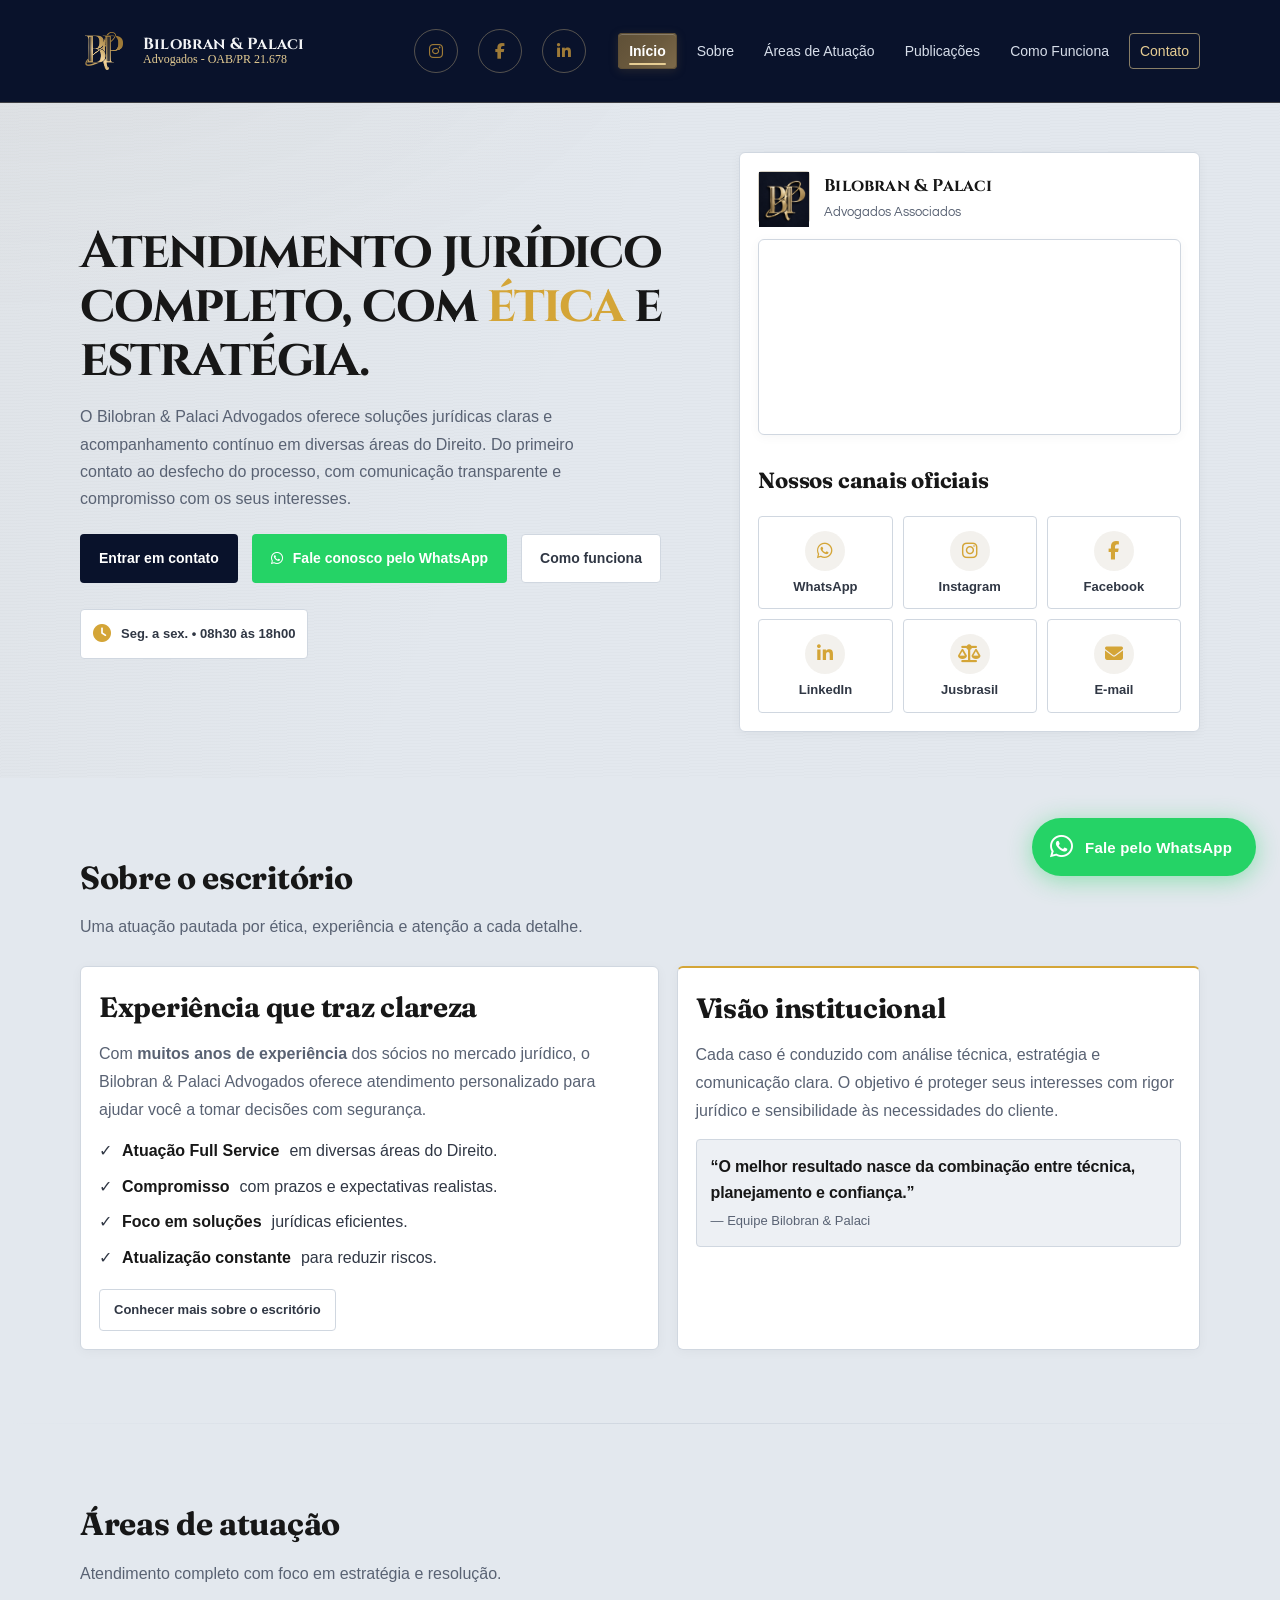
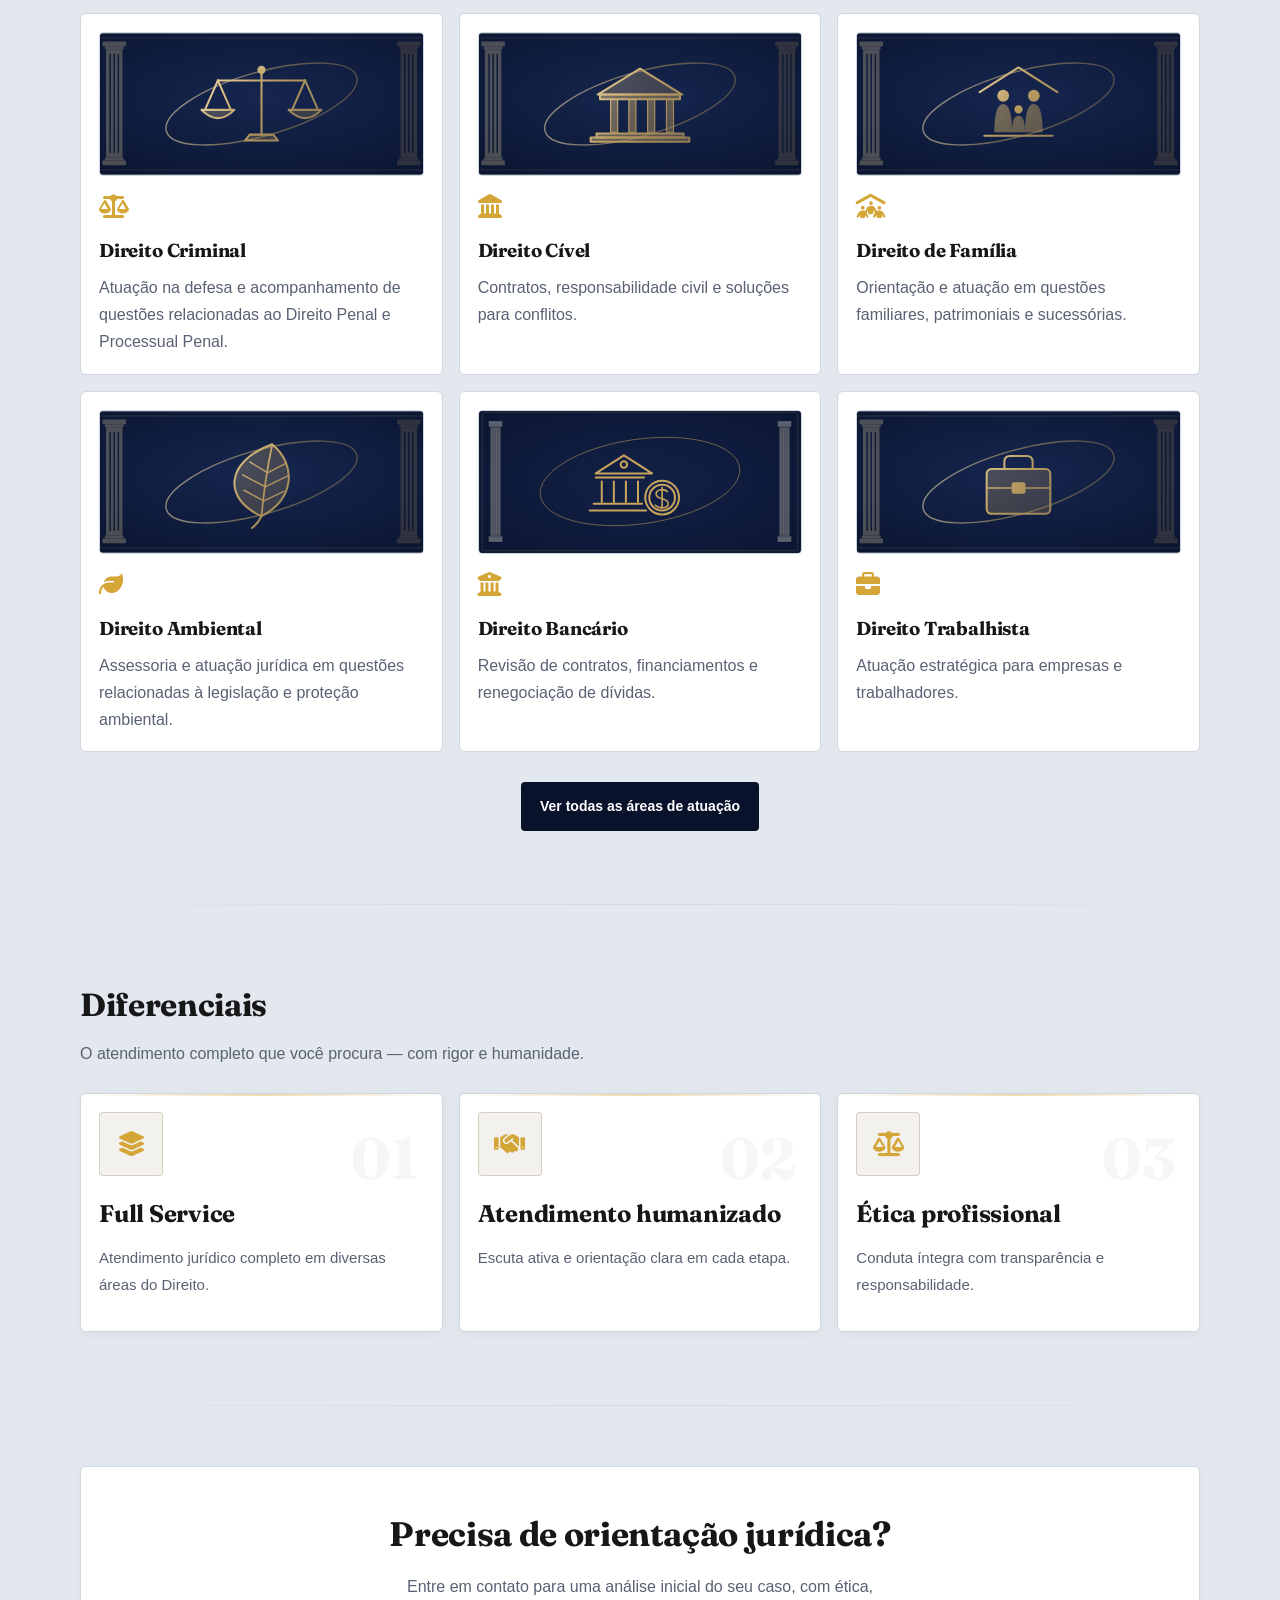
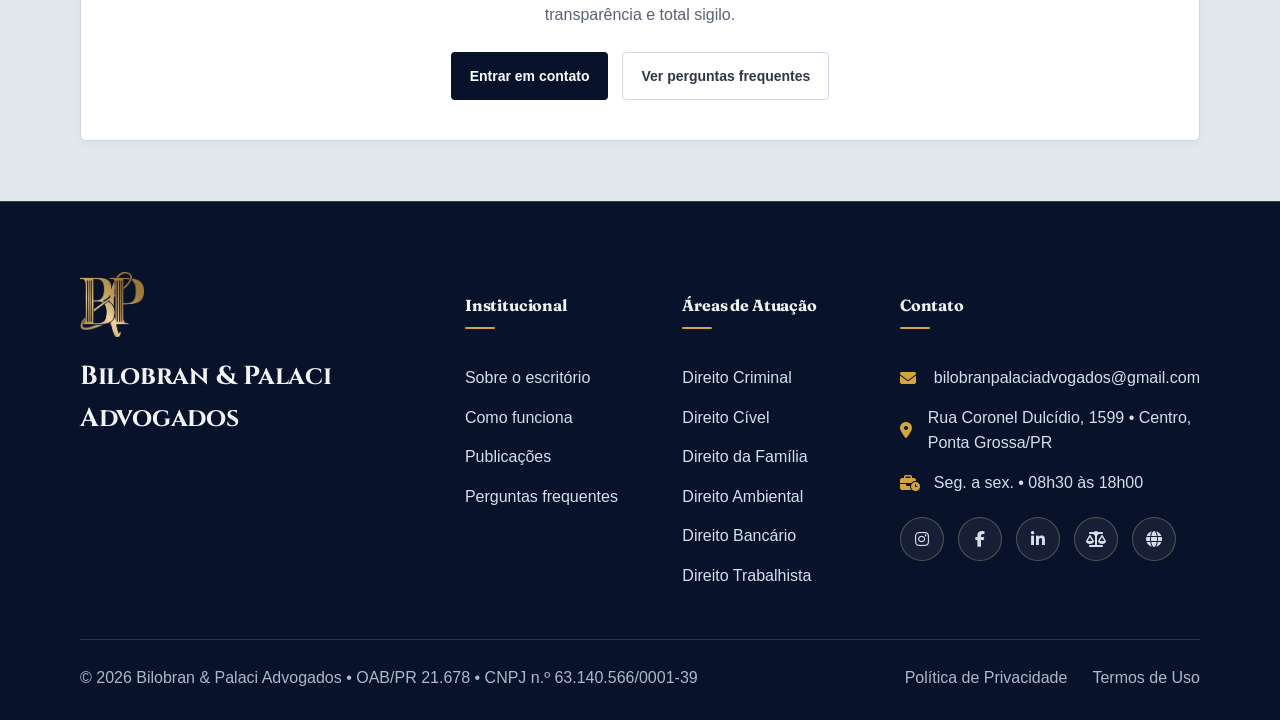
<file: index.html>
<!doctype html>
<html lang="pt-BR">
  <head>
    <meta charset="utf-8" />
    <meta name="viewport" content="width=device-width, initial-scale=1" />
    <meta
      name="description"
      content="Bilobran & Palaci Advogados — Escritório em Ponta Grossa/PR, com atuação completa em diversas áreas do Direito."
    />

    <title>Bilobran & Palaci Advogados</title>

    <link rel="icon" type="image/png" href="./assets/logoSemfundo.png" />

    <!-- SEO básico -->
    <meta name="theme-color" content="#071a3a" />

    <!-- Estilos -->
    <link rel="stylesheet" href="styles.css" />

    <!-- Fonte (fallback automático caso não carregue) -->
    <link rel="preconnect" href="https://fonts.googleapis.com" />
    <link rel="preconnect" href="https://fonts.gstatic.com" crossorigin />
    <link
      href="https://fonts.googleapis.com/css2?family=Fraunces:opsz,wght@9..144,300..900&display=swap"
      rel="stylesheet"
    />

    <!-- Font Awesome (brands) -->
    <link
      rel="stylesheet"
      href="https://cdnjs.cloudflare.com/ajax/libs/font-awesome/6.7.2/css/all.min.css"
    />

    <link rel="preconnect" href="https://fonts.googleapis.com">
<link rel="preconnect" href="https://fonts.gstatic.com" crossorigin>
<link href="https://fonts.googleapis.com/css2?family=Cinzel:wght@400..900&family=Questrial&display=swap" rel="stylesheet">
  </head>
  <body class="page-inicio">
    <a class="skip-link" href="#inicio">Pular para o conteúdo</a>

    <!-- Navbar -->
    <header class="site-header" id="topo">
      <div class="container header-inner">
        <a class="brand" href="/" aria-label="Ir para o início">
          <span class="brand-mark" aria-hidden="true">
            <div class="logo">
              <img src="./assets/logoSemfundo.png" alt="Bilobran&Palaci" />
            </div>
          </span>
          <span class="brand-text">
            <span class="brand-name">Bilobran & Palaci</span>
            <span class="brand-sub">Advogados - OAB/PR 21.678</span>
          </span>
        </a>

        <div class="header-socials" aria-label="Redes sociais">
          <a
            class="header-social"
            href="https://instagram.com/bilobranpalaciadvs"
            target="_blank"
            rel="noopener noreferrer"
            aria-label="Instagram"
          >
            <i class="fa-brands fa-instagram"></i>
          </a>
          <a
            class="header-social"
            href="https://www.facebook.com/bilobranpalaciadvs"
            target="_blank"
            rel="noopener noreferrer"
            aria-label="Facebook"
          >
            <i class="fa-brands fa-facebook-f"></i>
          </a>
          <a
            class="header-social"
            href="https://www.linkedin.com/company/bilobranpalaciadvogados"
            target="_blank"
            rel="noopener noreferrer"
            aria-label="LinkedIn"
          >
            <i class="fa-brands fa-linkedin-in"></i>
          </a>
        </div>

        <nav class="nav" aria-label="Navegação principal">
          <button
            class="nav-toggle"
            type="button"
            aria-label="Abrir menu"
            aria-expanded="false"
            aria-controls="menuMobile"
          >
            <span class="nav-toggle-icon" aria-hidden="true"></span>
          </button>

          <ul class="nav-list" id="menuMobile">
            <li><a href="/" class="active">Início</a></li>
            <li><a href="/sobre">Sobre</a></li>
            <li><a href="/areas">Áreas de Atuação</a></li>
            <li><a href="/publicacoes">Publicações</a></li>
            <li><a href="/como-funciona">Como Funciona</a></li>
            <li><a href="/contato" class="cta-link">Contato</a></li>
          </ul>
        </nav>
      </div>
    </header>

    <main id="inicio">
      <!-- HERO -->
      <section class="hero" aria-label="Apresentação">
        <div class="hero-bg" aria-hidden="true">
          <div class="paper-noise"></div>
          <div class="hero-lines"></div>
        </div>

        <div class="container hero-inner">
          <div class="hero-copy">
            <h1 class="hero-title" data-reveal>
              Atendimento jurídico completo, com
              <span class="gold">ética</span> e estratégia.
            </h1>

            <p class="hero-text" data-reveal>
              O Bilobran & Palaci Advogados oferece soluções jurídicas claras e
              acompanhamento contínuo em diversas áreas do Direito. Do primeiro
              contato ao desfecho do processo, com comunicação transparente e
              compromisso com os seus interesses.
            </p>

            <div class="hero-actions" data-reveal>
              <a class="btn btn-primary" href="/contato">Entrar em contato</a>
              <a
                class="btn-whatsapp-hero"
                href="https://api.whatsapp.com/send?phone=5542998207089"
                target="_blank"
                rel="noopener noreferrer"
                ><i class="fa-brands fa-whatsapp" aria-hidden="true"></i>Fale
                conosco pelo WhatsApp</a
              >
              <a class="btn btn-ghost" href="/como-funciona">Como funciona</a>
            </div>

            <div class="hero-meta" data-reveal>
              <div class="meta-item">
                <span class="meta-icon" aria-hidden="true"
                  ><i class="fa-solid fa-clock"></i
                ></span>
                <span class="meta-label">Seg. a sex. • 08h30 às 18h00</span>
              </div>
            </div>
          </div>

          <div class="hero-visual" data-reveal>
            <div class="firm-card" aria-label="Equipe do escritório">
              <div class="firm-card-head">
                <div class="firm-badge" aria-hidden="true">
                  <img src="./assets/logoComfundo.png">
                </div>
                <div>
                  <div class="firm-card-name">Bilobran & Palaci</div>
                  <div class="firm-card-role">Advogados Associados</div>
                </div>
              </div>

            <div class="firm-card google-map-card" aria-label="Localização do escritório no Google Maps">
  <iframe
    src="https://www.google.com/maps?q=Rua%20Coronel%20Dulc%C3%ADdio%2C%201599%2C%20Centro%2C%20Ponta%20Grossa%2C%20PR&output=embed"
    width="100%"
    height="100%"
    style="border: 0"
    allowfullscreen=""
    loading="lazy"
    referrerpolicy="no-referrer-when-downgrade"
    title="Localização do Bilobran & Palaci Advogados no Google Maps">
  </iframe>
           </div>

                <div class="contact-channels">
                  <h4 class="contact-channels-title">Nossos canais oficiais</h4>
                  <div class="channels-grid">
                    <a
                      class="channel-item"
                      href="https://api.whatsapp.com/send?phone=5542998207089"
                      target="_blank"
                      rel="noopener noreferrer"
                    >
                      <span class="channel-icon"
                        ><i class="fa-brands fa-whatsapp"></i
                      ></span>
                      <span>WhatsApp</span>
                    </a>
                    <a
                      class="channel-item"
                      href="https://instagram.com/bilobranpalaciadvs"
                      target="_blank"
                      rel="noopener noreferrer"
                    >
                      <span class="channel-icon"
                        ><i class="fa-brands fa-instagram"></i
                      ></span>
                      <span>Instagram</span>
                    </a>
                    <a
                      class="channel-item"
                      href="https://www.facebook.com/bilobranpalaciadvs"
                      target="_blank"
                      rel="noopener noreferrer"
                    >
                      <span class="channel-icon"
                        ><i class="fa-brands fa-facebook-f"></i
                      ></span>
                      <span>Facebook</span>
                    </a>
                    <a
                      class="channel-item"
                      href="https://www.linkedin.com/company/bilobranpalaciadvogados"
                      target="_blank"
                      rel="noopener noreferrer"
                    >
                      <span class="channel-icon"
                        ><i class="fa-brands fa-linkedin-in"></i
                      ></span>
                      <span>LinkedIn</span>
                    </a>
                    <a
                      class="channel-item"
                      href="https://bilobranpalaci.jusbrasil.com.br"
                      target="_blank"
                      rel="noopener noreferrer"
                    >
                      <span class="channel-icon"
                        ><i class="fa-solid fa-scale-balanced"></i
                      ></span>
                      <span>Jusbrasil</span>
                    </a>
                    <a
                      class="channel-item"
                      href="https://mail.google.com/mail/?view=cm&fs=1&to=bilobranpalaciadvogados@gmail.com"
                      target="_blank"
                      rel="noopener noreferrer"
                    >
                      <span class="channel-icon"
                        ><i class="fa-solid fa-envelope"></i
                      ></span>
                      <span>E-mail</span>
                    </a>
                  </div>
                </div>
          </div>
        </div>
      </section>

      <!-- SOBRE (resumo) -->
      <section class="section" id="sobre">
        <div class="container">
          <div class="section-head" data-reveal>
            <h2 class="section-title">Sobre o escritório</h2>
            <p class="section-sub">
              Uma atuação pautada por ética, experiência e atenção a cada
              detalhe.
            </p>
          </div>

          <div class="grid-2">
            <div class="card soft" data-reveal>
              <h3 class="card-title">Experiência que traz clareza</h3>
              <p class="card-text">
                Com <strong>muitos anos de experiência</strong> dos sócios no
                mercado jurídico, o Bilobran & Palaci Advogados
                <strong></strong> oferece atendimento personalizado para ajudar
                você a tomar decisões com segurança.
              </p>
              <ul class="checklist">
                <li>
                  <span aria-hidden="true">✓</span
                  ><b>Atuação Full Service</b> em diversas áreas do Direito.
                </li>
                <li>
                  <span aria-hidden="true">✓</span><b>Compromisso</b> com prazos
                  e expectativas realistas.
                </li>
                <li>
                  <span aria-hidden="true">✓</span
                  ><b>Foco em soluções</b> jurídicas eficientes.
                </li>
                <li>
                  <span aria-hidden="true">✓</span
                  ><b>Atualização constante</b> para reduzir riscos.
                </li>
              </ul>
              <a
                class="btn btn-ghost btn-sm"
                href="/sobre"
                style="margin-top: 18px"
                >Conhecer mais sobre o escritório</a
              >
            </div>

            <div class="card premium" data-reveal>
              <div class="premium-top">
                <h3 class="card-title">Visão institucional</h3>
              </div>

              <p class="card-text">
                Cada caso é conduzido com análise técnica, estratégia e
                comunicação clara. O objetivo é proteger seus interesses com
                rigor jurídico e sensibilidade às necessidades do cliente.
              </p>
              <div class="quote">
                <p>
                  “O melhor resultado nasce da combinação entre técnica,
                  planejamento e confiança.”
                </p>
                <span class="quote-author">— Equipe Bilobran & Palaci</span>
              </div>
            </div>
          </div>
        </div>
      </section>
      <!-- AREAS (resumo) -->
      <section class="section" id="areas">
        <div class="container">
          <div class="section-head" data-reveal>
            <h2 class="section-title">Áreas de atuação</h2>
            <p class="section-sub">
              Atendimento completo com foco em estratégia e resolução.
            </p>
          </div>

          <div class="grid-3 areas-with-media">
            <!-- 1. Direito Criminal -->
            <article class="area-card" data-reveal>
              <div class="area-media" aria-hidden="true">
                <img
                  src="./assets/direito-criminal.svg"
                  alt=""
                  loading="lazy"
                />
              </div>
              <div class="area-icon" aria-hidden="true">
                <i class="fa-solid fa-scale-balanced"></i>
              </div>
              <h3>Direito Criminal</h3>
              <p>
                Atuação na defesa e acompanhamento de questões relacionadas ao
                Direito Penal e Processual Penal.
              </p>
            </article>

            <!-- 2. Direito Cível -->
            <article class="area-card" data-reveal>
              <div class="area-media" aria-hidden="true">
                <img src="./assets/direito-civel.svg" alt="" loading="lazy" />
              </div>
              <div class="area-icon" aria-hidden="true">
                <i class="fa-solid fa-landmark"></i>
              </div>
              <h3>Direito Cível</h3>
              <p>
                Contratos, responsabilidade civil e soluções para conflitos.
              </p>
            </article>

            <!-- 3. Direito de Família -->
            <article class="area-card" data-reveal>
              <div class="area-media" aria-hidden="true">
                <img src="./assets/direito-familia.svg" alt="" loading="lazy" />
              </div>
              <div class="area-icon" aria-hidden="true">
                <i class="fa-solid fa-people-roof"></i>
              </div>
              <h3>Direito de Família</h3>
              <p>
                Orientação e atuação em questões familiares, patrimoniais e
                sucessórias.
              </p>
            </article>

            <!-- 4. Direito Ambiental -->
            <article class="area-card" data-reveal>
              <div class="area-media" aria-hidden="true">
                <img
                  src="./assets/direito-ambiental.svg"
                  alt=""
                  loading="lazy"
                />
              </div>
              <div class="area-icon" aria-hidden="true">
                <i class="fa-solid fa-leaf"></i>
              </div>
              <h3>Direito Ambiental</h3>
              <p>
                Assessoria e atuação jurídica em questões relacionadas à
                legislação e proteção ambiental.
              </p>
            </article>

            <!-- 5. Direito Bancário -->
            <article class="area-card" data-reveal>
              <div class="area-media" aria-hidden="true">
                <img src="./assets/direito-bancario.svg" alt="" loading="lazy" />
              </div>
              <div class="area-icon" aria-hidden="true">
                <i class="fa-solid fa-building-columns"></i>
              </div>
              <h3>Direito Bancário</h3>
              <p>
                Revisão de contratos, financiamentos e renegociação de dívidas.
              </p>
            </article>

            <!-- 6. Direito Trabalhista -->
            <article class="area-card" data-reveal>
              <div class="area-media" aria-hidden="true">
                <img
                  src="./assets/direito-trabalhista.svg"
                  alt=""
                  loading="lazy"
                />
              </div>
              <div class="area-icon" aria-hidden="true">
                <i class="fa-solid fa-briefcase"></i>
              </div>
              <h3>Direito Trabalhista</h3>
              <p>Atuação estratégica para empresas e trabalhadores.</p>
            </article>
          </div>

          <div class="section-cta" data-reveal>
            <a class="btn btn-primary" href="/areas">
              Ver todas as áreas de atuação
            </a>
          </div>
        </div>
      </section>

      <!-- DIFERENCIAIS -->
      <section class="section" id="diferenciais">
        <div class="container">
          <div class="section-head" data-reveal>
            <h2 class="section-title">Diferenciais</h2>
            <p class="section-sub">
              O atendimento completo que você procura — com rigor e humanidade.
            </p>
          </div>

          <div class="grid-3 dif">
            <div class="diff-item" data-reveal>
              <span class="diff-number">01</span>
              <div class="diff-icon" aria-hidden="true">
                <i class="fa-solid fa-layer-group"></i>
              </div>
              <h3>Full Service</h3>

              <p>Atendimento jurídico completo em diversas áreas do Direito.</p>
            </div>
            <div class="diff-item" data-reveal>
              <span class="diff-number">02</span>
              <div class="diff-icon" aria-hidden="true">
                <i class="fa-solid fa-handshake"></i>
              </div>
              <h3>Atendimento humanizado</h3>

              <p>Escuta ativa e orientação clara em cada etapa.</p>
            </div>
            <div class="diff-item" data-reveal>
              <span class="diff-number">03</span>
              <div class="diff-icon" aria-hidden="true">
                <i class="fa-solid fa-scale-balanced"></i>
              </div>
              <h3>Ética profissional</h3>

              <p>Conduta íntegra com transparência e responsabilidade.</p>
            </div>
          </div>
        </div>
      </section>

      <!-- CTA FINAL -->
      <section class="section cta-final" id="cta">
        <div class="container">
          <div class="cta-box" data-reveal>
            <h2>Precisa de orientação jurídica?</h2>
            <p>
              Entre em contato para uma análise inicial do seu caso, com ética,
              transparência e total sigilo.
            </p>
            <div class="cta-actions">
              <a class="btn btn-primary" href="/contato">Entrar em contato</a>
              <a class="btn btn-ghost" href="/como-funciona#faq">Ver perguntas frequentes</a>
            </div>
          </div>
        </div>
      </section>
    </main>

    <footer class="footer" aria-label="Rodapé">
      <div class="container">
        <div class="footer-top">
          <div class="footer-brand">
            <div class="footer-logo">
              <img src="./assets/logoSemfundo.png">
            </div>

            <div class="footer-title">
              <h3>Bilobran & Palaci Advogados</h3>
            </div>
          </div>

          <div class="footer-links-column">
            <h4>Institucional</h4>

            <a href="/sobre">Sobre o escritório</a>
            <a href="/como-funciona">Como funciona</a>
            <a href="/publicacoes">Publicações</a>
            <a href="/como-funciona#faq">Perguntas frequentes</a>
          </div>

          <div class="footer-links-column">
            <h4>Áreas de Atuação</h4>

            <a href="/areas">Direito Criminal</a>
            <a href="/areas">Direito Cível</a>
            <a href="/areas">Direito da Família</a>
            <a href="/areas">Direito Ambiental</a>
            <a href="/areas">Direito Bancário</a>
            <a href="/areas">Direito Trabalhista</a>
          </div>

          <div class="footer-links-column">
            <h4>Contato</h4>

            <div class="footer-info">
              <i class="fa-solid fa-envelope"></i>
              <span>bilobranpalaciadvogados@gmail.com</span>
            </div>

            <div class="footer-info">
              <i class="fa-solid fa-location-dot"></i>
              <span>Rua Coronel Dulcídio, 1599 • Centro, Ponta Grossa/PR</span>
            </div>

            <div class="footer-info">
              <i class="fa-solid fa-business-time"></i>
              <span>Seg. a sex. • 08h30 às 18h00</span>
            </div>

            <div class="socials">
              <a
                class="social"
                href="https://instagram.com/bilobranpalaciadvs"
                target="_blank"
                rel="noopener noreferrer"
                aria-label="Instagram"
              >
                <i class="fa-brands fa-instagram"></i>
              </a>

              <a
                class="social"
                href="https://www.facebook.com/bilobranpalaciadvs"
                target="_blank"
                rel="noopener noreferrer"
                aria-label="Facebook"
              >
                <i class="fa-brands fa-facebook-f"></i>
              </a>

              <a
                class="social"
                href="https://www.linkedin.com/company/bilobranpalaciadvogados"
                target="_blank"
                rel="noopener noreferrer"
                aria-label="LinkedIn"
              >
                <i class="fa-brands fa-linkedin-in"></i>
              </a>

              <a
                class="social"
                href="https://bilobranpalaci.jusbrasil.com.br"
                target="_blank"
                rel="noopener noreferrer"
                aria-label="Jusbrasil"
              >
                <i class="fa-solid fa-scale-balanced"></i>
              </a>

              <a
                class="social"
                href="https://bilobranpalaciadvogados.com.br"
                target="_blank"
                rel="noopener noreferrer"
                aria-label="Site"
              >
                <i class="fa-solid fa-globe"></i>
              </a>
            </div>
          </div>
        </div>

        <div class="footer-divider"></div>

        <div class="footer-bottom">
          <span>
            © <span id="year"></span> Bilobran & Palaci Advogados • OAB/PR 21.678 • CNPJ n.º
            63.140.566/0001-39
          </span>

          <div class="footer-bottom-links">
            <a href="#">Política de Privacidade</a>

            <a href="#">Termos de Uso</a>

            <a href="#topo" class="to-top">
              <i class="fa-solid fa-arrow-up"></i>
              Voltar ao topo
            </a>
          </div>
        </div>
      </div>
    </footer>

    <!-- WhatsApp Button -->
    <a
      class="whatsapp-float"
      href="https://api.whatsapp.com/send?phone=5542998207089"
      target="_blank"
      rel="noopener noreferrer"
      aria-label="Contato via WhatsApp"
    >
      <span aria-hidden="true" class="whatsapp-float__icon">
        <i class="fa-brands fa-whatsapp"></i>
      </span>
      <span class="whatsapp-float__label">Fale pelo WhatsApp</span>
    </a>

    <script src="./script.js" defer></script>
  </body>
</html>
</file>
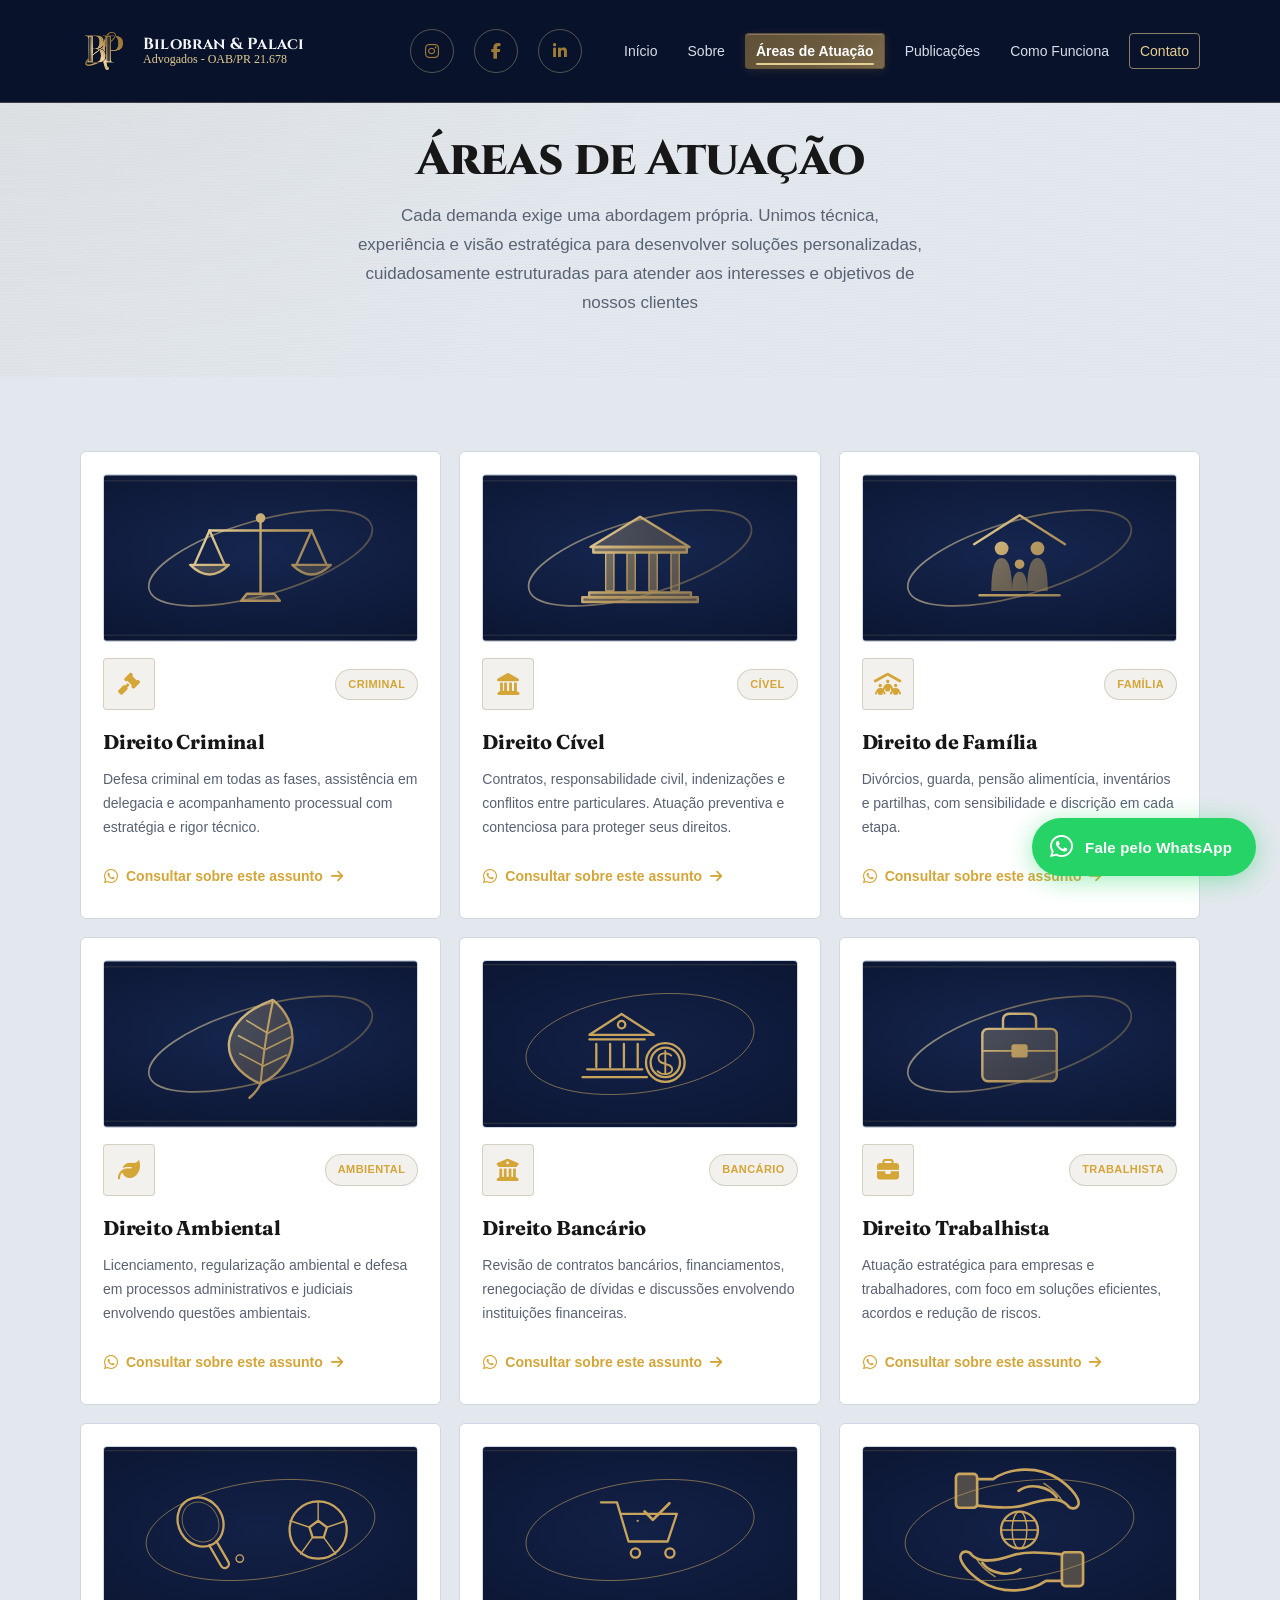
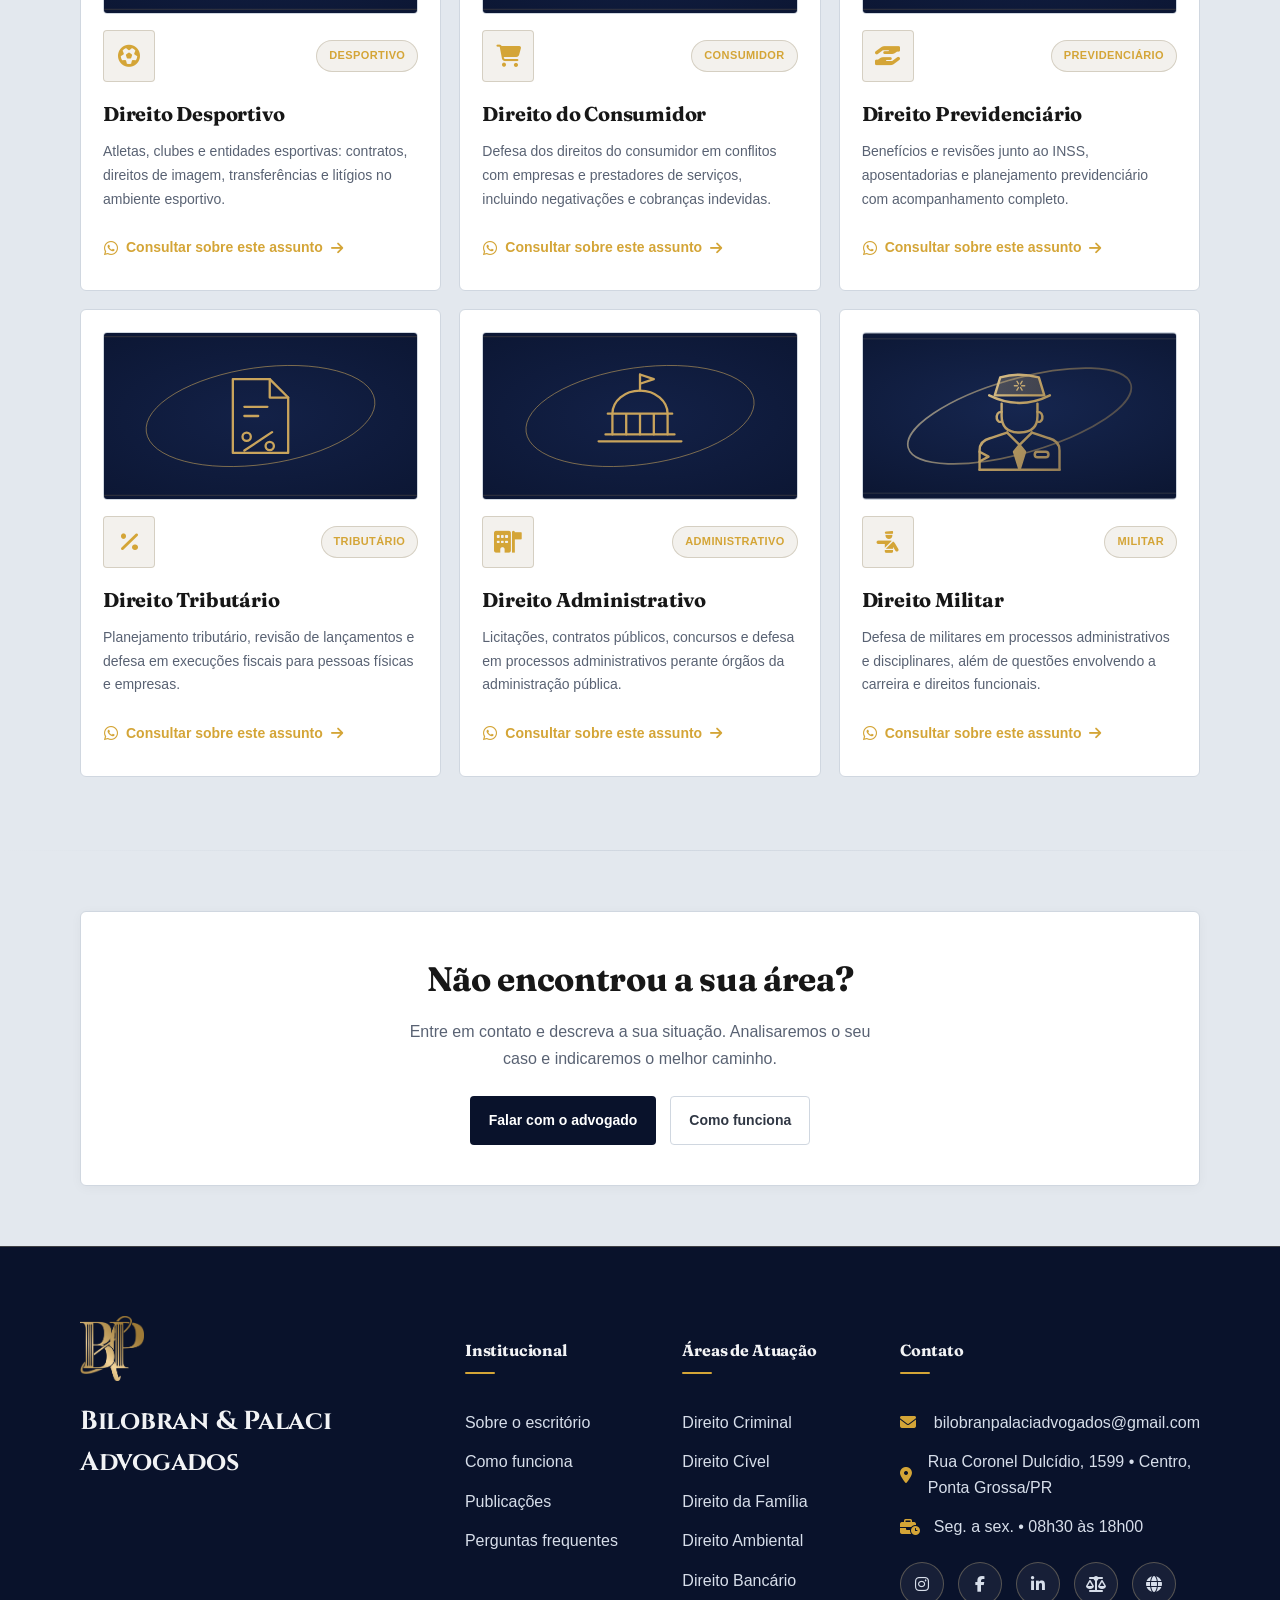
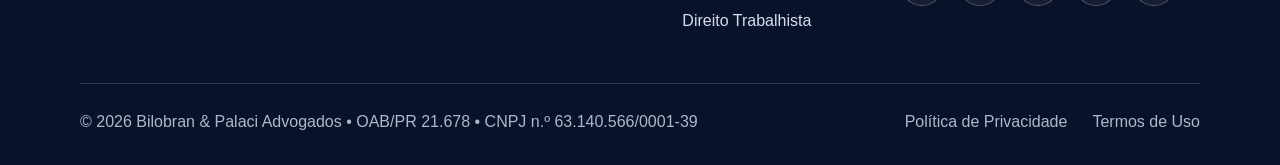
<file: areas.html>
<!doctype html>
<html lang="pt-BR">
  <head>
    <meta charset="utf-8" />
    <meta name="viewport" content="width=device-width, initial-scale=1" />
    <meta
      name="description"
      content="Conheça as áreas de atuação do Bilobran & Palaci Advogados — Direito Cível, Bancário, Trabalhista, Desportivo, do Consumidor, Previdenciário, de Família, Ambiental, Tributário, Administrativo, Militar e Criminal."
    />

    <title>Áreas de Atuação | Bilobran & Palaci Advogados</title>

    <link rel="icon" type="image/png" href="./assets/logoSemfundo.png" />

    <meta name="theme-color" content="#071a3a" />

    <link rel="stylesheet" href="./styles.css" />

    <link rel="preconnect" href="https://fonts.googleapis.com" />
    <link rel="preconnect" href="https://fonts.gstatic.com" crossorigin />
    <link
      href="https://fonts.googleapis.com/css2?family=Fraunces:opsz,wght@9..144,300..900&display=swap"
      rel="stylesheet"
    />

    <link
      rel="stylesheet"
      href="https://cdnjs.cloudflare.com/ajax/libs/font-awesome/6.7.2/css/all.min.css"
    />

    <link rel="preconnect" href="https://fonts.googleapis.com" />
    <link rel="preconnect" href="https://fonts.gstatic.com" crossorigin />
    <link
      href="https://fonts.googleapis.com/css2?family=Cinzel:wght@400..900&family=Questrial&display=swap"
      rel="stylesheet"
    />
  </head>
  <body>
    <a class="skip-link" href="#conteudo">Pular para o conteúdo</a>

    <!-- Navbar -->
    <header class="site-header" id="topo">
      <div class="container header-inner">
        <a class="brand" href="/" aria-label="Ir para o início">
          <span class="brand-mark" aria-hidden="true">
            <div class="logo">
              <img src="./assets/logoSemfundo.png" alt="Bilobran&Palaci" />
            </div>
          </span>
          <span class="brand-text">
            <span class="brand-name">Bilobran & Palaci</span>
            <span class="brand-sub">Advogados - OAB/PR 21.678</span>
          </span>
        </a>

        <div class="header-socials" aria-label="Redes sociais">
          <a
            class="header-social"
            href="https://instagram.com/bilobranpalaciadvs"
            target="_blank"
            rel="noopener noreferrer"
            aria-label="Instagram"
          >
            <i class="fa-brands fa-instagram"></i>
          </a>
          <a
            class="header-social"
            href="https://www.facebook.com/bilobranpalaciadvs"
            target="_blank"
            rel="noopener noreferrer"
            aria-label="Facebook"
          >
            <i class="fa-brands fa-facebook-f"></i>
          </a>
          <a
            class="header-social"
            href="https://www.linkedin.com/company/bilobranpalaciadvogados"
            target="_blank"
            rel="noopener noreferrer"
            aria-label="LinkedIn"
          >
            <i class="fa-brands fa-linkedin-in"></i>
          </a>
        </div>

        <nav class="nav" aria-label="Navegação principal">
          <button
            class="nav-toggle"
            type="button"
            aria-label="Abrir menu"
            aria-expanded="false"
            aria-controls="menuMobile"
          >
            <span class="nav-toggle-icon" aria-hidden="true"></span>
          </button>

          <ul class="nav-list" id="menuMobile">
            <li><a href="/">Início</a></li>
            <li><a href="/sobre">Sobre</a></li>
            <li><a href="/areas" class="active">Áreas de Atuação</a></li>
            <li><a href="/publicacoes">Publicações</a></li>
            <li><a href="/como-funciona">Como Funciona</a></li>
            <li><a href="/contato" class="cta-link">Contato</a></li>
          </ul>
        </nav>
      </div>
    </header>

    <main id="conteudo">
      <!-- Page Hero -->
      <section class="page-hero" aria-label="Áreas de atuação">
        <div class="hero-bg" aria-hidden="true">
          <div class="paper-noise"></div>
          <div class="hero-lines"></div>
        </div>

        <div class="container page-hero-inner">
          <h1 class="page-title" data-reveal>Áreas de Atuação</h1>

          <p class="page-sub" data-reveal>
            Cada demanda exige uma abordagem própria. Unimos técnica,
            experiência e visão estratégica para desenvolver soluções
            personalizadas, cuidadosamente estruturadas para atender aos
            interesses e objetivos de nossos clientes
          </p>
        </div>
      </section>

      <!-- Cards de áreas -->
      <section class="section" id="areas">
        <div class="container">
          <div class="areas-grid">
            <!-- Direito Criminal -->
            <article class="area-card-modern" data-reveal>
              <div class="area-media" aria-hidden="true">
                <img
                  src="./assets/direito-criminal.svg"
                  alt=""
                  loading="lazy"
                />
              </div>
              <div class="area-card-top">
                <div class="area-card-icon" aria-hidden="true">
                  <i class="fa-solid fa-gavel"></i>
                </div>
                <span class="area-card-tag">Criminal</span>
              </div>
              <h3>Direito Criminal</h3>
              <p>
                Defesa criminal em todas as fases, assistência em delegacia e
                acompanhamento processual com estratégia e rigor técnico.
              </p>
              <a class="area-card-link" href="/contato">
                <i class="fa-brands fa-whatsapp" aria-hidden="true"></i>
                Consultar sobre este assunto
                <i class="fa-solid fa-arrow-right" aria-hidden="true"></i>
              </a>
            </article>

            <!-- Direito Cível -->
            <article class="area-card-modern" data-reveal>
              <div class="area-media" aria-hidden="true">
                <img src="./assets/direito-civel.svg" alt="" loading="lazy" />
              </div>
              <div class="area-card-top">
                <div class="area-card-icon" aria-hidden="true">
                  <i class="fa-solid fa-landmark"></i>
                </div>
                <span class="area-card-tag">Cível</span>
              </div>
              <h3>Direito Cível</h3>
              <p>
                Contratos, responsabilidade civil, indenizações e conflitos
                entre particulares. Atuação preventiva e contenciosa para
                proteger seus direitos.
              </p>
              <a class="area-card-link" href="/contato">
                <i class="fa-brands fa-whatsapp" aria-hidden="true"></i>
                Consultar sobre este assunto
                <i class="fa-solid fa-arrow-right" aria-hidden="true"></i>
              </a>
            </article>

            <!-- Direito de Família -->
            <article class="area-card-modern" data-reveal>
              <div class="area-media" aria-hidden="true">
                <img src="./assets/direito-familia.svg" alt="" loading="lazy" />
              </div>
              <div class="area-card-top">
                <div class="area-card-icon" aria-hidden="true">
                  <i class="fa-solid fa-people-roof"></i>
                </div>
                <span class="area-card-tag">Família</span>
              </div>
              <h3>Direito de Família</h3>
              <p>
                Divórcios, guarda, pensão alimentícia, inventários e partilhas,
                com sensibilidade e discrição em cada etapa.
              </p>
              <a class="area-card-link" href="/contato">
                <i class="fa-brands fa-whatsapp" aria-hidden="true"></i>
                Consultar sobre este assunto
                <i class="fa-solid fa-arrow-right" aria-hidden="true"></i>
              </a>
            </article>

            <!-- Direito Ambiental -->
            <article class="area-card-modern" data-reveal>
              <div class="area-media" aria-hidden="true">
                <img
                  src="./assets/direito-ambiental.svg"
                  alt=""
                  loading="lazy"
                />
              </div>
              <div class="area-card-top">
                <div class="area-card-icon" aria-hidden="true">
                  <i class="fa-solid fa-leaf"></i>
                </div>
                <span class="area-card-tag">Ambiental</span>
              </div>
              <h3>Direito Ambiental</h3>
              <p>
                Licenciamento, regularização ambiental e defesa em processos
                administrativos e judiciais envolvendo questões ambientais.
              </p>
              <a class="area-card-link" href="/contato">
                <i class="fa-brands fa-whatsapp" aria-hidden="true"></i>
                Consultar sobre este assunto
                <i class="fa-solid fa-arrow-right" aria-hidden="true"></i>
              </a>
            </article>

            <!-- Direito Bancário -->
            <article class="area-card-modern" data-reveal>
              <div class="area-media" aria-hidden="true">
                <img
                  src="./assets/direito-bancario.svg"
                  alt=""
                  loading="lazy"
                />
              </div>
              <div class="area-card-top">
                <div class="area-card-icon" aria-hidden="true">
                  <i class="fa-solid fa-building-columns"></i>
                </div>
                <span class="area-card-tag">Bancário</span>
              </div>
              <h3>Direito Bancário</h3>
              <p>
                Revisão de contratos bancários, financiamentos, renegociação de
                dívidas e discussões envolvendo instituições financeiras.
              </p>
              <a class="area-card-link" href="/contato">
                <i class="fa-brands fa-whatsapp" aria-hidden="true"></i>
                Consultar sobre este assunto
                <i class="fa-solid fa-arrow-right" aria-hidden="true"></i>
              </a>
            </article>

            <!-- Direito Trabalhista -->
            <article class="area-card-modern" data-reveal>
              <div class="area-media" aria-hidden="true">
                <img
                  src="./assets/direito-trabalhista.svg"
                  alt=""
                  loading="lazy"
                />
              </div>
              <div class="area-card-top">
                <div class="area-card-icon" aria-hidden="true">
                  <i class="fa-solid fa-briefcase"></i>
                </div>
                <span class="area-card-tag">Trabalhista</span>
              </div>
              <h3>Direito Trabalhista</h3>
              <p>
                Atuação estratégica para empresas e trabalhadores, com foco em
                soluções eficientes, acordos e redução de riscos.
              </p>
              <a class="area-card-link" href="/contato">
                <i class="fa-brands fa-whatsapp" aria-hidden="true"></i>
                Consultar sobre este assunto
                <i class="fa-solid fa-arrow-right" aria-hidden="true"></i>
              </a>
            </article>

            <!-- Direito Desportivo -->
            <article class="area-card-modern" data-reveal>
              <div class="area-media" aria-hidden="true">
                <img
                  src="./assets/direito-desportivo.svg"
                  alt=""
                  loading="lazy"
                />
              </div>
              <div class="area-card-top">
                <div class="area-card-icon" aria-hidden="true">
                  <i class="fa-solid fa-futbol"></i>
                </div>
                <span class="area-card-tag">Desportivo</span>
              </div>
              <h3>Direito Desportivo</h3>
              <p>
                Atletas, clubes e entidades esportivas: contratos, direitos de
                imagem, transferências e litígios no ambiente esportivo.
              </p>
              <a class="area-card-link" href="/contato">
                <i class="fa-brands fa-whatsapp" aria-hidden="true"></i>
                Consultar sobre este assunto
                <i class="fa-solid fa-arrow-right" aria-hidden="true"></i>
              </a>
            </article>

            <!-- Direito do Consumidor -->
            <article class="area-card-modern" data-reveal>
              <div class="area-media" aria-hidden="true">
                <img
                  src="./assets/direito-consumidor.svg"
                  alt=""
                  loading="lazy"
                />
              </div>
              <div class="area-card-top">
                <div class="area-card-icon" aria-hidden="true">
                  <i class="fa-solid fa-cart-shopping"></i>
                </div>
                <span class="area-card-tag">Consumidor</span>
              </div>
              <h3>Direito do Consumidor</h3>
              <p>
                Defesa dos direitos do consumidor em conflitos com empresas e
                prestadores de serviços, incluindo negativações e cobranças
                indevidas.
              </p>
              <a class="area-card-link" href="/contato">
                <i class="fa-brands fa-whatsapp" aria-hidden="true"></i>
                Consultar sobre este assunto
                <i class="fa-solid fa-arrow-right" aria-hidden="true"></i>
              </a>
            </article>

            <!-- Direito Previdenciário -->
            <article class="area-card-modern" data-reveal>
              <div class="area-media" aria-hidden="true">
                <img
                  src="./assets/direito-previdenciario.svg"
                  alt=""
                  loading="lazy"
                />
              </div>
              <div class="area-card-top">
                <div class="area-card-icon" aria-hidden="true">
                  <i class="fa-solid fa-hand-holding-hand"></i>
                </div>
                <span class="area-card-tag">Previdenciário</span>
              </div>
              <h3>Direito Previdenciário</h3>
              <p>
                Benefícios e revisões junto ao INSS, aposentadorias e
                planejamento previdenciário com acompanhamento completo.
              </p>
              <a class="area-card-link" href="/contato">
                <i class="fa-brands fa-whatsapp" aria-hidden="true"></i>
                Consultar sobre este assunto
                <i class="fa-solid fa-arrow-right" aria-hidden="true"></i>
              </a>
            </article>

            <!-- Direito Tributário -->
            <article class="area-card-modern" data-reveal>
              <div class="area-media" aria-hidden="true">
                <img
                  src="./assets/direito-tributario.svg"
                  alt=""
                  loading="lazy"
                />
              </div>
              <div class="area-card-top">
                <div class="area-card-icon" aria-hidden="true">
                  <i class="fa-solid fa-percent"></i>
                </div>
                <span class="area-card-tag">Tributário</span>
              </div>
              <h3>Direito Tributário</h3>
              <p>
                Planejamento tributário, revisão de lançamentos e defesa em
                execuções fiscais para pessoas físicas e empresas.
              </p>
              <a class="area-card-link" href="/contato">
                <i class="fa-brands fa-whatsapp" aria-hidden="true"></i>
                Consultar sobre este assunto
                <i class="fa-solid fa-arrow-right" aria-hidden="true"></i>
              </a>
            </article>

            <!-- Direito Administrativo -->
            <article class="area-card-modern" data-reveal>
              <div class="area-media" aria-hidden="true">
                <img
                  src="./assets/direito-administrativo.svg"
                  alt=""
                  loading="lazy"
                />
              </div>
              <div class="area-card-top">
                <div class="area-card-icon" aria-hidden="true">
                  <i class="fa-solid fa-building-flag"></i>
                </div>
                <span class="area-card-tag">Administrativo</span>
              </div>
              <h3>Direito Administrativo</h3>
              <p>
                Licitações, contratos públicos, concursos e defesa em processos
                administrativos perante órgãos da administração pública.
              </p>
              <a class="area-card-link" href="/contato">
                <i class="fa-brands fa-whatsapp" aria-hidden="true"></i>
                Consultar sobre este assunto
                <i class="fa-solid fa-arrow-right" aria-hidden="true"></i>
              </a>
            </article>

            <!-- Direito Militar -->
            <article class="area-card-modern" data-reveal>
              <div class="area-media" aria-hidden="true">
                <img src="./assets/direito-militar.svg" alt="" loading="lazy" />
              </div>
              <div class="area-card-top">
                <div class="area-card-icon" aria-hidden="true">
                  <i class="fa-solid fa-person-military-pointing"></i>
                </div>
                <span class="area-card-tag">Militar</span>
              </div>
              <h3>Direito Militar</h3>
              <p>
                Defesa de militares em processos administrativos e
                disciplinares, além de questões envolvendo a carreira e direitos
                funcionais.
              </p>
              <a class="area-card-link" href="/contato">
                <i class="fa-brands fa-whatsapp" aria-hidden="true"></i>
                Consultar sobre este assunto
                <i class="fa-solid fa-arrow-right" aria-hidden="true"></i>
              </a>
            </article>
          </div>
        </div>
      </section>

      <!-- CTA -->
      <section class="section cta-final" id="cta">
        <div class="container">
          <div class="cta-box" data-reveal>
            <h2>Não encontrou a sua área?</h2>
            <p>
              Entre em contato e descreva a sua situação. Analisaremos o seu
              caso e indicaremos o melhor caminho.
            </p>
            <div class="cta-actions">
              <a class="btn btn-primary" href="/contato"
                >Falar com o advogado</a
              >
              <a class="btn btn-ghost" href="/como-funciona">Como funciona</a>
            </div>
          </div>
        </div>
      </section>
    </main>

    <footer class="footer" aria-label="Rodapé">
      <div class="container">
        <div class="footer-top">
          <div class="footer-brand">
            <div class="footer-logo">
              <img src="./assets/logoSemfundo.png" />
            </div>

            <div class="footer-title">
              <h3>Bilobran & Palaci Advogados</h3>
            </div>
          </div>

          <div class="footer-links-column">
            <h4>Institucional</h4>

            <a href="/sobre">Sobre o escritório</a>
            <a href="/como-funciona">Como funciona</a>
            <a href="/publicacoes">Publicações</a>
            <a href="/como-funciona#faq">Perguntas frequentes</a>
          </div>

          <div class="footer-links-column">
            <h4>Áreas de Atuação</h4>

            <a href="/areas">Direito Criminal</a>
            <a href="/areas">Direito Cível</a>
            <a href="/areas">Direito da Família</a>
            <a href="/areas">Direito Ambiental</a>
            <a href="/areas">Direito Bancário</a>
            <a href="/areas">Direito Trabalhista</a>
          </div>

          <div class="footer-links-column">
            <h4>Contato</h4>

            <div class="footer-info">
              <i class="fa-solid fa-envelope"></i>
              <span>bilobranpalaciadvogados@gmail.com</span>
            </div>

            <div class="footer-info">
              <i class="fa-solid fa-location-dot"></i>
              <span>Rua Coronel Dulcídio, 1599 • Centro, Ponta Grossa/PR</span>
            </div>

            <div class="footer-info">
              <i class="fa-solid fa-business-time"></i>
              <span>Seg. a sex. • 08h30 às 18h00</span>
            </div>

            <div class="socials">
              <a
                class="social"
                href="https://instagram.com/bilobranpalaciadvs"
                target="_blank"
                rel="noopener noreferrer"
                aria-label="Instagram"
              >
                <i class="fa-brands fa-instagram"></i>
              </a>

              <a
                class="social"
                href="https://www.facebook.com/bilobranpalaciadvs"
                target="_blank"
                rel="noopener noreferrer"
                aria-label="Facebook"
              >
                <i class="fa-brands fa-facebook-f"></i>
              </a>

              <a
                class="social"
                href="https://www.linkedin.com/company/bilobranpalaciadvogados"
                target="_blank"
                rel="noopener noreferrer"
                aria-label="LinkedIn"
              >
                <i class="fa-brands fa-linkedin-in"></i>
              </a>

              <a
                class="social"
                href="https://bilobranpalaci.jusbrasil.com.br"
                target="_blank"
                rel="noopener noreferrer"
                aria-label="Jusbrasil"
              >
                <i class="fa-solid fa-scale-balanced"></i>
              </a>

              <a
                class="social"
                href="https://bilobranpalaciadvogados.com.br"
                target="_blank"
                rel="noopener noreferrer"
                aria-label="Site oficial"
              >
                <i class="fa-solid fa-globe"></i>
              </a>
            </div>
          </div>
        </div>

        <div class="footer-divider"></div>

        <div class="footer-bottom">
          <span>
            © <span id="year"></span> Bilobran & Palaci Advogados • OAB/PR
            21.678 • CNPJ n.º 63.140.566/0001-39
          </span>

          <div class="footer-bottom-links">
            <a href="#">Política de Privacidade</a>

            <a href="#">Termos de Uso</a>

            <a href="#topo" class="to-top">
              <i class="fa-solid fa-arrow-up"></i>
              Voltar ao topo
            </a>
          </div>
        </div>
      </div>
    </footer>

    <!-- WhatsApp Button -->
    <a
      class="whatsapp-float"
      href="https://api.whatsapp.com/send?phone=5542998207089"
      target="_blank"
      rel="noopener noreferrer"
      aria-label="Contato via WhatsApp"
    >
      <span aria-hidden="true" class="whatsapp-float__icon">
        <i class="fa-brands fa-whatsapp"></i>
      </span>
      <span class="whatsapp-float__label">Fale pelo WhatsApp</span>
    </a>

    <script src="./script.js" defer></script>
  </body>
</html>
</file>
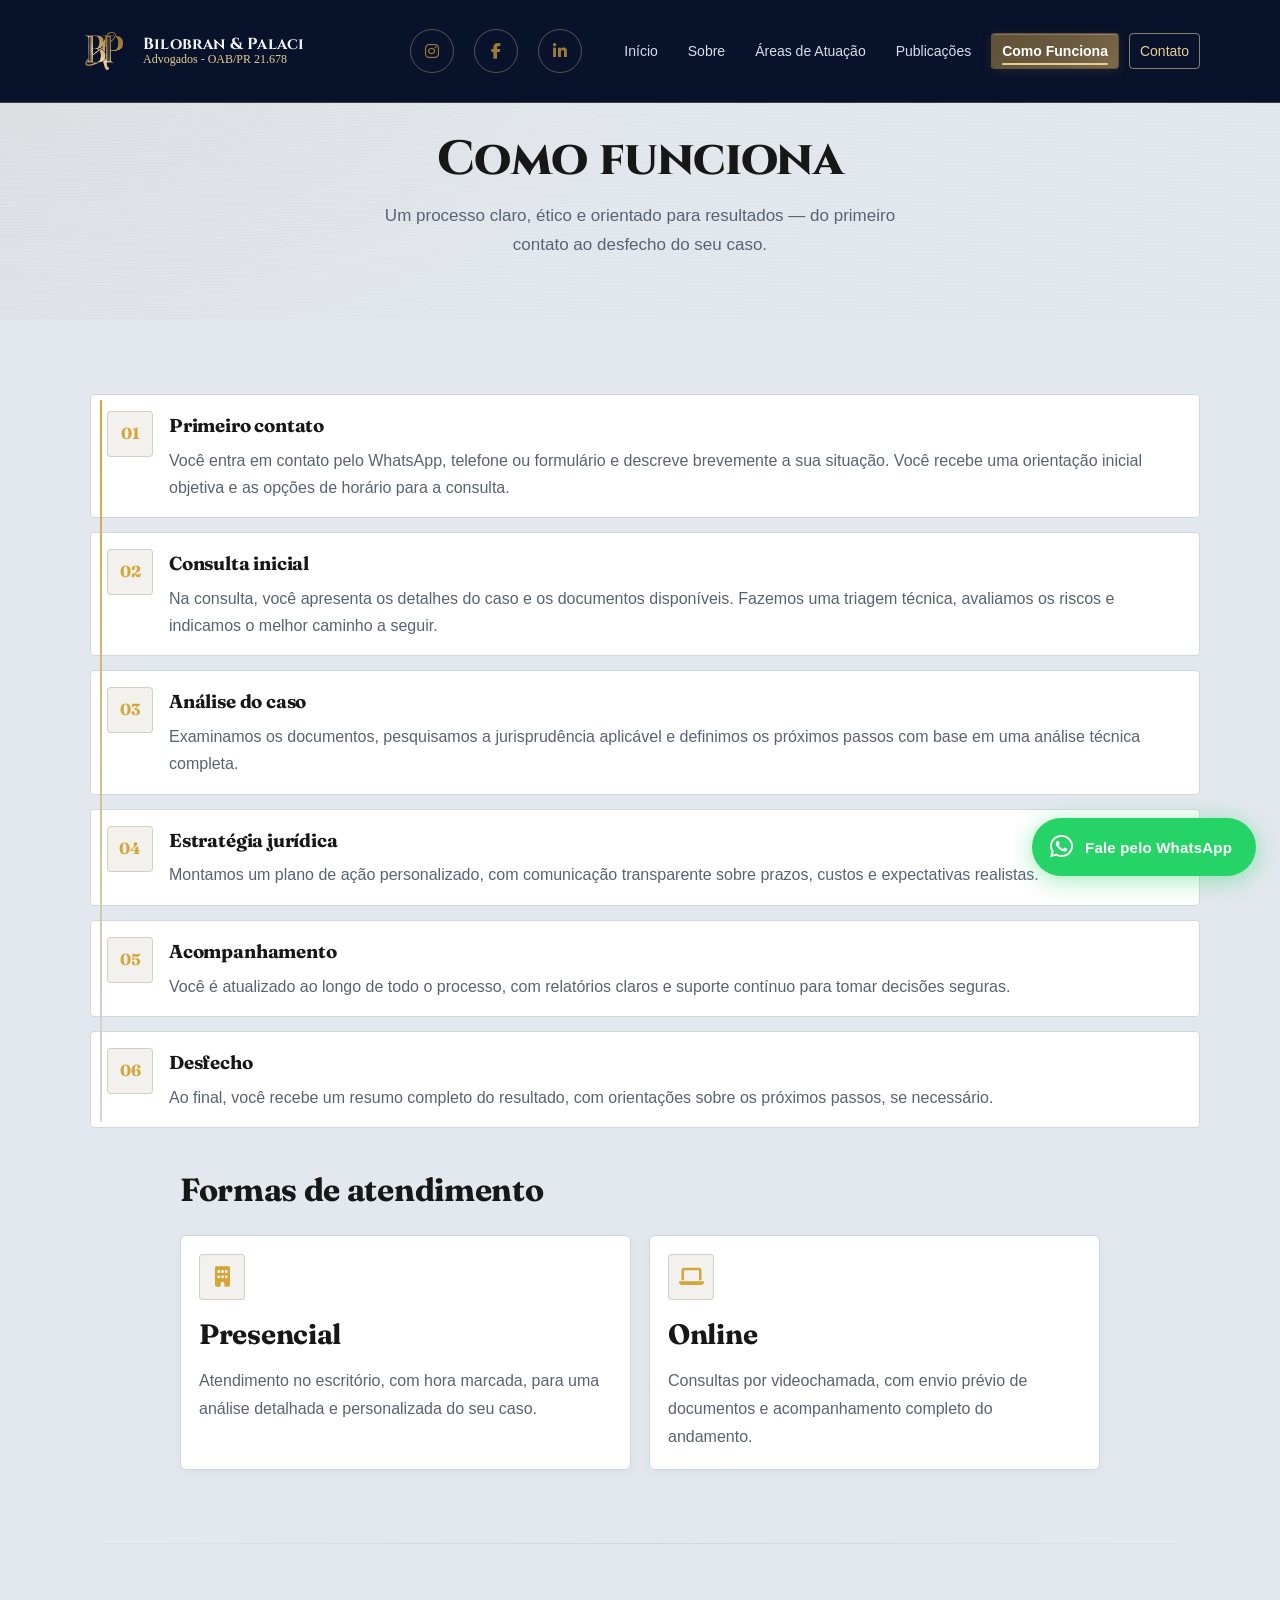
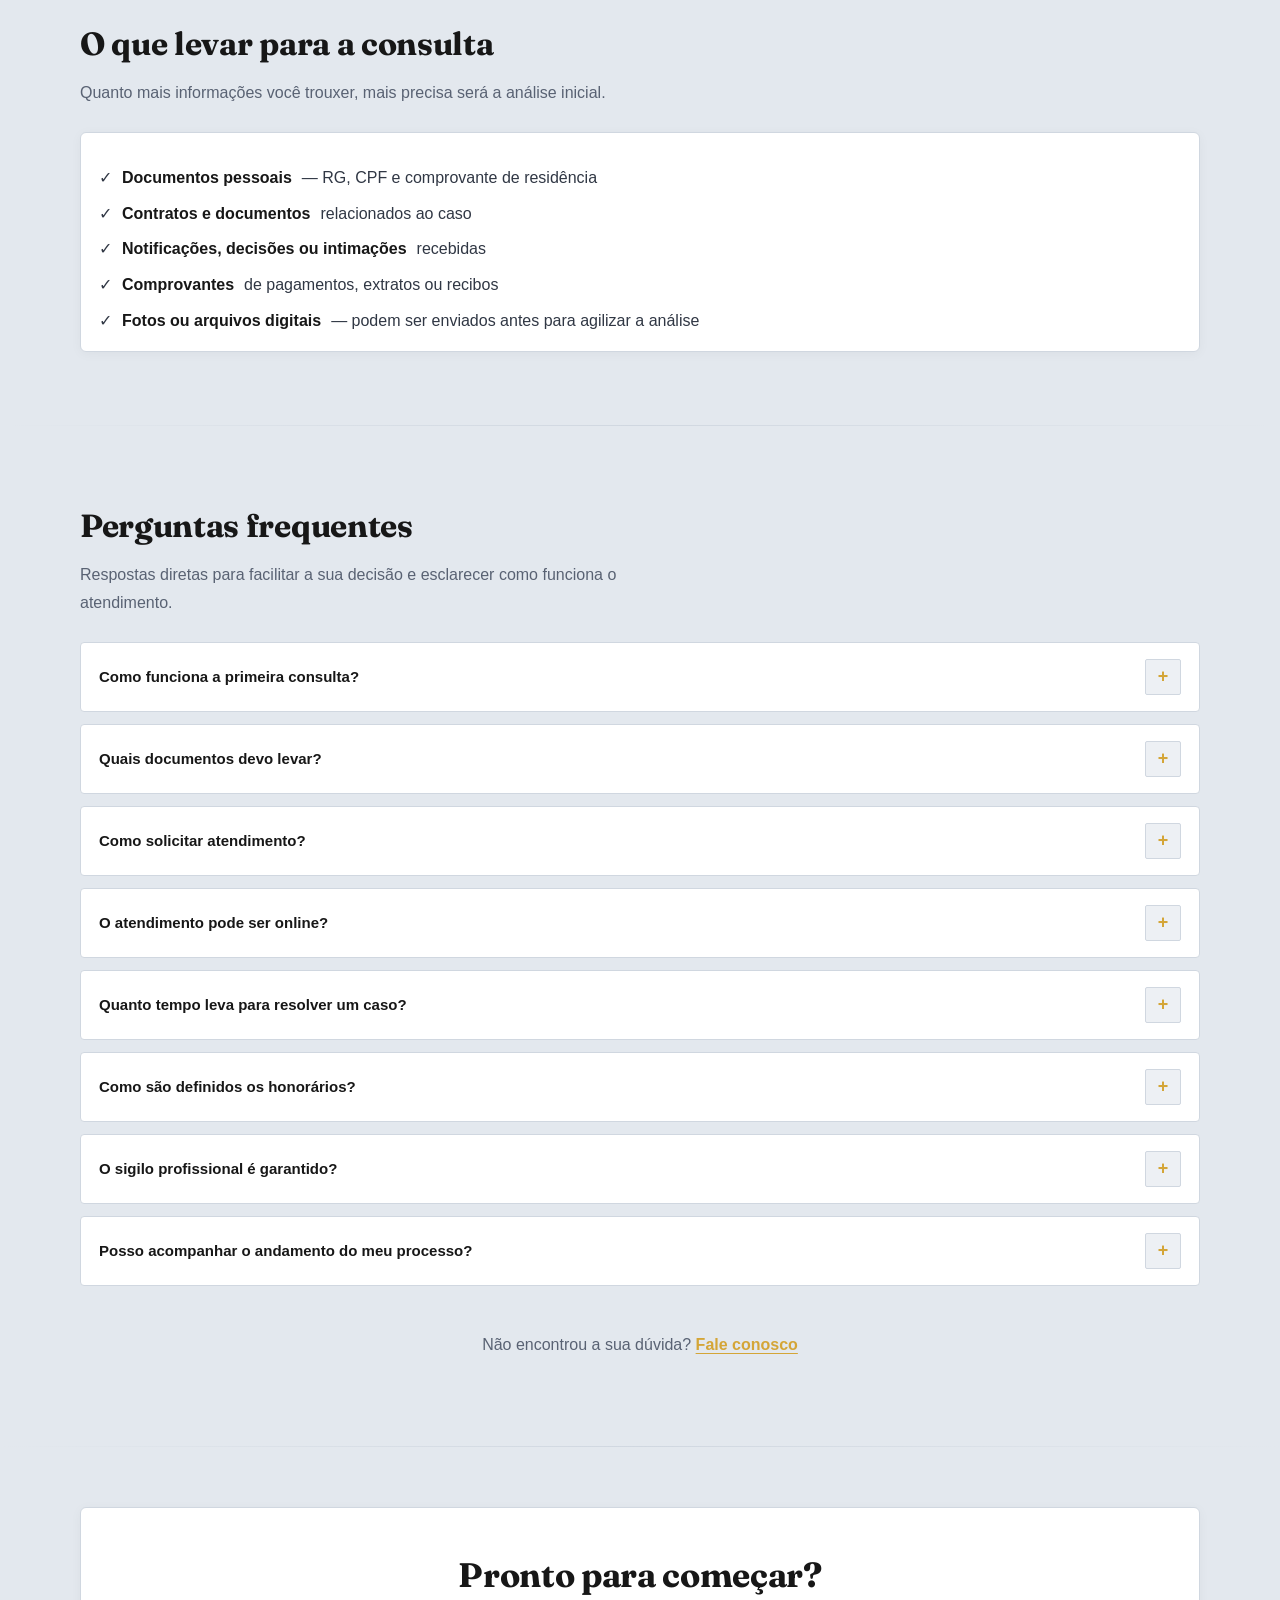
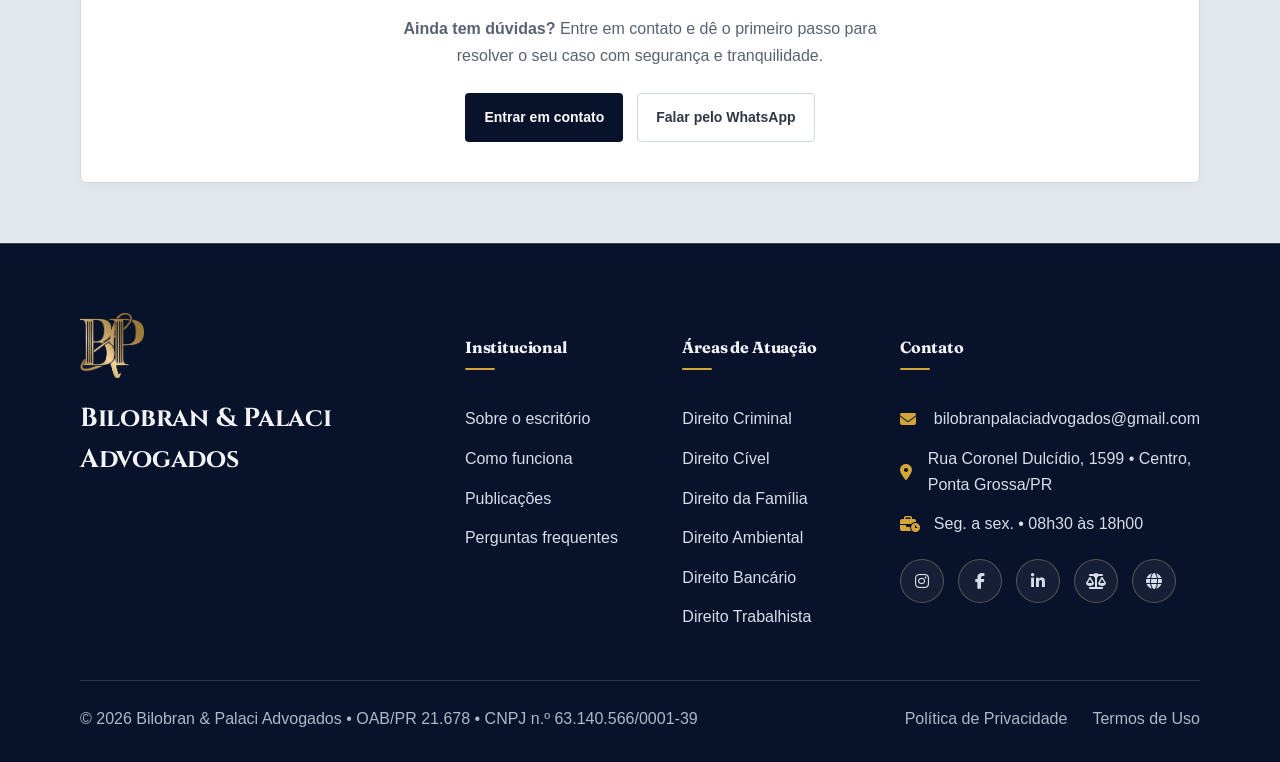
<file: como-funciona.html>
<!doctype html>
<html lang="pt-BR">
  <head>
    <meta charset="utf-8" />
    <meta name="viewport" content="width=device-width, initial-scale=1" />
    <meta
      name="description"
      content="Entenda como funciona o processo de atendimento do Bilobran & Palaci Advogados — do primeiro contato ao acompanhamento do caso."
    />

    <title>Como Funciona | Bilobran & Palaci Advogados</title>

    <link rel="icon" type="image/png" href="./assets/logoSemfundo.png" />

    <meta name="theme-color" content="#071a3a" />

    <link rel="stylesheet" href="./styles.css" />

    <link rel="preconnect" href="https://fonts.googleapis.com" />
    <link rel="preconnect" href="https://fonts.gstatic.com" crossorigin />
    <link
      href="https://fonts.googleapis.com/css2?family=Fraunces:opsz,wght@9..144,300..900&display=swap"
      rel="stylesheet"
    />

    <link
      rel="stylesheet"
      href="https://cdnjs.cloudflare.com/ajax/libs/font-awesome/6.7.2/css/all.min.css"
    />

    <link rel="preconnect" href="https://fonts.googleapis.com" />
    <link rel="preconnect" href="https://fonts.gstatic.com" crossorigin />
    <link
      href="https://fonts.googleapis.com/css2?family=Cinzel:wght@400..900&family=Questrial&display=swap"
      rel="stylesheet"
    />
  </head>
  <body>
    <a class="skip-link" href="#conteudo">Pular para o conteúdo</a>

    <!-- Navbar -->
    <header class="site-header" id="topo">
      <div class="container header-inner">
        <a class="brand" href="/" aria-label="Ir para o início">
          <span class="brand-mark" aria-hidden="true">
            <div class="logo">
              <img src="./assets/logoSemfundo.png" alt="Bilobran&Palaci" />
            </div>
          </span>
          <span class="brand-text">
            <span class="brand-name">Bilobran & Palaci</span>
            <span class="brand-sub">Advogados - OAB/PR 21.678</span>
          </span>
        </a>

        <div class="header-socials" aria-label="Redes sociais">
          <a
            class="header-social"
            href="https://instagram.com/bilobranpalaciadvs"
            target="_blank"
            rel="noopener noreferrer"
            aria-label="Instagram"
          >
            <i class="fa-brands fa-instagram"></i>
          </a>
          <a
            class="header-social"
            href="https://www.facebook.com/bilobranpalaciadvs"
            target="_blank"
            rel="noopener noreferrer"
            aria-label="Facebook"
          >
            <i class="fa-brands fa-facebook-f"></i>
          </a>
          <a
            class="header-social"
            href="https://www.linkedin.com/company/bilobranpalaciadvogados"
            target="_blank"
            rel="noopener noreferrer"
            aria-label="LinkedIn"
          >
            <i class="fa-brands fa-linkedin-in"></i>
          </a>
        </div>

        <nav class="nav" aria-label="Navegação principal">
          <button
            class="nav-toggle"
            type="button"
            aria-label="Abrir menu"
            aria-expanded="false"
            aria-controls="menuMobile"
          >
            <span class="nav-toggle-icon" aria-hidden="true"></span>
          </button>

          <ul class="nav-list" id="menuMobile">
            <li><a href="/">Início</a></li>
            <li><a href="/sobre">Sobre</a></li>
            <li><a href="/areas">Áreas de Atuação</a></li>
            <li><a href="/publicacoes">Publicações</a></li>
            <li><a href="/como-funciona" class="active">Como Funciona</a></li>
            <li><a href="/contato" class="cta-link">Contato</a></li>
          </ul>
        </nav>
      </div>
    </header>

    <main id="conteudo">
      <!-- Page Hero -->
      <section class="page-hero" aria-label="Como funciona">
        <div class="hero-bg" aria-hidden="true">
          <div class="paper-noise"></div>
          <div class="hero-lines"></div>
        </div>

        <div class="container page-hero-inner">
          <h1 class="page-title" data-reveal>Como funciona</h1>

          <p class="page-sub" data-reveal>
            Um processo claro, ético e orientado para resultados — do primeiro
            contato ao desfecho do seu caso.
          </p>
        </div>
      </section>

      <!-- Etapas -->
      <section class="section" id="etapas">
        <div class="container">
          <div class="timeline" aria-label="Etapas do atendimento">
            <div class="timeline-line" aria-hidden="true"></div>

            <div class="step" data-reveal>
              <div class="step-num">01</div>
              <div class="step-body">
                <h3>Primeiro contato</h3>
                <p>
                  Você entra em contato pelo WhatsApp, telefone ou formulário e
                  descreve brevemente a sua situação. Você recebe uma orientação
                  inicial objetiva e as opções de horário para a consulta.
                </p>
              </div>
            </div>

            <div class="step" data-reveal>
              <div class="step-num">02</div>
              <div class="step-body">
                <h3>Consulta inicial</h3>
                <p>
                  Na consulta, você apresenta os detalhes do caso e os
                  documentos disponíveis. Fazemos uma triagem técnica, avaliamos
                  os riscos e indicamos o melhor caminho a seguir.
                </p>
              </div>
            </div>

            <div class="step" data-reveal>
              <div class="step-num">03</div>
              <div class="step-body">
                <h3>Análise do caso</h3>
                <p>
                  Examinamos os documentos, pesquisamos a jurisprudência
                  aplicável e definimos os próximos passos com base em uma
                  análise técnica completa.
                </p>
              </div>
            </div>

            <div class="step" data-reveal>
              <div class="step-num">04</div>
              <div class="step-body">
                <h3>Estratégia jurídica</h3>
                <p>
                  Montamos um plano de ação personalizado, com comunicação
                  transparente sobre prazos, custos e expectativas realistas.
                </p>
              </div>
            </div>

            <div class="step" data-reveal>
              <div class="step-num">05</div>
              <div class="step-body">
                <h3>Acompanhamento</h3>
                <p>
                  Você é atualizado ao longo de todo o processo, com relatórios
                  claros e suporte contínuo para tomar decisões seguras.
                </p>
              </div>
            </div>

            <div class="step" data-reveal>
              <div class="step-num">06</div>
              <div class="step-body">
                <h3>Desfecho</h3>
                <p>
                  Ao final, você recebe um resumo completo do resultado, com
                  orientações sobre os próximos passos, se necessário.
                </p>
              </div>
            </div>
          </div>

          <div class="section-head process-modalities-head" data-reveal>
            <h2 class="section-title">Formas de atendimento</h2>
          </div>

          <div class="grid-2 process-modalities">
            <div class="card" data-reveal>
              <div class="icon-badge" aria-hidden="true">
                <i class="fa-solid fa-building"></i>
              </div>
              <h3 class="card-title" style="margin-top: 12px">Presencial</h3>
              <p class="card-text">
                Atendimento no escritório, com hora marcada, para uma análise
                detalhada e personalizada do seu caso.
              </p>
            </div>

            <div class="card" data-reveal>
              <div class="icon-badge" aria-hidden="true">
                <i class="fa-solid fa-laptop"></i>
              </div>
              <h3 class="card-title" style="margin-top: 12px">Online</h3>
              <p class="card-text">
                Consultas por videochamada, com envio prévio de documentos e
                acompanhamento completo do andamento.
              </p>
            </div>
          </div>
        </div>
      </section>

      <!-- O que levar -->
      <section class="section" id="documentos">
        <div class="container">
          <div class="section-head" data-reveal>
            <h2 class="section-title">O que levar para a consulta</h2>
            <p class="section-sub">
              Quanto mais informações você trouxer, mais precisa será a análise
              inicial.
            </p>
          </div>

          <div class="card soft" data-reveal>
            <ul class="checklist">
              <li>
                <span aria-hidden="true">✓</span><b>Documentos pessoais</b> —
                RG, CPF e comprovante de residência
              </li>
              <li>
                <span aria-hidden="true">✓</span
                ><b>Contratos e documentos</b> relacionados ao caso
              </li>
              <li>
                <span aria-hidden="true">✓</span
                ><b>Notificações, decisões ou intimações</b> recebidas
              </li>
              <li>
                <span aria-hidden="true">✓</span><b>Comprovantes</b> de
                pagamentos, extratos ou recibos
              </li>
              <li>
                <span aria-hidden="true">✓</span
                ><b>Fotos ou arquivos digitais</b> — podem ser enviados antes
                para agilizar a análise
              </li>
            </ul>
          </div>
        </div>
      </section>

      <!-- Perguntas frequentes -->
      <section class="section" id="faq">
        <div class="container">
          <div class="section-head" data-reveal>
            <h2 class="section-title">Perguntas frequentes</h2>
            <p class="section-sub">
              Respostas diretas para facilitar a sua decisão e esclarecer como
              funciona o atendimento.
            </p>
          </div>

          <div class="faq" data-reveal>
            <div class="faq-item">
              <button class="faq-q" type="button" aria-expanded="false">
                Como funciona a primeira consulta?
                <span class="faq-icon" aria-hidden="true">+</span>
              </button>
              <div class="faq-a" role="region" aria-hidden="true">
                <p>
                  Na primeira consulta, você descreve o caso e apresenta
                  documentos disponíveis. Em seguida, fazemos uma triagem
                  técnica e indicamos o melhor caminho, com prazos e próximos
                  passos.
                </p>
              </div>
            </div>

            <div class="faq-item">
              <button class="faq-q" type="button" aria-expanded="false">
                Quais documentos devo levar?
                <span class="faq-icon" aria-hidden="true">+</span>
              </button>
              <div class="faq-a" role="region" aria-hidden="true">
                <p>
                  Consulte a lista completa na seção
                  <a href="#documentos">O que levar para a consulta</a>. Caso
                  prefira, você pode enviar fotos ou arquivos antes para
                  agilizar a análise.
                </p>
              </div>
            </div>

            <div class="faq-item">
              <button class="faq-q" type="button" aria-expanded="false">
                Como solicitar atendimento?
                <span class="faq-icon" aria-hidden="true">+</span>
              </button>
              <div class="faq-a" role="region" aria-hidden="true">
                <p>
                  Entre em contato diretamente pelo WhatsApp, telefone e/ou
                  E-mail. Você receberá um retorno com opções de horário e
                  orientação inicial.
                </p>
              </div>
            </div>

            <div class="faq-item">
              <button class="faq-q" type="button" aria-expanded="false">
                O atendimento pode ser online?
                <span class="faq-icon" aria-hidden="true">+</span>
              </button>
              <div class="faq-a" role="region" aria-hidden="true">
                <p>
                  Sim. Dependendo da demanda, é possível realizar atendimento
                  online com envio prévio de documentos e acompanhamento do
                  andamento.
                </p>
              </div>
            </div>

            <div class="faq-item">
              <button class="faq-q" type="button" aria-expanded="false">
                Quanto tempo leva para resolver um caso?
                <span class="faq-icon" aria-hidden="true">+</span>
              </button>
              <div class="faq-a" role="region" aria-hidden="true">
                <p>
                  O prazo varia conforme a complexidade do caso, a área do
                  direito e o andamento processual. Na consulta inicial, você
                  recebe uma estimativa realista com base na análise técnica.
                </p>
              </div>
            </div>

            <div class="faq-item">
              <button class="faq-q" type="button" aria-expanded="false">
                Como são definidos os honorários?
                <span class="faq-icon" aria-hidden="true">+</span>
              </button>
              <div class="faq-a" role="region" aria-hidden="true">
                <p>
                  Os honorários são definidos de forma transparente e
                  individual, conforme a complexidade do caso. Você recebe uma
                  proposta clara antes de qualquer compromisso.
                </p>
              </div>
            </div>

            <div class="faq-item">
              <button class="faq-q" type="button" aria-expanded="false">
                O sigilo profissional é garantido?
                <span class="faq-icon" aria-hidden="true">+</span>
              </button>
              <div class="faq-a" role="region" aria-hidden="true">
                <p>
                  Sim. O sigilo profissional é um dever ético fundamental da
                  advocacia. Todas as informações compartilhadas são tratadas
                  com total confidencialidade.
                </p>
              </div>
            </div>

            <div class="faq-item">
              <button class="faq-q" type="button" aria-expanded="false">
                Posso acompanhar o andamento do meu processo?
                <span class="faq-icon" aria-hidden="true">+</span>
              </button>
              <div class="faq-a" role="region" aria-hidden="true">
                <p>
                  Sim. Você é atualizado ao longo de todo o processo, com
                  relatórios claros e comunicação frequente sobre cada etapa e
                  decisão importante.
                </p>
              </div>
            </div>
          </div>

          <div class="section-cta" data-reveal>
            <p class="faq-more">
              Não encontrou a sua dúvida?
              <a href="/contato">Fale conosco</a>
            </p>
          </div>
        </div>
      </section>

      <!-- CTA -->
      <section class="section cta-final" id="cta">
        <div class="container">
          <div class="cta-box" data-reveal>
            <h2>Pronto para começar?</h2>
            <p>
              <strong>Ainda tem dúvidas?</strong>
              Entre em contato e dê o primeiro passo para resolver o seu caso
              com segurança e tranquilidade.
            </p>
            <div class="cta-actions">
              <a class="btn btn-primary" href="/contato">Entrar em contato</a>
              <a
                class="btn btn-ghost"
                href="https://api.whatsapp.com/send?phone=5542998207089"
                target="_blank"
                rel="noopener noreferrer"
                >Falar pelo WhatsApp</a
              >
            </div>
          </div>
        </div>
      </section>
    </main>

    <footer class="footer" aria-label="Rodapé">
      <div class="container">
        <div class="footer-top">
          <div class="footer-brand">
            <div class="footer-logo">
              <img src="./assets/logoSemfundo.png" />
            </div>

            <div class="footer-title">
              <h3>Bilobran & Palaci Advogados</h3>
            </div>
          </div>

          <div class="footer-links-column">
            <h4>Institucional</h4>

            <a href="/sobre">Sobre o escritório</a>
            <a href="/como-funciona">Como funciona</a>
            <a href="/publicacoes">Publicações</a>
            <a href="/como-funciona#faq">Perguntas frequentes</a>
          </div>

          <div class="footer-links-column">
            <h4>Áreas de Atuação</h4>

            <a href="/areas">Direito Criminal</a>
            <a href="/areas">Direito Cível</a>
            <a href="/areas">Direito da Família</a>
            <a href="/areas">Direito Ambiental</a>
            <a href="/areas">Direito Bancário</a>
            <a href="/areas">Direito Trabalhista</a>
          </div>

          <div class="footer-links-column">
            <h4>Contato</h4>

            <div class="footer-info">
              <i class="fa-solid fa-envelope"></i>
              <span>bilobranpalaciadvogados@gmail.com</span>
            </div>

            <div class="footer-info">
              <i class="fa-solid fa-location-dot"></i>
              <span>Rua Coronel Dulcídio, 1599 • Centro, Ponta Grossa/PR</span>
            </div>

            <div class="footer-info">
              <i class="fa-solid fa-business-time"></i>
              <span>Seg. a sex. • 08h30 às 18h00</span>
            </div>

            <div class="socials">
              <a
                class="social"
                href="https://instagram.com/bilobranpalaciadvs"
                target="_blank"
                rel="noopener noreferrer"
                aria-label="Instagram"
              >
                <i class="fa-brands fa-instagram"></i>
              </a>

              <a
                class="social"
                href="https://www.facebook.com/bilobranpalaciadvs"
                target="_blank"
                rel="noopener noreferrer"
                aria-label="Facebook"
              >
                <i class="fa-brands fa-facebook-f"></i>
              </a>

              <a
                class="social"
                href="https://www.linkedin.com/company/bilobranpalaciadvogados"
                target="_blank"
                rel="noopener noreferrer"
                aria-label="LinkedIn"
              >
                <i class="fa-brands fa-linkedin-in"></i>
              </a>

              <a
                class="social"
                href="https://bilobranpalaci.jusbrasil.com.br"
                target="_blank"
                rel="noopener noreferrer"
                aria-label="Jusbrasil"
              >
                <i class="fa-solid fa-scale-balanced"></i>
              </a>

              <a
                class="social"
                href="https://bilobranpalaciadvogados.com.br"
                target="_blank"
                rel="noopener noreferrer"
                aria-label="Site oficial"
              >
                <i class="fa-solid fa-globe"></i>
              </a>
            </div>
          </div>
        </div>

        <div class="footer-divider"></div>

        <div class="footer-bottom">
          <span>
            © <span id="year"></span> Bilobran & Palaci Advogados • OAB/PR
            21.678 • CNPJ n.º 63.140.566/0001-39
          </span>

          <div class="footer-bottom-links">
            <a href="#">Política de Privacidade</a>

            <a href="#">Termos de Uso</a>

            <a href="#topo" class="to-top">
              <i class="fa-solid fa-arrow-up"></i>
              Voltar ao topo
            </a>
          </div>
        </div>
      </div>
    </footer>

    <!-- WhatsApp Button -->
    <a
      class="whatsapp-float"
      href="https://api.whatsapp.com/send?phone=5542998207089"
      target="_blank"
      rel="noopener noreferrer"
      aria-label="Contato via WhatsApp"
    >
      <span aria-hidden="true" class="whatsapp-float__icon">
        <i class="fa-brands fa-whatsapp"></i>
      </span>
      <span class="whatsapp-float__label">Fale pelo WhatsApp</span>
    </a>

    <script src="./script.js" defer></script>
  </body>
</html>
</file>
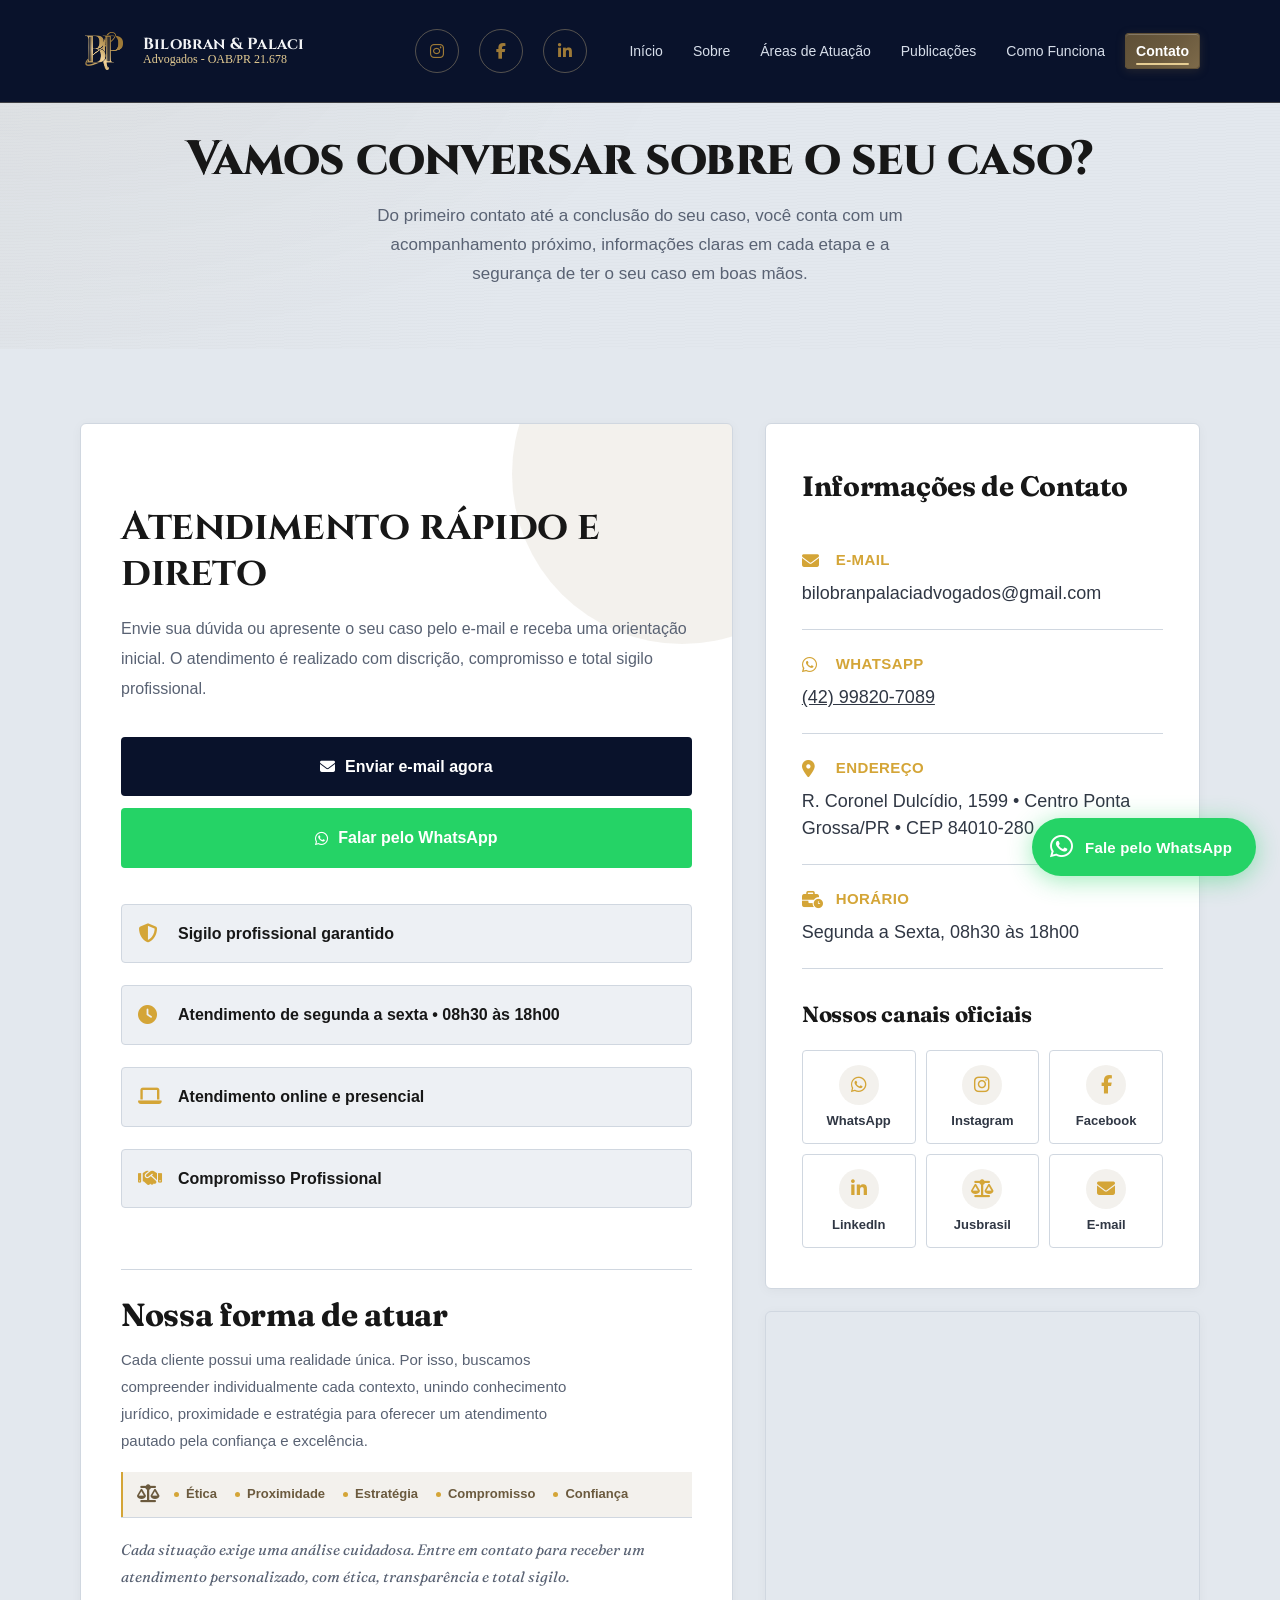
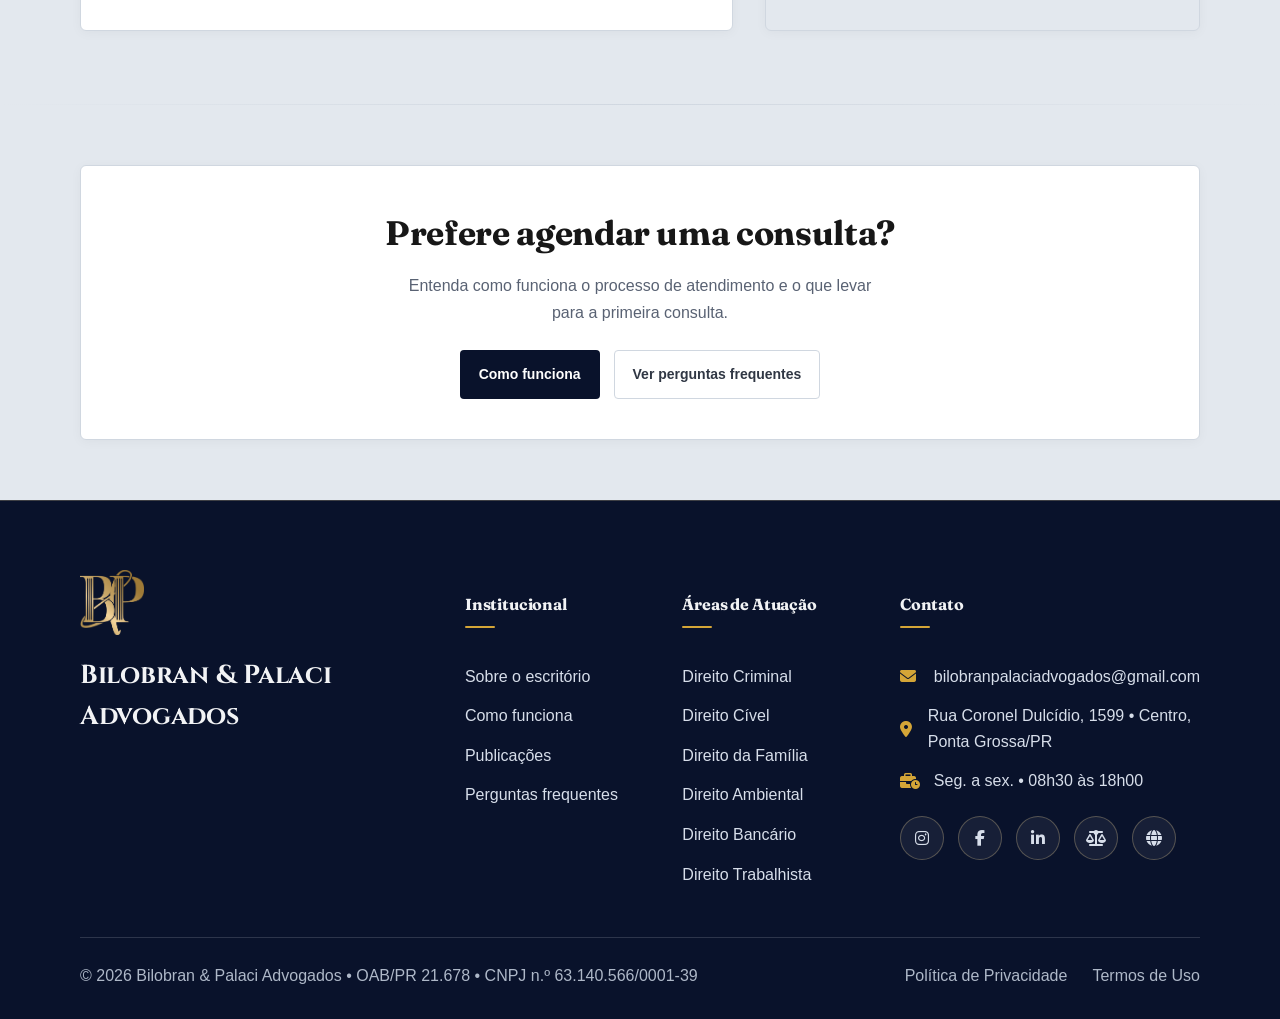
<file: contato.html>
<!doctype html>
<html lang="pt-BR">
  <head>
    <meta charset="utf-8" />
    <meta name="viewport" content="width=device-width, initial-scale=1" />
    <meta
      name="description"
      content="Entre em contato com o Bilobran & Palaci Advogados — e-mail, WhatsApp ou presencialmente em Ponta Grossa/PR."
    />

    <title>Contato | Bilobran & Palaci Advogados</title>

    <link rel="icon" type="image/png" href="./assets/logoSemfundo.png" />

    <meta name="theme-color" content="#071a3a" />

    <link rel="stylesheet" href="./styles.css" />

    <link rel="preconnect" href="https://fonts.googleapis.com" />
    <link rel="preconnect" href="https://fonts.gstatic.com" crossorigin />
    <link
      href="https://fonts.googleapis.com/css2?family=Fraunces:opsz,wght@9..144,300..900&display=swap"
      rel="stylesheet"
    />

    <link
      rel="stylesheet"
      href="https://cdnjs.cloudflare.com/ajax/libs/font-awesome/6.7.2/css/all.min.css"
    />

    <link rel="preconnect" href="https://fonts.googleapis.com" />
    <link rel="preconnect" href="https://fonts.gstatic.com" crossorigin />
    <link
      href="https://fonts.googleapis.com/css2?family=Cinzel:wght@400..900&family=Questrial&display=swap"
      rel="stylesheet"
    />
  </head>
  <body>
    <a class="skip-link" href="#conteudo">Pular para o conteúdo</a>

    <!-- Navbar -->
    <header class="site-header" id="topo">
      <div class="container header-inner">
        <a class="brand" href="/" aria-label="Ir para o início">
          <span class="brand-mark" aria-hidden="true">
            <div class="logo">
              <img src="./assets/logoSemfundo.png" alt="Bilobran&Palaci" />
            </div>
          </span>
          <span class="brand-text">
            <span class="brand-name">Bilobran & Palaci</span>
            <span class="brand-sub">Advogados - OAB/PR 21.678</span>
          </span>
        </a>

        <div class="header-socials" aria-label="Redes sociais">
          <a
            class="header-social"
            href="https://instagram.com/bilobranpalaciadvs"
            target="_blank"
            rel="noopener noreferrer"
            aria-label="Instagram"
          >
            <i class="fa-brands fa-instagram"></i>
          </a>
          <a
            class="header-social"
            href="https://www.facebook.com/bilobranpalaciadvs"
            target="_blank"
            rel="noopener noreferrer"
            aria-label="Facebook"
          >
            <i class="fa-brands fa-facebook-f"></i>
          </a>
          <a
            class="header-social"
            href="https://www.linkedin.com/company/bilobranpalaciadvogados"
            target="_blank"
            rel="noopener noreferrer"
            aria-label="LinkedIn"
          >
            <i class="fa-brands fa-linkedin-in"></i>
          </a>
        </div>

        <nav class="nav" aria-label="Navegação principal">
          <button
            class="nav-toggle"
            type="button"
            aria-label="Abrir menu"
            aria-expanded="false"
            aria-controls="menuMobile"
          >
            <span class="nav-toggle-icon" aria-hidden="true"></span>
          </button>

          <ul class="nav-list" id="menuMobile">
            <li><a href="/">Início</a></li>
            <li><a href="/sobre">Sobre</a></li>
            <li><a href="/areas">Áreas de Atuação</a></li>
            <li><a href="/publicacoes">Publicações</a></li>
            <li><a href="/como-funciona">Como Funciona</a></li>
            <li><a href="/contato" class="cta-link active">Contato</a></li>
          </ul>
        </nav>
      </div>
    </header>

    <main id="conteudo">
      <!-- Page Hero -->
      <section class="page-hero" aria-label="Contato">
        <div class="hero-bg" aria-hidden="true">
          <div class="paper-noise"></div>
          <div class="hero-lines"></div>
        </div>

        <div class="container page-hero-inner">
          <h1 class="page-title" data-reveal>
            Vamos conversar sobre o seu caso?
          </h1>

          <p class="page-sub" data-reveal>
            Do primeiro contato até a conclusão do seu caso, você conta com um
            acompanhamento próximo, informações claras em cada etapa e a
            segurança de ter o seu caso em boas mãos.
          </p>
        </div>
      </section>

      <!-- Contato -->
      <section class="section contact" id="contato">
        <div class="container">
          <div class="contact-grid">
            <!-- CTA -->
            <div class="card contact-form" data-reveal>
              <div class="contact-highlight">
                <h3>Atendimento rápido e direto</h3>

                <p>
                  Envie sua dúvida ou apresente o seu caso pelo e-mail e receba
                  uma orientação inicial. O atendimento é realizado com
                  discrição, compromisso e total sigilo profissional.
                </p>

                <a
                  class="btn btn-whatsapp"
                  href="https://mail.google.com/mail/?view=cm&fs=1&to=bilobranpalaciadvogados@gmail.com"
                  target="_blank"
                  rel="noopener noreferrer"
                >
                  <i class="fa-solid fa-envelope"></i>
                  Enviar e-mail agora
                </a>
                <a
                  class="btn btn-whatsapp"
                  href="https://api.whatsapp.com/send?phone=5542998207089"
                  target="_blank"
                  rel="noopener noreferrer"
                >
                  <i class="fa-brands fa-whatsapp"></i>
                  Falar pelo WhatsApp
                </a>
              </div>

              <div class="contact-benefits">
                <div class="benefit">
                  <i class="fa-solid fa-shield-halved"></i>
                  <span>Sigilo profissional garantido</span>
                </div>

                <div class="benefit">
                  <i class="fa-solid fa-clock"></i>
                  <span>Atendimento de segunda a sexta • 08h30 às 18h00</span>
                </div>

                <div class="benefit">
                  <i class="fa-solid fa-laptop"></i>
                  <span>Atendimento online e presencial</span>
                </div>
                <div class="benefit">
                  <i class="fa-solid fa-handshake"></i>
                  <span>Compromisso Profissional</span>
                </div>
              </div>

              <section
                class="contact-approach"
                aria-labelledby="contact-approach-title"
              >
                <h3 id="contact-approach-title">Nossa forma de atuar</h3>
                <p>
                  Cada cliente possui uma realidade única. Por isso, buscamos
                  compreender individualmente cada contexto, unindo conhecimento
                  jurídico, proximidade e estratégia para oferecer um
                  atendimento pautado pela confiança e excelência.
                </p>
                <div class="contact-approach-values">
                  <i class="fa-solid fa-scale-balanced" aria-hidden="true"></i>
                  <ul aria-label="Princípios do atendimento">
                    <li>Ética</li>
                    <li>Proximidade</li>
                    <li>Estratégia</li>
                    <li>Compromisso</li>
                    <li>Confiança</li>
                  </ul>
                </div>
                <p class="contact-approach-closing">
                  Cada situação exige uma análise cuidadosa. Entre em contato
                  para receber um atendimento personalizado, com ética,
                  transparência e total sigilo.
                </p>
              </section>
            </div>

            <!-- Informações -->
            <aside class="contact-side" data-reveal>
              <div class="side-card">
                <h3 class="side-title">Informações de Contato</h3>

                <div class="side-item">
                  <div class="side-k">
                    <i class="fa-solid fa-envelope"></i>
                    E-mail
                  </div>

                  <div class="side-v">bilobranpalaciadvogados@gmail.com</div>
                </div>

                <div class="side-item">
                  <div class="side-k">
                    <i class="fa-brands fa-whatsapp"></i>
                    WhatsApp
                  </div>

                  <div class="side-v">
                    <a
                      href="https://api.whatsapp.com/send?phone=5542998207089"
                      target="_blank"
                      rel="noopener noreferrer"
                      style="text-decoration: underline"
                      >(42) 99820-7089</a
                    >
                  </div>
                </div>

                <div class="side-item">
                  <div class="side-k">
                    <i class="fa-solid fa-location-dot"></i>
                    Endereço
                  </div>

                  <div class="side-v">
                    R. Coronel Dulcídio, 1599 • Centro Ponta Grossa/PR • CEP
                    84010-280
                  </div>
                </div>

                <div class="side-item">
                  <div class="side-k">
                    <i class="fa-solid fa-business-time"></i>
                    Horário
                  </div>

                  <div class="side-v">Segunda a Sexta, 08h30 às 18h00</div>
                </div>

                <div class="contact-channels">
                  <h4 class="contact-channels-title">Nossos canais oficiais</h4>
                  <div class="channels-grid">
                    <a
                      class="channel-item"
                      href="https://api.whatsapp.com/send?phone=5542998207089"
                      target="_blank"
                      rel="noopener noreferrer"
                    >
                      <span class="channel-icon"
                        ><i class="fa-brands fa-whatsapp"></i
                      ></span>
                      <span>WhatsApp</span>
                    </a>
                    <a
                      class="channel-item"
                      href="https://instagram.com/bilobranpalaciadvs"
                      target="_blank"
                      rel="noopener noreferrer"
                    >
                      <span class="channel-icon"
                        ><i class="fa-brands fa-instagram"></i
                      ></span>
                      <span>Instagram</span>
                    </a>
                    <a
                      class="channel-item"
                      href="https://www.facebook.com/bilobranpalaciadvs"
                      target="_blank"
                      rel="noopener noreferrer"
                    >
                      <span class="channel-icon"
                        ><i class="fa-brands fa-facebook-f"></i
                      ></span>
                      <span>Facebook</span>
                    </a>
                    <a
                      class="channel-item"
                      href="https://www.linkedin.com/company/bilobranpalaciadvogados"
                      target="_blank"
                      rel="noopener noreferrer"
                    >
                      <span class="channel-icon"
                        ><i class="fa-brands fa-linkedin-in"></i
                      ></span>
                      <span>LinkedIn</span>
                    </a>
                    <a
                      class="channel-item"
                      href="https://bilobranpalaci.jusbrasil.com.br"
                      target="_blank"
                      rel="noopener noreferrer"
                    >
                      <span class="channel-icon"
                        ><i class="fa-solid fa-scale-balanced"></i
                      ></span>
                      <span>Jusbrasil</span>
                    </a>
                    <a
                      class="channel-item"
                      href="https://mail.google.com/mail/?view=cm&fs=1&to=bilobranpalaciadvogados@gmail.com"
                      target="_blank"
                      rel="noopener noreferrer"
                    >
                      <span class="channel-icon"
                        ><i class="fa-solid fa-envelope"></i
                      ></span>
                      <span>E-mail</span>
                    </a>
                  </div>
                </div>
              </div>

              <!-- Google Maps -->
              <div class="map">
                <iframe
                  src="https://www.google.com/maps?q=Rua%20Coronel%20Dulc%C3%ADdio%2C%201599%2C%20Centro%2C%20Ponta%20Grossa%2FPR&output=embed"
                  loading="lazy"
                  allowfullscreen
                >
                </iframe>
              </div>
            </aside>
          </div>
        </div>
      </section>

      <!-- CTA -->
      <section class="section cta-final" id="cta">
        <div class="container">
          <div class="cta-box" data-reveal>
            <h2>Prefere agendar uma consulta?</h2>
            <p>
              Entenda como funciona o processo de atendimento e o que levar para
              a primeira consulta.
            </p>
            <div class="cta-actions">
              <a class="btn btn-primary" href="/como-funciona">Como funciona</a>
              <a class="btn btn-ghost" href="/como-funciona#faq"
                >Ver perguntas frequentes</a
              >
            </div>
          </div>
        </div>
      </section>
    </main>

    <footer class="footer" aria-label="Rodapé">
      <div class="container">
        <div class="footer-top">
          <div class="footer-brand">
            <div class="footer-logo">
              <img src="./assets/logoSemfundo.png" />
            </div>

            <div class="footer-title">
              <h3>Bilobran & Palaci Advogados</h3>
            </div>
          </div>

          <div class="footer-links-column">
            <h4>Institucional</h4>

            <a href="/sobre">Sobre o escritório</a>
            <a href="/como-funciona">Como funciona</a>
            <a href="/publicacoes">Publicações</a>
            <a href="/como-funciona#faq">Perguntas frequentes</a>
          </div>

          <div class="footer-links-column">
            <h4>Áreas de Atuação</h4>

            <a href="/areas">Direito Criminal</a>
            <a href="/areas">Direito Cível</a>
            <a href="/areas">Direito da Família</a>
            <a href="/areas">Direito Ambiental</a>
            <a href="/areas">Direito Bancário</a>
            <a href="/areas">Direito Trabalhista</a>
          </div>

          <div class="footer-links-column">
            <h4>Contato</h4>

            <div class="footer-info">
              <i class="fa-solid fa-envelope"></i>
              <span>bilobranpalaciadvogados@gmail.com</span>
            </div>

            <div class="footer-info">
              <i class="fa-solid fa-location-dot"></i>
              <span>Rua Coronel Dulcídio, 1599 • Centro, Ponta Grossa/PR</span>
            </div>

            <div class="footer-info">
              <i class="fa-solid fa-business-time"></i>
              <span>Seg. a sex. • 08h30 às 18h00</span>
            </div>

            <div class="socials">
              <a
                class="social"
                href="https://instagram.com/bilobranpalaciadvs"
                target="_blank"
                rel="noopener noreferrer"
                aria-label="Instagram"
              >
                <i class="fa-brands fa-instagram"></i>
              </a>

              <a
                class="social"
                href="https://www.facebook.com/bilobranpalaciadvs"
                target="_blank"
                rel="noopener noreferrer"
                aria-label="Facebook"
              >
                <i class="fa-brands fa-facebook-f"></i>
              </a>

              <a
                class="social"
                href="https://www.linkedin.com/company/bilobranpalaciadvogados"
                target="_blank"
                rel="noopener noreferrer"
                aria-label="LinkedIn"
              >
                <i class="fa-brands fa-linkedin-in"></i>
              </a>

              <a
                class="social"
                href="https://bilobranpalaci.jusbrasil.com.br"
                target="_blank"
                rel="noopener noreferrer"
                aria-label="Jusbrasil"
              >
                <i class="fa-solid fa-scale-balanced"></i>
              </a>

              <a
                class="social"
                href="https://bilobranpalaciadvogados.com.br"
                target="_blank"
                rel="noopener noreferrer"
                aria-label="Site oficial"
              >
                <i class="fa-solid fa-globe"></i>
              </a>
            </div>
          </div>
        </div>

        <div class="footer-divider"></div>

        <div class="footer-bottom">
          <span>
            © <span id="year"></span> Bilobran & Palaci Advogados • OAB/PR
            21.678 • CNPJ n.º 63.140.566/0001-39
          </span>

          <div class="footer-bottom-links">
            <a href="#">Política de Privacidade</a>

            <a href="#">Termos de Uso</a>

            <a href="#topo" class="to-top">
              <i class="fa-solid fa-arrow-up"></i>
              Voltar ao topo
            </a>
          </div>
        </div>
      </div>
    </footer>

    <!-- WhatsApp Button -->
    <a
      class="whatsapp-float"
      href="https://api.whatsapp.com/send?phone=5542998207089"
      target="_blank"
      rel="noopener noreferrer"
      aria-label="Contato via WhatsApp"
    >
      <span aria-hidden="true" class="whatsapp-float__icon">
        <i class="fa-brands fa-whatsapp"></i>
      </span>
      <span class="whatsapp-float__label">Fale pelo WhatsApp</span>
    </a>

    <script src="./script.js" defer></script>
  </body>
</html>
</file>
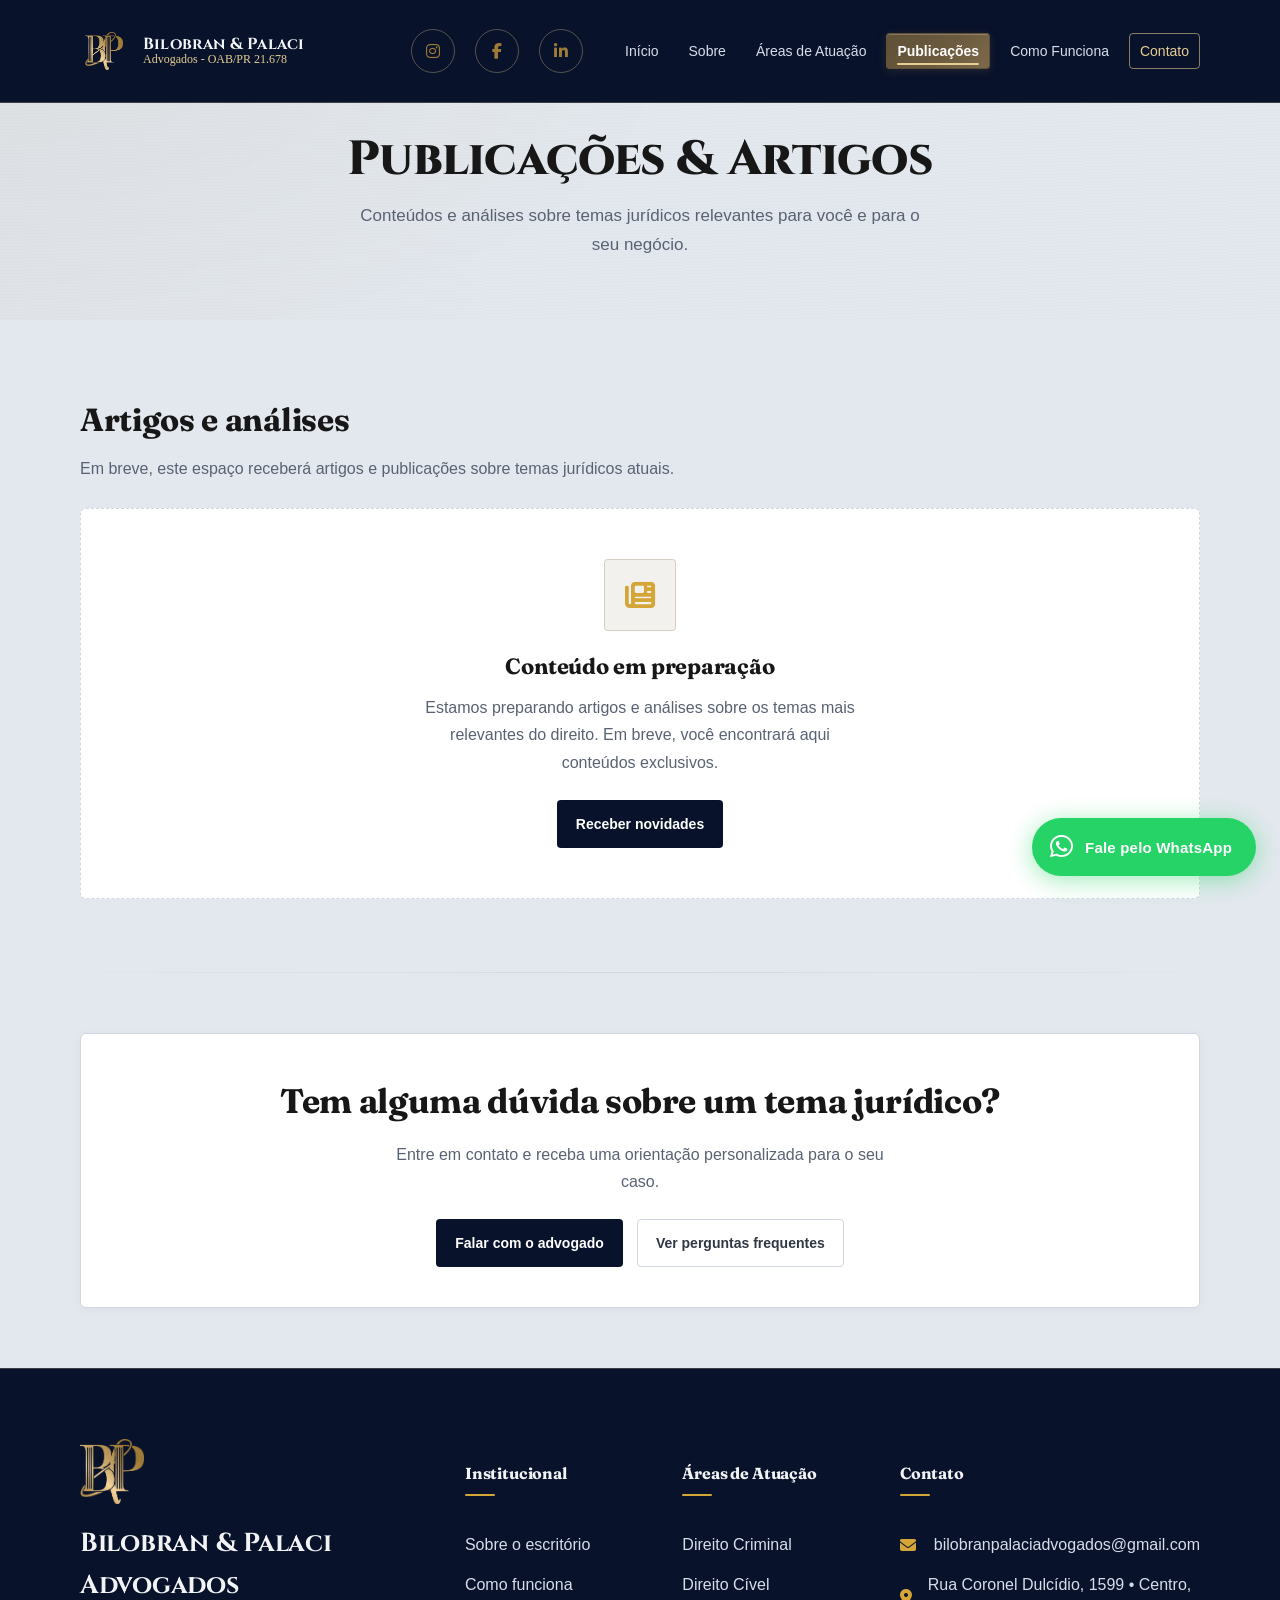
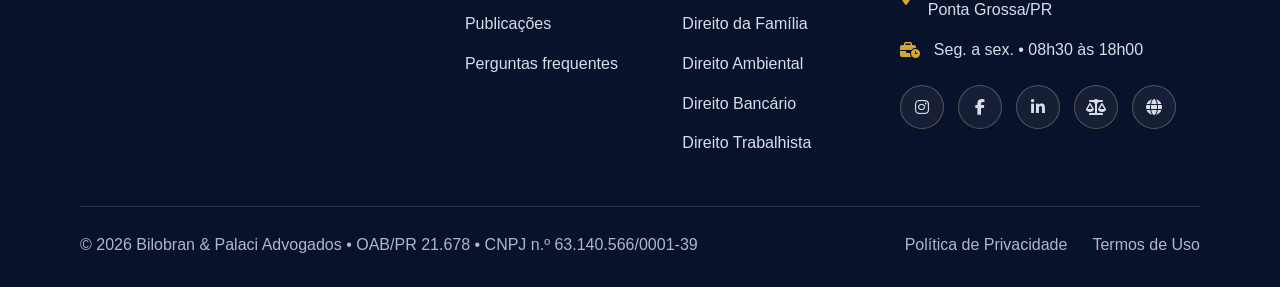
<file: publicacoes.html>
<!doctype html>
<html lang="pt-BR">
  <head>
    <meta charset="utf-8" />
    <meta name="viewport" content="width=device-width, initial-scale=1" />
    <meta
      name="description"
      content="Publicações e artigos jurídicos do Bilobran & Palaci Advogados — conteúdos sobre as diferentes áreas do Direito."
    />

    <title>Publicações | Bilobran & Palaci Advogados</title>

    <link rel="icon" type="image/png" href="./assets/logoSemfundo.png" />

    <meta name="theme-color" content="#071a3a" />

    <link rel="stylesheet" href="./styles.css" />

    <link rel="preconnect" href="https://fonts.googleapis.com" />
    <link rel="preconnect" href="https://fonts.gstatic.com" crossorigin />
    <link
      href="https://fonts.googleapis.com/css2?family=Fraunces:opsz,wght@9..144,300..900&display=swap"
      rel="stylesheet"
    />

    <link
      rel="stylesheet"
      href="https://cdnjs.cloudflare.com/ajax/libs/font-awesome/6.7.2/css/all.min.css"
    />

    <link rel="preconnect" href="https://fonts.googleapis.com" />
    <link rel="preconnect" href="https://fonts.gstatic.com" crossorigin />
    <link
      href="https://fonts.googleapis.com/css2?family=Cinzel:wght@400..900&family=Questrial&display=swap"
      rel="stylesheet"
    />
  </head>
  <body>
    <a class="skip-link" href="#conteudo">Pular para o conteúdo</a>

    <!-- Navbar -->
    <header class="site-header" id="topo">
      <div class="container header-inner">
        <a class="brand" href="/" aria-label="Ir para o início">
          <span class="brand-mark" aria-hidden="true">
            <div class="logo">
              <img src="./assets/logoSemfundo.png" alt="Bilobran&Palaci" />
            </div>
          </span>
          <span class="brand-text">
            <span class="brand-name">Bilobran & Palaci</span>
            <span class="brand-sub">Advogados - OAB/PR 21.678</span>
          </span>
        </a>

        <div class="header-socials" aria-label="Redes sociais">
          <a
            class="header-social"
            href="https://instagram.com/bilobranpalaciadvs"
            target="_blank"
            rel="noopener noreferrer"
            aria-label="Instagram"
          >
            <i class="fa-brands fa-instagram"></i>
          </a>
          <a
            class="header-social"
            href="https://www.facebook.com/bilobranpalaciadvs"
            target="_blank"
            rel="noopener noreferrer"
            aria-label="Facebook"
          >
            <i class="fa-brands fa-facebook-f"></i>
          </a>
          <a
            class="header-social"
            href="https://www.linkedin.com/company/bilobranpalaciadvogados"
            target="_blank"
            rel="noopener noreferrer"
            aria-label="LinkedIn"
          >
            <i class="fa-brands fa-linkedin-in"></i>
          </a>
        </div>

        <nav class="nav" aria-label="Navegação principal">
          <button
            class="nav-toggle"
            type="button"
            aria-label="Abrir menu"
            aria-expanded="false"
            aria-controls="menuMobile"
          >
            <span class="nav-toggle-icon" aria-hidden="true"></span>
          </button>

          <ul class="nav-list" id="menuMobile">
            <li><a href="/">Início</a></li>
            <li><a href="/sobre">Sobre</a></li>
            <li><a href="/areas">Áreas de Atuação</a></li>
            <li><a href="/publicacoes" class="active">Publicações</a></li>
            <li><a href="/como-funciona">Como Funciona</a></li>
            <li><a href="/contato" class="cta-link">Contato</a></li>
          </ul>
        </nav>
      </div>
    </header>

    <main id="conteudo">
      <!-- Page Hero -->
      <section class="page-hero" aria-label="Publicações">
        <div class="hero-bg" aria-hidden="true">
          <div class="paper-noise"></div>
          <div class="hero-lines"></div>
        </div>

        <div class="container page-hero-inner">
          <h1 class="page-title" data-reveal>Publicações & Artigos</h1>

          <p class="page-sub" data-reveal>
            Conteúdos e análises sobre temas jurídicos relevantes para você e
            para o seu negócio.
          </p>
        </div>
      </section>

      <!-- Publicações -->
      <section class="section" id="publicacoes">
        <div class="container">
          <div class="section-head" data-reveal>
            <h2 class="section-title">Artigos e análises</h2>
            <p class="section-sub">
              Em breve, este espaço receberá artigos e publicações sobre temas
              jurídicos atuais.
            </p>
          </div>

          <div class="pub-empty" data-reveal>
            <div class="pub-empty-icon" aria-hidden="true">
              <i class="fa-solid fa-newspaper"></i>
            </div>
            <h3>Conteúdo em preparação</h3>
            <p>
              Estamos preparando artigos e análises sobre os temas mais
              relevantes do direito. Em breve, você encontrará aqui conteúdos
              exclusivos.
            </p>
            <a class="btn btn-primary" href="/contato">Receber novidades</a>
          </div>
        </div>
      </section>

      <!-- CTA -->
      <section class="section cta-final" id="cta">
        <div class="container">
          <div class="cta-box" data-reveal>
            <h2>Tem alguma dúvida sobre um tema jurídico?</h2>
            <p>
              Entre em contato e receba uma orientação personalizada para o seu
              caso.
            </p>
            <div class="cta-actions">
              <a class="btn btn-primary" href="/contato"
                >Falar com o advogado</a
              >
              <a class="btn btn-ghost" href="/como-funciona#faq"
                >Ver perguntas frequentes</a
              >
            </div>
          </div>
        </div>
      </section>
    </main>

    <footer class="footer" aria-label="Rodapé">
      <div class="container">
        <div class="footer-top">
          <div class="footer-brand">
            <div class="footer-logo">
              <img src="./assets/logoSemfundo.png" />
            </div>

            <div class="footer-title">
              <h3>Bilobran & Palaci Advogados</h3>
            </div>
          </div>

          <div class="footer-links-column">
            <h4>Institucional</h4>

            <a href="/sobre">Sobre o escritório</a>
            <a href="/como-funciona">Como funciona</a>
            <a href="/publicacoes">Publicações</a>
            <a href="/como-funciona#faq">Perguntas frequentes</a>
          </div>

          <div class="footer-links-column">
            <h4>Áreas de Atuação</h4>

            <a href="/areas">Direito Criminal</a>
            <a href="/areas">Direito Cível</a>
            <a href="/areas">Direito da Família</a>
            <a href="/areas">Direito Ambiental</a>
            <a href="/areas">Direito Bancário</a>
            <a href="/areas">Direito Trabalhista</a>
          </div>

          <div class="footer-links-column">
            <h4>Contato</h4>

            <div class="footer-info">
              <i class="fa-solid fa-envelope"></i>
              <span>bilobranpalaciadvogados@gmail.com</span>
            </div>

            <div class="footer-info">
              <i class="fa-solid fa-location-dot"></i>
              <span>Rua Coronel Dulcídio, 1599 • Centro, Ponta Grossa/PR</span>
            </div>

            <div class="footer-info">
              <i class="fa-solid fa-business-time"></i>
              <span>Seg. a sex. • 08h30 às 18h00</span>
            </div>

            <div class="socials">
              <a
                class="social"
                href="https://instagram.com/bilobranpalaciadvs"
                target="_blank"
                rel="noopener noreferrer"
                aria-label="Instagram"
              >
                <i class="fa-brands fa-instagram"></i>
              </a>

              <a
                class="social"
                href="https://www.facebook.com/bilobranpalaciadvs"
                target="_blank"
                rel="noopener noreferrer"
                aria-label="Facebook"
              >
                <i class="fa-brands fa-facebook-f"></i>
              </a>

              <a
                class="social"
                href="https://www.linkedin.com/company/bilobranpalaciadvogados"
                target="_blank"
                rel="noopener noreferrer"
                aria-label="LinkedIn"
              >
                <i class="fa-brands fa-linkedin-in"></i>
              </a>

              <a
                class="social"
                href="https://bilobranpalaci.jusbrasil.com.br"
                target="_blank"
                rel="noopener noreferrer"
                aria-label="Jusbrasil"
              >
                <i class="fa-solid fa-scale-balanced"></i>
              </a>

              <a
                class="social"
                href="https://bilobranpalaciadvogados.com.br"
                target="_blank"
                rel="noopener noreferrer"
                aria-label="Site oficial"
              >
                <i class="fa-solid fa-globe"></i>
              </a>
            </div>
          </div>
        </div>

        <div class="footer-divider"></div>

        <div class="footer-bottom">
          <span>
            © <span id="year"></span> Bilobran & Palaci Advogados • OAB/PR
            21.678 • CNPJ n.º 63.140.566/0001-39
          </span>

          <div class="footer-bottom-links">
            <a href="#">Política de Privacidade</a>

            <a href="#">Termos de Uso</a>

            <a href="#topo" class="to-top">
              <i class="fa-solid fa-arrow-up"></i>
              Voltar ao topo
            </a>
          </div>
        </div>
      </div>
    </footer>

    <!-- WhatsApp Button -->
    <a
      class="whatsapp-float"
      href="https://api.whatsapp.com/send?phone=5542998207089"
      target="_blank"
      rel="noopener noreferrer"
      aria-label="Contato via WhatsApp"
    >
      <span aria-hidden="true" class="whatsapp-float__icon">
        <i class="fa-brands fa-whatsapp"></i>
      </span>
      <span class="whatsapp-float__label">Fale pelo WhatsApp</span>
    </a>

    <script src="./script.js" defer></script>
  </body>
</html>
</file>
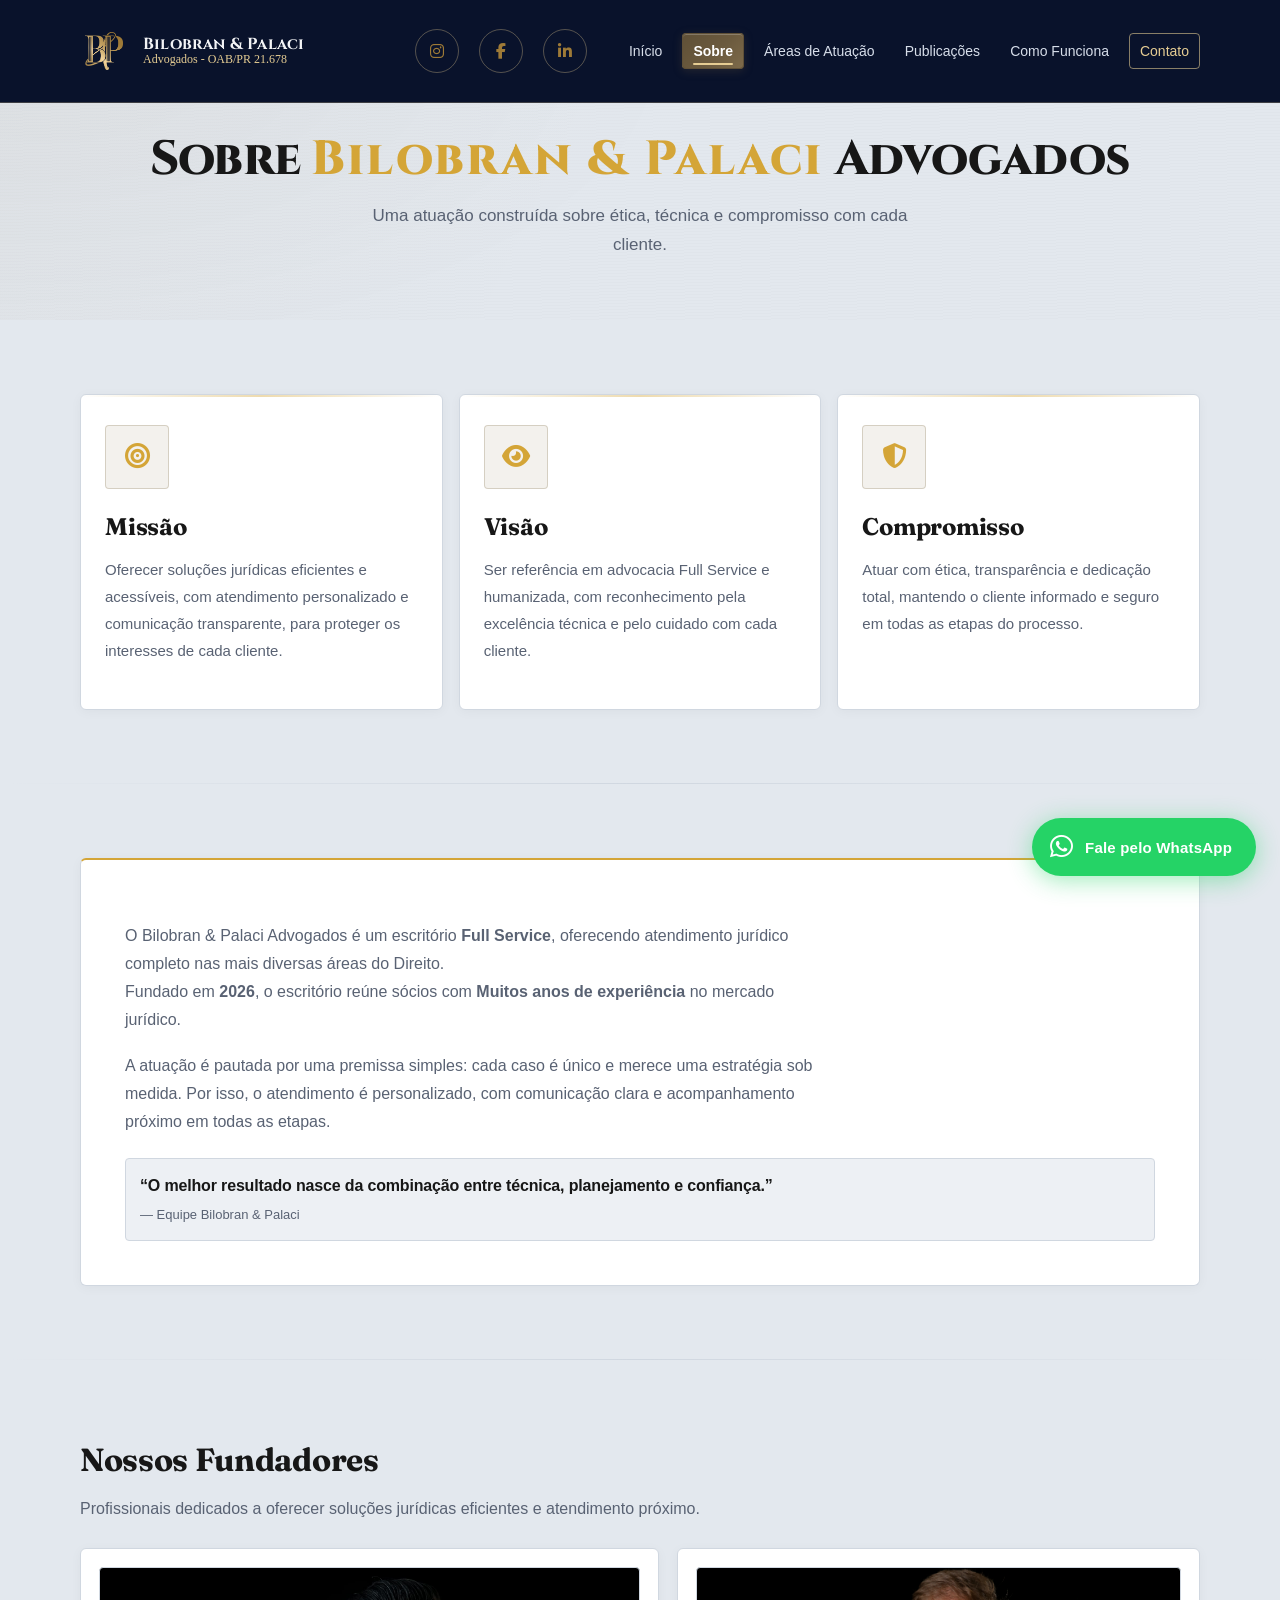
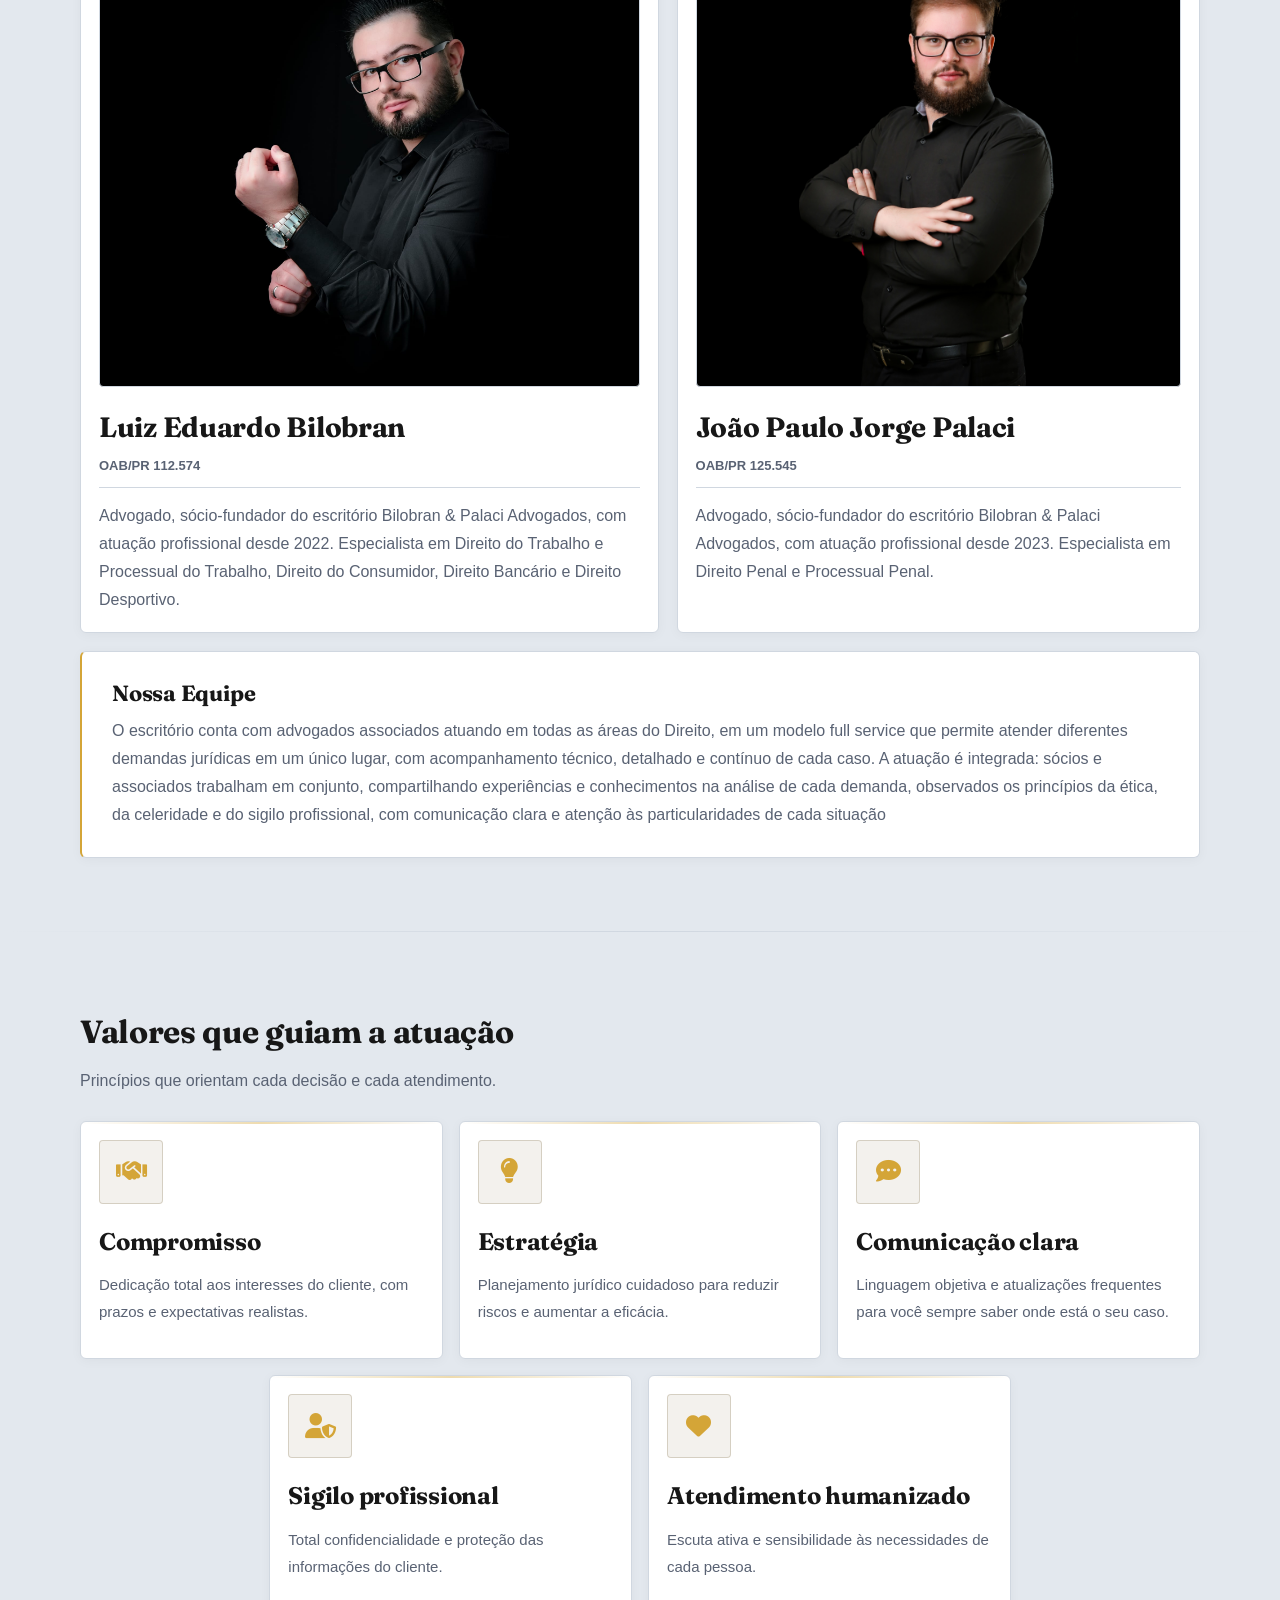
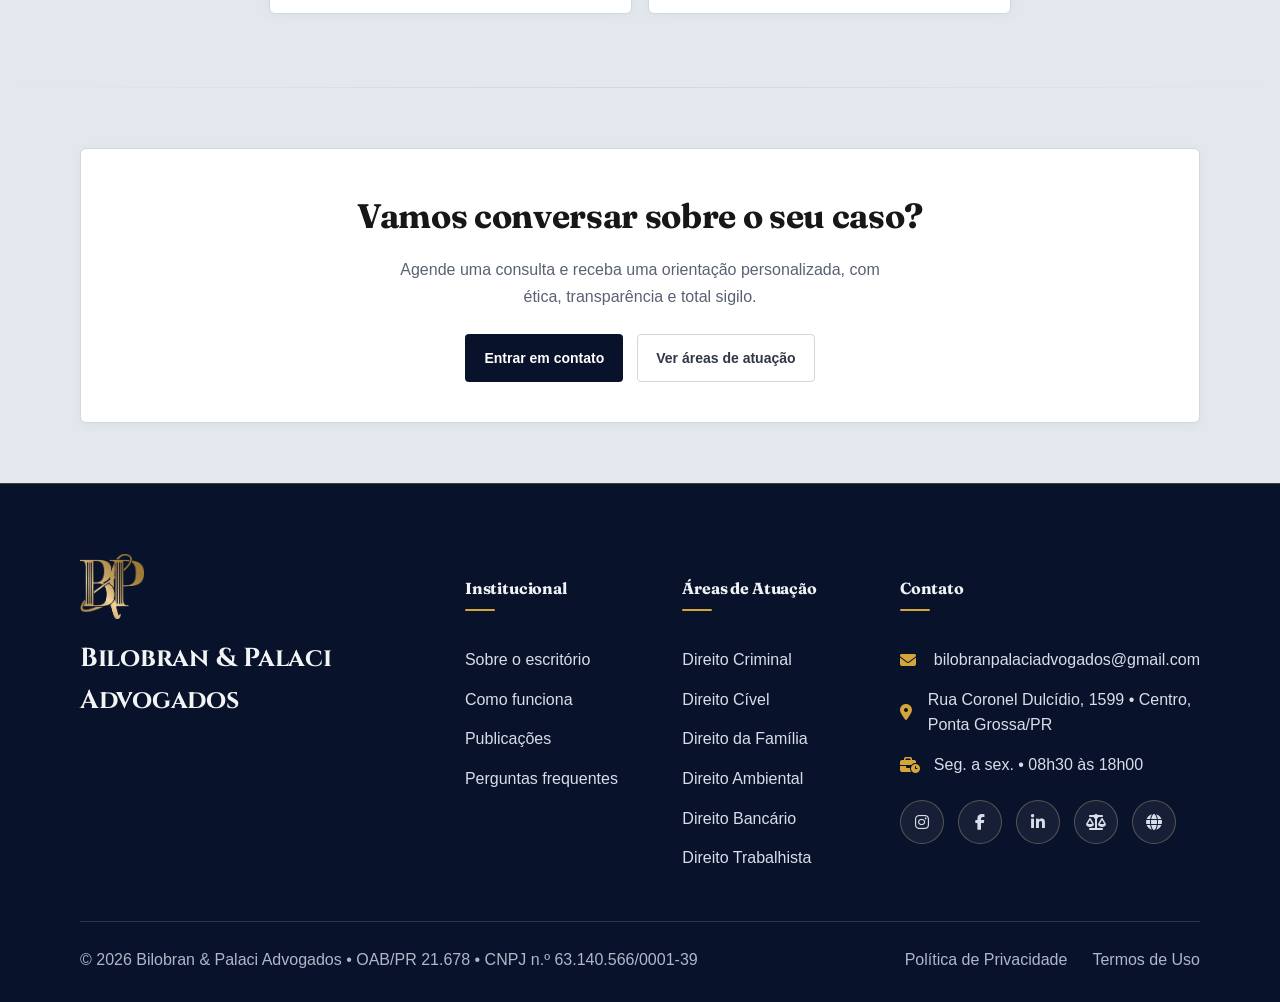
<file: sobre.html>
<!doctype html>
<html lang="pt-BR">
  <head>
    <meta charset="utf-8" />
    <meta name="viewport" content="width=device-width, initial-scale=1" />
    <meta
      name="description"
      content="Conheça o Bilobran & Palaci Advogados — escritório Full Service em Ponta Grossa/PR, com advogados experientes em diversas áreas do Direito."
    />

    <title>Sobre | Bilobran & Palaci Advogados</title>

    <link rel="icon" type="image/png" href="./assets/logoSemfundo.png" />

    <meta name="theme-color" content="#071a3a" />

    <link rel="stylesheet" href="./styles.css" />

    <link rel="preconnect" href="https://fonts.googleapis.com" />
    <link rel="preconnect" href="https://fonts.gstatic.com" crossorigin />
    <link
      href="https://fonts.googleapis.com/css2?family=Fraunces:opsz,wght@9..144,300..900&display=swap"
      rel="stylesheet"
    />

    <link
      rel="stylesheet"
      href="https://cdnjs.cloudflare.com/ajax/libs/font-awesome/6.7.2/css/all.min.css"
    />

    <link rel="preconnect" href="https://fonts.googleapis.com" />
    <link rel="preconnect" href="https://fonts.gstatic.com" crossorigin />
    <link
      href="https://fonts.googleapis.com/css2?family=Cinzel:wght@400..900&family=Questrial&display=swap"
      rel="stylesheet"
    />
  </head>
  <body>
    <a class="skip-link" href="#conteudo">Pular para o conteúdo</a>

    <!-- Navbar -->
    <header class="site-header" id="topo">
      <div class="container header-inner">
        <a class="brand" href="/" aria-label="Ir para o início">
          <span class="brand-mark" aria-hidden="true">
            <div class="logo">
              <img src="./assets/logoSemfundo.png" alt="Bilobran&Palaci" />
            </div>
          </span>
          <span class="brand-text">
            <span class="brand-name">Bilobran & Palaci</span>
            <span class="brand-sub">Advogados - OAB/PR 21.678</span>
          </span>
        </a>

        <div class="header-socials" aria-label="Redes sociais">
          <a
            class="header-social"
            href="https://instagram.com/bilobranpalaciadvs"
            target="_blank"
            rel="noopener noreferrer"
            aria-label="Instagram"
          >
            <i class="fa-brands fa-instagram"></i>
          </a>
          <a
            class="header-social"
            href="https://www.facebook.com/bilobranpalaciadvs"
            target="_blank"
            rel="noopener noreferrer"
            aria-label="Facebook"
          >
            <i class="fa-brands fa-facebook-f"></i>
          </a>
          <a
            class="header-social"
            href="https://www.linkedin.com/company/bilobranpalaciadvogados"
            target="_blank"
            rel="noopener noreferrer"
            aria-label="LinkedIn"
          >
            <i class="fa-brands fa-linkedin-in"></i>
          </a>
        </div>

        <nav class="nav" aria-label="Navegação principal">
          <button
            class="nav-toggle"
            type="button"
            aria-label="Abrir menu"
            aria-expanded="false"
            aria-controls="menuMobile"
          >
            <span class="nav-toggle-icon" aria-hidden="true"></span>
          </button>

          <ul class="nav-list" id="menuMobile">
            <li><a href="/">Início</a></li>
            <li><a href="/sobre" class="active">Sobre</a></li>
            <li><a href="/areas">Áreas de Atuação</a></li>
            <li><a href="/publicacoes">Publicações</a></li>
            <li><a href="/como-funciona">Como Funciona</a></li>
            <li><a href="/contato" class="cta-link">Contato</a></li>
          </ul>
        </nav>
      </div>
    </header>

    <main id="conteudo">
      <!-- Page Hero -->
      <section class="page-hero" aria-label="Sobre o escritório">
        <div class="hero-bg" aria-hidden="true">
          <div class="paper-noise"></div>
          <div class="hero-lines"></div>
        </div>

        <div class="container page-hero-inner">
          <h1 class="page-title" data-reveal>
            Sobre <span class="name">Bilobran & Palaci</span> Advogados
          </h1>

          <p class="page-sub" data-reveal>
            Uma atuação construída sobre ética, técnica e compromisso com cada
            cliente.
          </p>
        </div>
      </section>

      <!-- Missão, Visão e Compromisso -->
      <section class="section" id="missao">
        <div class="container">
          <div class="grid-3">
            <div class="diff-item" data-reveal>
              <div class="diff-icon" aria-hidden="true">
                <i class="fa-solid fa-bullseye"></i>
              </div>

              <h3>Missão</h3>

              <p>
                Oferecer soluções jurídicas eficientes e acessíveis, com
                atendimento personalizado e comunicação transparente, para
                proteger os interesses de cada cliente.
              </p>
            </div>

            <div class="diff-item" data-reveal>
              <div class="diff-icon" aria-hidden="true">
                <i class="fa-solid fa-eye"></i>
              </div>

              <h3>Visão</h3>

              <p>
                Ser referência em advocacia Full Service e humanizada, com
                reconhecimento pela excelência técnica e pelo cuidado com cada
                cliente.
              </p>
            </div>

            <div class="diff-item" data-reveal>
              <div class="diff-icon" aria-hidden="true">
                <i class="fa-solid fa-shield-halved"></i>
              </div>

              <h3>Compromisso</h3>

              <p>
                Atuar com ética, transparência e dedicação total, mantendo o
                cliente informado e seguro em todas as etapas do processo.
              </p>
            </div>
          </div>
        </div>
      </section>

      <!-- Perfil -->
      <section class="section" id="perfil">
        <div class="container">
          <div class="grid-2 about-profile">
            <div class="card premium" data-reveal>
              <div class="premium-top"></div>

              <p class="card-text">
                O Bilobran & Palaci Advogados é um escritório
                <strong>Full Service</strong>, oferecendo atendimento jurídico
                completo nas mais diversas áreas do Direito.<br />
                Fundado em <strong>2026</strong>, o escritório reúne sócios com
                <strong>Muitos anos de experiência</strong> no mercado jurídico.
              </p>

              <p class="card-text">
                A atuação é pautada por uma premissa simples: cada caso é único
                e merece uma estratégia sob medida. Por isso, o atendimento é
                personalizado, com comunicação clara e acompanhamento próximo em
                todas as etapas.
              </p>

              <div class="quote">
                <p>
                  “O melhor resultado nasce da combinação entre técnica,
                  planejamento e confiança.”
                </p>
                <span class="quote-author">— Equipe Bilobran & Palaci</span>
              </div>
            </div>
          </div>
        </div>
      </section>

      <!-- Equipe -->
      <section class="section" id="equipe">
        <div class="container">
          <div class="section-head" data-reveal>
            <h2 class="section-title">Nossos Fundadores</h2>
            <p class="section-sub">
              Profissionais dedicados a oferecer soluções jurídicas eficientes e
              atendimento próximo.
            </p>
          </div>

          <div class="grid-2 team-grid">
            <div class="card soft team-card" data-reveal>
              <div class="team-photo">
                <img
                  src="./assets/Bilobran.jpeg"
                  alt="Foto do advogado João Paulo Jorge Palaci"
                  loading="lazy"
                />
              </div>
              <div class="team-info">
                <h3 class="card-title">Luiz Eduardo Bilobran</h3>
                <div class="team-role">OAB/PR 112.574</div>
                <div class="team-divider" aria-hidden="true"></div>
                <p class="card-text">
                  Advogado, sócio-fundador do escritório Bilobran & Palaci
                  Advogados, com atuação profissional desde 2022. Especialista
                  em Direito do Trabalho e Processual do Trabalho, Direito do
                  Consumidor, Direito Bancário e Direito Desportivo.
                </p>
              </div>
            </div>

            <div class="card soft team-card" data-reveal>
              <div class="team-photo">
                <img
                  src="./assets/joaoPalaci.jpg"
                  alt="Foto do advogado João Paulo Jorge Palaci"
                  loading="lazy"
                />
              </div>
              <div class="team-info">
                <h3 class="card-title">João Paulo Jorge Palaci</h3>
                <div class="team-role">OAB/PR 125.545</div>
                <div class="team-divider" aria-hidden="true"></div>
                <p class="card-text">
                  Advogado, sócio-fundador do escritório Bilobran & Palaci
                  Advogados, com atuação profissional desde 2023. Especialista
                  em Direito Penal e Processual Penal.
                </p>
              </div>
            </div>
          </div>
          <div class="team-associates" data-reveal>
            <div class="team-associates-body">
              <h3>Nossa Equipe</h3>
              <p>
                O escritório conta com advogados associados atuando em todas as
                áreas do Direito, em um modelo full service que permite atender
                diferentes demandas jurídicas em um único lugar, com
                acompanhamento técnico, detalhado e contínuo de cada caso. A
                atuação é integrada: sócios e associados trabalham em conjunto,
                compartilhando experiências e conhecimentos na análise de cada
                demanda, observados os princípios da ética, da celeridade e do
                sigilo profissional, com comunicação clara e atenção às
                particularidades de cada situação
              </p>
            </div>
          </div>
        </div>
      </section>

      <!-- Valores -->
      <section class="section" id="valores">
        <div class="container">
          <div class="section-head" data-reveal>
            <h2 class="section-title">Valores que guiam a atuação</h2>
            <p class="section-sub">
              Princípios que orientam cada decisão e cada atendimento.
            </p>
          </div>

          <div class="grid-3 dif">
            <div class="diff-item" data-reveal>
              <div class="diff-icon" aria-hidden="true">
                <i class="fa-solid fa-handshake"></i>
              </div>
              <h3>Compromisso</h3>
              <p>
                Dedicação total aos interesses do cliente, com prazos e
                expectativas realistas.
              </p>
            </div>

            <div class="diff-item" data-reveal>
              <div class="diff-icon" aria-hidden="true">
                <i class="fa-solid fa-lightbulb"></i>
              </div>
              <h3>Estratégia</h3>
              <p>
                Planejamento jurídico cuidadoso para reduzir riscos e aumentar a
                eficácia.
              </p>
            </div>

            <div class="diff-item" data-reveal>
              <div class="diff-icon" aria-hidden="true">
                <i class="fa-solid fa-comment-dots"></i>
              </div>
              <h3>Comunicação clara</h3>
              <p>
                Linguagem objetiva e atualizações frequentes para você sempre
                saber onde está o seu caso.
              </p>
            </div>

            <div class="diff-item" data-reveal>
              <div class="diff-icon" aria-hidden="true">
                <i class="fa-solid fa-user-shield"></i>
              </div>
              <h3>Sigilo profissional</h3>
              <p>
                Total confidencialidade e proteção das informações do cliente.
              </p>
            </div>

            <div class="diff-item" data-reveal>
              <div class="diff-icon" aria-hidden="true">
                <i class="fa-solid fa-heart"></i>
              </div>
              <h3>Atendimento humanizado</h3>
              <p>
                Escuta ativa e sensibilidade às necessidades de cada pessoa.
              </p>
            </div>
          </div>
        </div>
      </section>

      <!-- CTA -->
      <section class="section cta-final" id="cta">
        <div class="container">
          <div class="cta-box" data-reveal>
            <h2>Vamos conversar sobre o seu caso?</h2>
            <p>
              Agende uma consulta e receba uma orientação personalizada, com
              ética, transparência e total sigilo.
            </p>
            <div class="cta-actions">
              <a class="btn btn-primary" href="/contato">Entrar em contato</a>
              <a class="btn btn-ghost" href="/areas">Ver áreas de atuação</a>
            </div>
          </div>
        </div>
      </section>
    </main>

    <footer class="footer" aria-label="Rodapé">
      <div class="container">
        <div class="footer-top">
          <div class="footer-brand">
            <div class="footer-logo">
              <img src="./assets/logoSemfundo.png" />
            </div>

            <div class="footer-title">
              <h3>Bilobran & Palaci Advogados</h3>
            </div>
          </div>

          <div class="footer-links-column">
            <h4>Institucional</h4>

            <a href="/sobre">Sobre o escritório</a>
            <a href="/como-funciona">Como funciona</a>
            <a href="/publicacoes">Publicações</a>
            <a href="/como-funciona#faq">Perguntas frequentes</a>
          </div>

          <div class="footer-links-column">
            <h4>Áreas de Atuação</h4>

            <a href="/areas">Direito Criminal</a>
            <a href="/areas">Direito Cível</a>
            <a href="/areas">Direito da Família</a>
            <a href="/areas">Direito Ambiental</a>
            <a href="/areas">Direito Bancário</a>
            <a href="/areas">Direito Trabalhista</a>
          </div>

          <div class="footer-links-column">
            <h4>Contato</h4>

            <div class="footer-info">
              <i class="fa-solid fa-envelope"></i>
              <span>bilobranpalaciadvogados@gmail.com</span>
            </div>

            <div class="footer-info">
              <i class="fa-solid fa-location-dot"></i>
              <span>Rua Coronel Dulcídio, 1599 • Centro, Ponta Grossa/PR</span>
            </div>

            <div class="footer-info">
              <i class="fa-solid fa-business-time"></i>
              <span>Seg. a sex. • 08h30 às 18h00</span>
            </div>

            <div class="socials">
              <a
                class="social"
                href="https://instagram.com/bilobranpalaciadvs"
                target="_blank"
                rel="noopener noreferrer"
                aria-label="Instagram"
              >
                <i class="fa-brands fa-instagram"></i>
              </a>

              <a
                class="social"
                href="https://www.facebook.com/bilobranpalaciadvs"
                target="_blank"
                rel="noopener noreferrer"
                aria-label="Facebook"
              >
                <i class="fa-brands fa-facebook-f"></i>
              </a>

              <a
                class="social"
                href="https://www.linkedin.com/company/bilobranpalaciadvogados"
                target="_blank"
                rel="noopener noreferrer"
                aria-label="LinkedIn"
              >
                <i class="fa-brands fa-linkedin-in"></i>
              </a>

              <a
                class="social"
                href="https://bilobranpalaci.jusbrasil.com.br"
                target="_blank"
                rel="noopener noreferrer"
                aria-label="Jusbrasil"
              >
                <i class="fa-solid fa-scale-balanced"></i>
              </a>

              <a
                class="social"
                href="https://bilobranpalaciadvogados.com.br"
                target="_blank"
                rel="noopener noreferrer"
                aria-label="Site"
              >
                <i class="fa-solid fa-globe"></i>
              </a>
            </div>
          </div>
        </div>

        <div class="footer-divider"></div>

        <div class="footer-bottom">
          <span>
            © <span id="year"></span> Bilobran & Palaci Advogados • OAB/PR
            21.678 • CNPJ n.º 63.140.566/0001-39
          </span>

          <div class="footer-bottom-links">
            <a href="#">Política de Privacidade</a>

            <a href="#">Termos de Uso</a>

            <a href="#topo" class="to-top">
              <i class="fa-solid fa-arrow-up"></i>
              Voltar ao topo
            </a>
          </div>
        </div>
      </div>
    </footer>

    <!-- WhatsApp Button -->
    <a
      class="whatsapp-float"
      href="https://api.whatsapp.com/send?phone=5542998207089"
      target="_blank"
      rel="noopener noreferrer"
      aria-label="Contato via WhatsApp"
    >
      <span aria-hidden="true" class="whatsapp-float__icon">
        <i class="fa-brands fa-whatsapp"></i>
      </span>
      <span class="whatsapp-float__label">Fale pelo WhatsApp</span>
    </a>

    <script src="./script.js" defer></script>
  </body>
</html>
</file>
<file: styles.css>
/*
  Advocacia — Site institucional (identidade clara, premium e institucional)
  - Paleta: off-white, branco, cinza, grafite, preto + bronze/champagne como detalhe
  - Tipografia: Fraunces (serif, títulos) + Inter (sans, corpo/navegação/UI)
  - Estilo: minimalista, sóbrio, bordas discretas, poucas sombras
  - Layout: Flexbox + Grid
  - Responsivo: mobile-first
  - Animações/efeitos via classe [data-reveal] e utilitários
*/

:root {
  --background: #e3e8ee;
  --surface: #ffffff;
  --surface-secondary: #edf0f4;

  --border: #d0d7e0;

  --text-primary: #171717;
  --text-secondary: #303744;
  --text-muted: #596273;
  --text-light: #7d8796;

  --primary: #09122b;
  --primary-hover: #162a61;

  --accent: #d4a537;
  --accent-soft: rgba(138, 118, 84, 0.1);
  --accent-border: rgba(138, 118, 84, 0.28);
  /* Bronze profundo para textos pequenos sobre superfícies claras. */
  --accent-strong: #6b5a3e;

  --shadow: 0 2px 12px rgba(0, 0, 0, 0.04);
  --shadow-hover: 0 4px 18px rgba(0, 0, 0, 0.06);

  --radius-lg: 6px;
  --radius-md: 4px;
  --radius-sm: 2px;

  --container: 1120px;

  --font-serif:
    "Fraunces", ui-serif, Georgia, Cambria, "Times New Roman", Times, serif;
  --font-sans:
    "Inter", -apple-system, BlinkMacSystemFont, "Segoe UI", Roboto, Helvetica,
    Arial, sans-serif;

  --ease: cubic-bezier(0.2, 0.9, 0.2, 1);
}

* {
  box-sizing: border-box;
}
html {
  scroll-behavior: smooth;
}
body {
  margin: 0;
  font-family: var(--font-sans);
  color: var(--text-primary);
  background: var(--background);
  line-height: 1.6;
  -webkit-font-smoothing: antialiased;
  text-rendering: optimizeLegibility;
  overflow-x: hidden;
}

a {
  color: inherit;
  text-decoration: none;
}
img {
  max-width: 100%;
  display: block;
}

h1,
h2,
h3,
h4 {
  font-family: var(--font-serif);
  color: var(--text-primary);
  font-weight: 700;
  letter-spacing: -0.01em;
}

.container {
  width: min(var(--container), calc(100% - 40px));
  margin-inline: auto;
}

.skip-link {
  position: absolute;
  left: -999px;
  top: 10px;
  padding: 10px 12px;
  background: #fff;
  color: #000;
  border: 1px solid var(--border);
  border-radius: var(--radius-md);
  z-index: 9999;
}
.skip-link:focus {
  left: 14px;
}

/* Reveal on scroll (JS) */
[data-reveal] {
  opacity: 0;
  transform: translateY(16px);
  transition:
    opacity 0.6s var(--ease),
    transform 0.6s var(--ease);
}
[data-reveal].revealed {
  opacity: 1;
  transform: none;
}
@media (prefers-reduced-motion: reduce) {
  [data-reveal] {
    opacity: 1;
    transform: none;
    transition: none;
  }
}

/* Navbar */
.site-header {
  position: fixed;
  inset-inline: 0;
  top: 0;
  z-index: 50;
  padding: 27px 0;
  background: #09122b;
  backdrop-filter: blur(10px);
  border-bottom: 1px solid rgba(230, 205, 147, 0.24);
}

.header-inner {
  display: flex;
  align-items: center;
  justify-content: space-between;
  gap: 16px;
}

.logo {
  width: 42px;
  height: 42px;
  padding: 2px;
  display: flex;
  align-items: center;
  justify-content: center;
}

.logo img {
  width: 100%;
  height: 100%;
  object-fit: contain;
}

.brand {
  display: flex;
  align-items: center;
  gap: 18px;
  padding: 3px;
  border-radius: var(--radius-md);
  color: #f2f3f5;
  transition:
    transform 0.25s var(--ease),
    background 0.25s var(--ease);
}

.brand-mark {
  display: grid;
  place-items: center;
  color: #e6cd93;
}
.brand-text {
  display: flex;
  flex-direction: column;
  line-height: 1.05;
  color: #f2f3f5;
}
.brand-name {
  font-family: Cinzel;
  font-weight: 700;
  letter-spacing: 0.2px;
  color: #f2f3f5;
}
.brand-sub {
  font-family: Century-Gothic;
  font-size: 12px;
  color: #e6cd93;
}

.nav {
  display: flex;
  align-items: center;
  gap: 18px;
}
.nav-toggle {
  display: none;
  background: transparent;
  border: 1px solid rgba(230, 205, 147, 0.35);
  color: #e6cd93;
  width: 44px;
  height: 44px;
  border-radius: var(--radius-md);
  cursor: pointer;
  position: relative;
}
.nav-toggle-icon {
  position: absolute;
  inset: 0;
  margin: auto;
  width: 18px;
  height: 2px;
  background: #e6cd93;
  border-radius: 999px;
}
.nav-toggle-icon::before,
.nav-toggle-icon::after {
  content: "";
  position: absolute;
  left: 0;
  right: 0;
  height: 2px;
  border-radius: 999px;
  background: #e6cd93;
  transition:
    transform 0.25s var(--ease),
    top 0.25s var(--ease),
    opacity 0.25s var(--ease);
}
.nav-toggle-icon::before {
  top: -5px;
}
.nav-toggle-icon::after {
  top: 5px;
}

.nav-list {
  list-style: none;
  display: flex;
  flex-wrap: nowrap;
  gap: 10px;
  align-items: center;
  padding: 0;
  margin: 0;
}
.nav-list a {
  padding: 9px 10px;
  border-radius: var(--radius-md);
  color: #d7deea;
  transition:
    background 0.25s var(--ease),
    transform 0.25s var(--ease),
    color 0.25s var(--ease);
  font-weight: 500;
  font-size: 14px;
  white-space: nowrap;
}
.nav-list a:hover {
  background: rgba(230, 205, 147, 0.13);
  color: #f0dba8;
  transform: translateY(-1px);
}

.nav-list .cta-link {
  background: transparent;
  border: 1px solid rgba(230, 205, 147, 0.58);
  color: #e6cd93;
}
.nav-list .cta-link:hover {
  background: #b89a60;
  border-color: #b89a60;
  color: #09122b;
}

/* Active nav link */
.nav-list a.active {
  position: relative;
  color: #ffffff;
  font-weight: 600;
  background: linear-gradient(135deg, #5f5037 0%, #6b5a3e 55%, #7d6a4a 100%);
  border: 1px solid #5f5037;
  box-shadow:
    inset 0 1px 0 rgba(255, 255, 255, 0.22),
    0 2px 10px rgba(107, 90, 62, 0.28);
}
/* Fio champagne no rodapé do item ativo */
.nav-list a.active::after {
  content: "";
  position: absolute;
  left: 10px;
  right: 10px;
  bottom: 3px;
  height: 2px;
  border-radius: 999px;
  background: #e6cd93;
}
/* Mantém o item ativo sólido ao passar o mouse */
.nav-list a.active:hover {
  color: #ffffff;
  background: linear-gradient(135deg, #544730 0%, #604f36 55%, #6f5d40 100%);
  border-color: #544730;
  transform: translateY(-1px);
}

/* Mobile menu */
@media (max-width: 860px) {
  .nav-toggle {
    display: inline-flex;
    align-items: center;
    justify-content: center;
  }
  .nav-list {
    position: absolute;
    top: 68px;
    right: 18px;
    flex-direction: column;
    align-items: stretch;
    width: min(360px, calc(100% - 36px));
    background: var(--surface);
    border: 1px solid var(--border);
    border-radius: var(--radius-lg);
    box-shadow: var(--shadow);
    padding: 10px;
    display: none;
  }
  .nav-list.open {
    display: flex;
  }
  .nav-list a {
    padding: 12px 14px;
    color: var(--text-secondary);
  }
  .nav-list a:hover {
    background: var(--accent-soft);
    color: var(--accent-strong);
  }
  .nav-list .cta-link {
    color: var(--accent-strong);
  }
}

/* Desktop compacto: comprime o menu para caber em linha única (sem quebras) */
@media (min-width: 861px) and (max-width: 1180px) {
  .nav-list {
    gap: 8px;
  }
  .nav-list a {
    font-size: 13px;
    padding: 8px 9px;
  }
  .header-socials {
    gap: 12px;
    margin-right: 12px;
  }
  .header-social {
    width: 40px;
    height: 40px;
    font-size: 16px;
  }
}

@media (min-width: 861px) and (max-width: 900px) {
  .nav-list {
    gap: 6px;
  }
  .nav-list a {
    padding: 7px 8px;
  }
}

/* Hero */
main {
  padding-top: 74px;
}

.hero {
  position: relative;
  padding: 78px 0 46px;
}

.hero-bg {
  position: absolute;
  inset: 0;
  pointer-events: none;
  overflow: hidden;
}

/* Textura editorial sutil (sem cara de "IA") */
.paper-noise {
  position: absolute;
  inset: -20% -20% -20% -20%;
  background:
    radial-gradient(
      1100px 500px at 18% 8%,
      rgba(138, 118, 84, 0.06),
      transparent 60%
    ),
    repeating-linear-gradient(
      0deg,
      rgba(23, 23, 23, 0.02),
      rgba(23, 23, 23, 0.02) 1px,
      transparent 1px,
      transparent 3px
    );
  opacity: 0.6;
  transform: rotate(-2deg);
}

.hero-lines {
  position: absolute;
  inset: 0;
  background: linear-gradient(
    115deg,
    rgba(138, 118, 84, 0.05),
    transparent 45%
  );
  opacity: 0.8;
}

.hero-inner {
  display: grid;
  grid-template-columns: 1.15fr 0.85fr;
  gap: 36px;
  align-items: center;
}

@media (max-width: 980px) {
  .hero-inner {
    grid-template-columns: 1fr;
  }
}

.hero-copy {
  position: relative;
  z-index: 2;
}

.dot {
  width: 8px;
  height: 8px;
  background: var(--accent);
  border-radius: 999px;
  box-shadow: 0 0 0 4px var(--accent-soft);
}

.hero-title {
  margin: 0;
  font-size: clamp(34px, 4vw, 52px);
  line-height: 1.06;
  letter-spacing: -2px;
  font-weight: 700;
  font-family: Cinzel;
}

.name {
  color: var(--accent);
  letter-spacing: 2px;
  margin: 0;
  font-family: Cinzel;
}

.gold {
  color: var(--accent);
}

.hero-text {
  margin: 16px 0 22px;
  color: var(--text-muted);
  font-size: 16px;
  line-height: 1.7;
  max-width: 60ch;
}

.hero-actions {
  display: flex;
  gap: 14px;
  flex-wrap: wrap;
}

.btn {
  display: inline-flex;
  align-items: center;
  justify-content: center;
  gap: 10px;
  padding: 12px 18px;
  border-radius: var(--radius-md);
  font-weight: 600;
  font-family: var(--font-sans);
  font-size: 14px;
  border: 1px solid transparent;
  cursor: pointer;
  transition:
    transform 0.25s var(--ease),
    box-shadow 0.25s var(--ease),
    background 0.25s var(--ease),
    border-color 0.25s var(--ease);
}

.btn:focus {
  outline: none;
}
.btn:focus-visible {
  box-shadow: 0 0 0 4px var(--accent-soft);
}

.btn-primary {
  background: #09122b;
  color: #fff;
}
.btn-primary:hover {
  transform: translateY(-2px);
  background: #162a61;
}

.btn-ghost {
  background: var(--surface);
  border-color: var(--border);
  color: var(--text-secondary);
}
.btn-ghost:hover {
  transform: translateY(-2px);
  background: var(--surface-secondary);
  border-color: var(--text-light);
}

.hero-meta {
  display: flex;
  gap: 18px;
  margin-top: 26px;
  flex-wrap: wrap;
}
.meta-item {
  display: flex;
  align-items: center;
  gap: 10px;
  padding: 10px 12px;
  border-radius: var(--radius-md);
  border: 1px solid var(--border);
  background: var(--surface);
}
.meta-icon {
  color: var(--accent);
}
.meta-label {
  font-weight: 600;
  font-size: 13px;
  color: var(--text-secondary);
}

/* Hero visual */
.hero-visual {
  position: relative;
  z-index: 2;
}

/* Animação discreta */
@media (prefers-reduced-motion: no-preference) {
  .profile-card {
    transition: transform 0.45s var(--ease);
  }
}

.profile-card {
  border-radius: var(--radius-lg);
  border: 1px solid var(--border);
  background: var(--surface);
  box-shadow: var(--shadow);
  padding: 18px;
  overflow: hidden;
  transform: translateZ(0);
}

.profile-media {
  display: flex;
  gap: 14px;
  align-items: center;
}
.profile-photo {
  width: 78px;
  height: 78px;
  border-radius: var(--radius-md);
  border: 1px solid var(--border);
  position: relative;
  overflow: hidden;
  background:
    radial-gradient(60px 60px at 30% 25%, var(--accent-soft), transparent 55%),
    var(--surface-secondary);
}
.profile-photo::before {
  content: "";
  position: absolute;
  inset: 0;
  background:
    radial-gradient(
      circle at 20% 20%,
      rgba(138, 118, 84, 0.12),
      transparent 45%
    ),
    repeating-linear-gradient(
      45deg,
      rgba(23, 23, 23, 0.04),
      rgba(23, 23, 23, 0.04) 1px,
      transparent 1px,
      transparent 4px
    );
  opacity: 0.9;
}
.profile-photo::after {
  content: "";
  position: absolute;
  inset: 9px;
  border-radius: var(--radius-sm);
  border: 1px dashed var(--border);
  background: rgba(233, 233, 231, 0.5);
}

.profile-details {
  margin-left: auto;
}
.profile-name {
  font-family: var(--font-serif);
  font-weight: 700;
  letter-spacing: 0.2px;
  font-size: 16px;
}
.profile-role {
  color: var(--text-muted);
  font-weight: 500;
  font-size: 13px;
  margin-top: 3px;
}
.profile-divider {
  height: 1px;
  background: var(--border);
  margin: 12px 0;
}
.profile-foot .pill {
  display: inline-flex;
  align-items: center;
  gap: 10px;
  padding: 8px 12px;
  border-radius: var(--radius-md);
  border: 1px solid var(--accent-border);
  background: var(--accent-soft);
  color: var(--text-secondary);
  font-weight: 600;
  font-size: 13px;
}
.pill-dot {
  width: 8px;
  height: 8px;
  border-radius: 999px;
  background: var(--accent);
  box-shadow: 0 0 0 4px var(--accent-soft);
}

.floating-stats {
  display: grid;
  grid-template-columns: 1fr 1fr;
  gap: 14px;
  margin-top: 14px;
}

.float-card {
  padding: 14px;
  border-radius: var(--radius-md);
  border: 1px solid var(--border);
  background: var(--surface);
  transition: transform 0.35s var(--ease);
}
.float-card:hover {
  transform: translateY(-3px);
}
.float-top {
  color: var(--accent);
  font-weight: 700;
  margin-bottom: 6px;
}
.float-text {
  font-weight: 600;
  color: var(--text-secondary);
  font-size: 14px;
}

/* Sections */
.section {
  padding: 74px 0;
  position: relative;
}
.section::before {
  content: "";
  position: absolute;
  inset: auto 0 0 0;
  height: 1px;
  background: linear-gradient(90deg, transparent, var(--border), transparent);
}
.section:last-of-type::before {
  display: none;
}

.section-head {
  display: flex;
  flex-direction: column;
  gap: 10px;
  margin-bottom: 26px;
}
.section-head.small {
  margin-bottom: 22px;
}
.section-title {
  margin: 0;
  font-size: clamp(24px, 2.6vw, 32px);
  letter-spacing: -0.01em;
  font-weight: 700;
}
.section-sub {
  margin: 0;
  color: var(--text-muted);
  line-height: 1.7;
  max-width: 70ch;
}

.grid-2 {
  display: grid;
  grid-template-columns: 1.05fr 0.95fr;
  gap: 18px;
}
.grid-3 {
  display: grid;
  grid-template-columns: repeat(3, 1fr);
  gap: 16px;
}
.process-modalities {
  grid-template-columns: repeat(2, minmax(0, 1fr));
  max-width: 920px;
  margin: 0 auto;
}
.process-modalities-head {
  max-width: 920px;
  margin: 36px auto 20px;
}

@media (max-width: 980px) {
  .grid-2 {
    grid-template-columns: 1fr;
  }
  .grid-3 {
    grid-template-columns: repeat(2, 1fr);
  }
}

@media (max-width: 640px) {
  .grid-3 {
    grid-template-columns: 1fr;
  }
}
/* Valores: 5 cards (3 em cima + 2 centralizados embaixo) */
.grid-3.dif {
  grid-template-columns: repeat(6, 1fr);
}

.grid-3.dif .diff-item {
  grid-column: span 2;
}

.grid-3.dif .diff-item:nth-child(4) {
  grid-column: 2 / span 2;
}

.grid-3.dif .diff-item:nth-child(5) {
  grid-column: 4 / span 2;
}

/* Tablet: 2 por linha, o último centralizado */
@media (max-width: 980px) {
  .grid-3.dif {
    grid-template-columns: repeat(4, 1fr);
  }
  .grid-3.dif .diff-item:nth-child(4) {
    grid-column: span 2;
  }
  .grid-3.dif .diff-item:nth-child(5) {
    grid-column: 2 / span 2;
  }
}

/* Celular: 1 por linha */
@media (max-width: 640px) {
  .grid-3.dif {
    grid-template-columns: 1fr;
  }
  .grid-3.dif .diff-item,
  .grid-3.dif .diff-item:nth-child(4),
  .grid-3.dif .diff-item:nth-child(5) {
    grid-column: auto;
  }
}

.card {
  border-radius: var(--radius-lg);
  padding: 18px;
  border: 1px solid var(--border);
  background: var(--surface);
  box-shadow: var(--shadow);
}
.card.soft {
  background: var(--surface);
}
.card.premium {
  background: var(--surface);
  border-top: 2px solid var(--accent);
}

.card-title {
  margin: 0;
  font-size: 28px;
  font-weight: 700;
}
.card-text {
  color: var(--text-muted);
  line-height: 1.75;
  margin: 10px 0 0;
}

.checklist {
  list-style: none;
  padding: 0;
  margin: 14px 0 0;
  display: flex;
  flex-direction: column;
  gap: 10px;
}
.checklist li {
  display: flex;
  gap: 10px;
  align-items: flex-start;
  color: var(--text-secondary);
  font-weight: 500;
}
.checklist b {
  color: var(--text-primary);
}

.premium-top {
  display: flex;
  align-items: center;
  gap: 12px;
}
.icon-badge {
  width: 46px;
  height: 46px;
  border-radius: var(--radius-md);
  display: grid;
  place-items: center;
  background: var(--accent-soft);
  border: 1px solid var(--accent-border);
  color: var(--accent);
}

.quote {
  margin-top: 14px;
  padding: 14px;
  border-radius: var(--radius-md);
  border: 1px solid var(--border);
  background: var(--surface-secondary);
}
.quote p {
  margin: 0;
  font-weight: 600;
  letter-spacing: -0.01em;
  color: var(--text-primary);
}
.quote-author {
  display: block;
  margin-top: 6px;
  color: var(--text-muted);
  font-weight: 500;
  font-size: 13px;
}

/* Areas */
.areas-with-media .area-card {
  padding: 18px;
  border-radius: var(--radius-lg);
  border: 1px solid var(--border);
  background: var(--surface);
  transition:
    transform 0.35s var(--ease),
    border-color 0.35s var(--ease),
    background 0.35s var(--ease);
}
.area-card:hover {
  transform: translateY(-4px);
  border-color: var(--accent-border);
  background: var(--surface);
}
.area-icon {
  font-size: 24px;
  color: var(--accent);
  margin-bottom: 10px;
}

.areas-with-media .area-media {
  height: 144px;
  border-radius: var(--radius-md);
  border: 1px solid var(--border);
  background: var(--surface-secondary);
  margin-bottom: 12px;
  overflow: hidden;
}

.areas-with-media .area-media img {
  display: block;
  width: 100%;
  height: 100%;
  object-fit: cover;
}

.area-card h3 {
  margin: 0 0 8px;
  font-weight: 700;
  letter-spacing: -0.01em;
}
.area-card p {
  margin: 0;
  color: var(--text-muted);
  line-height: 1.7;
}

/* Timeline */
.timeline {
  position: relative;
  padding-left: 10px;
  display: flex;
  flex-direction: column;
  gap: 14px;
}
.timeline-line {
  position: absolute;
  left: 20px;
  top: 6px;
  bottom: 6px;
  width: 2px;
  background: linear-gradient(180deg, var(--accent), var(--border));
  border-radius: 999px;
}
.step {
  display: flex;
  gap: 16px;
  align-items: flex-start;
  padding: 16px;
  border-radius: var(--radius-md);
  border: 1px solid var(--border);
  background: var(--surface);
}
.step-num {
  width: 46px;
  height: 46px;
  border-radius: var(--radius-md);
  display: grid;
  place-items: center;
  font-weight: 700;
  font-family: var(--font-serif);
  background: var(--accent-soft);
  border: 1px solid var(--accent-border);
  color: var(--accent);
  flex: 0 0 auto;
}
.step-body h3 {
  margin: 0 0 6px;
  font-weight: 700;
}
.step-body p {
  margin: 0;
  color: var(--text-muted);
  line-height: 1.7;
}

/* Dif */
.dif .diff-item {
  padding: 18px;
  border-radius: var(--radius-lg);
  border: 1px solid var(--border);
  background: var(--surface);
}

.diff-item {
  position: relative;
  overflow: hidden;
  padding: 30px 24px;
  border-radius: var(--radius-lg);
  background: var(--surface);
  border: 1px solid var(--border);
  transition: 0.35s var(--ease);
  box-shadow: var(--shadow);
}
.diff-item::before {
  content: "";
  position: absolute;
  top: 0;
  left: 0;
  width: 100%;
  height: 2px;
  background: linear-gradient(90deg, transparent, var(--accent), transparent);
  opacity: 0.4;
}

.diff-number {
  position: absolute;
  right: 24px;
  top: 18px;
  font-size: 58px;
  font-weight: 700;
  font-family: var(--font-serif);
  color: rgba(23, 23, 23, 0.04);
  user-select: none;
}

.diff-icon {
  width: 64px;
  height: 64px;
  display: flex;
  justify-content: center;
  align-items: center;
  margin-bottom: 20px;
  border-radius: var(--radius-md);
  background: var(--accent-soft);
  border: 1px solid var(--accent-border);
  color: var(--accent);
  font-size: 26px;
  transition: 0.4s;
}
.diff-item {
  transition:
    transform 0.35s var(--ease),
    border-color 0.35s var(--ease),
    background 0.35s var(--ease);
}
.diff-item:hover {
  transform: translateY(-4px);
  border-color: var(--accent-border);
  background: var(--surface);
}
.diff-icon {
  font-size: 24px;
  color: var(--accent);
  margin-bottom: 14px;
}
.diff-item h3 {
  font-size: 24px;
  margin-bottom: 14px;
  font-family: var(--font-serif);
  line-height: 1.2;
}
.diff-item p {
  color: var(--text-muted);
  line-height: 1.8;
  font-size: 15px;
}

.diff-item:hover {
  transform: translateY(-6px);
  border-color: var(--accent-border);
  box-shadow: var(--shadow-hover);
}

.diff-item:hover .diff-icon {
  background: var(--accent);
  color: #fff;
  transform: rotate(-5deg) scale(1.05);
}

/* Numbers */
.numbers-wrap {
  border-radius: var(--radius-lg);
  padding: 22px;
  border: 1px solid var(--border);
  background: var(--surface);
}
.numbers-grid {
  display: grid;
  grid-template-columns: repeat(4, 1fr);
  gap: 14px;
}
@media (max-width: 980px) {
  .numbers-grid {
    grid-template-columns: 1fr 1fr;
  }
}
@media (max-width: 520px) {
  .numbers-grid {
    grid-template-columns: 1fr;
  }
}

.num-card {
  border-radius: var(--radius-md);
  padding: 18px;
  border: 1px solid var(--border);
  background: var(--surface-secondary);
}
.num-value {
  font-size: 34px;
  font-weight: 700;
  font-family: var(--font-serif);
  letter-spacing: -0.02em;
  color: var(--text-primary);
}
.num-label {
  margin-top: 8px;
  color: var(--text-muted);
  font-weight: 600;
  line-height: 1.3;
}

/* Testimonials */
.test-card {
  padding: 18px;
  border-radius: var(--radius-lg);
  border: 1px solid var(--border);
  background: var(--surface);
  transition:
    transform 0.35s var(--ease),
    border-color 0.35s var(--ease);
}
.test-card:hover {
  transform: translateY(-4px);
  border-color: var(--accent-border);
}
.test-stars {
  color: var(--accent);
  letter-spacing: 2px;
  font-size: 14px;
}
.test-text {
  margin: 12px 0 16px;
  color: var(--text-secondary);
  line-height: 1.75;
  font-weight: 500;
}
.test-person {
  display: flex;
  gap: 12px;
  align-items: center;
}
.avatar {
  width: 44px;
  height: 44px;
  border-radius: var(--radius-md);
  display: grid;
  place-items: center;
  border: 1px solid var(--border);
  background: var(--accent-soft);
  color: var(--accent);
  font-weight: 700;
  font-family: var(--font-serif);
}
.test-name {
  font-weight: 700;
  font-family: var(--font-serif);
}
.test-role {
  color: var(--text-muted);
  font-weight: 500;
  font-size: 13px;
  margin-top: 3px;
}

/* FAQ */
.faq {
  display: flex;
  flex-direction: column;
  gap: 12px;
}
.faq-item {
  border-radius: var(--radius-md);
  border: 1px solid var(--border);
  background: var(--surface);
  overflow: hidden;
}
.faq-q {
  width: 100%;
  background: transparent;
  border: 0;
  color: var(--text-primary);
  padding: 16px 18px;
  text-align: left;
  display: flex;
  justify-content: space-between;
  align-items: center;
  gap: 12px;
  font-weight: 600;
  font-family: var(--font-sans);
  font-size: 15px;
  cursor: pointer;
}
.faq-icon {
  width: 36px;
  height: 36px;
  border-radius: var(--radius-sm);
  display: grid;
  place-items: center;
  border: 1px solid var(--border);
  background: var(--surface-secondary);
  color: var(--accent);
  font-size: 18px;
  transition: transform 0.3s var(--ease);
  flex: 0 0 auto;
}
.faq-item[data-open="true"] .faq-icon {
  transform: rotate(45deg);
}
.faq-a {
  max-height: 0;
  opacity: 0;
  transition:
    max-height 0.45s var(--ease),
    opacity 0.25s var(--ease);
}
.faq-item[data-open="true"] .faq-a {
  max-height: 260px;
  opacity: 1;
}
.faq-a p {
  margin: 0;
  padding: 0 18px 16px;
  color: var(--text-muted);
  line-height: 1.75;
  font-weight: 400;
}

/* ===========================
   CONTATO PREMIUM
=========================== */

.contact-grid {
  display: grid;
  grid-template-columns: 1.2fr 0.8fr;
  gap: 32px;
  align-items: stretch;
}

@media (max-width: 980px) {
  .contact-grid {
    grid-template-columns: 1fr;
  }
}

/* Card principal */
.contact-form {
  padding: 40px;
  border-radius: var(--radius-lg);
  background: var(--surface);
  border: 1px solid var(--border);
  box-shadow: var(--shadow);
  position: relative;
  overflow: hidden;
}
.contact-form::before {
  content: "";
  position: absolute;
  width: 340px;
  height: 340px;
  border-radius: 50%;
  background: var(--accent-soft);
  right: -120px;
  top: -120px;
}

.contact-highlight {
  position: relative;
  z-index: 2;
}
.contact-icon {
  width: 72px;
  height: 72px;
  display: flex;
  justify-content: center;
  align-items: center;
  margin-bottom: 24px;
  border-radius: var(--radius-md);
  background: var(--accent-soft);
  border: 1px solid var(--accent-border);
  color: var(--accent);
  font-size: 32px;
}

.contact-highlight h3 {
  font-size: 40px;
  margin-bottom: 18px;
  line-height: 1.15;
  font-family: Cinzel;
}
.contact-highlight p {
  color: var(--text-muted);
  font-size: 16px;
  line-height: 1.9;
  max-width: 600px;
  margin-bottom: 32px;
}

.contact-approach {
  margin-top: 40px;
  padding-top: 24px;
  border-top: 1px solid var(--border);
}
.contact-approach h3 {
  margin: 0 0 10px;
  font-size: 32px;
  line-height: 1.3;
}
.contact-approach p {
  max-width: 58ch;
  margin: 0;
  color: var(--text-muted);
  font-size: 15px;
  line-height: 1.8;
}
.contact-approach-values {
  display: flex;
  align-items: center;
  gap: 14px;
  margin-top: 18px;
  padding: 12px 14px;
  border-left: 2px solid var(--accent);
  background: var(--accent-soft);
  color: var(--accent-strong);
}
.contact-approach-values > i {
  flex: 0 0 auto;
  font-size: 18px;
}
.contact-approach-values ul {
  display: flex;
  flex-wrap: wrap;
  gap: 8px 18px;
  margin: 0;
  padding: 0;
  list-style: none;
}
.contact-approach-values li {
  display: inline-flex;
  align-items: center;
  gap: 7px;
  font-size: 13px;
  font-weight: 600;
}
.contact-approach-values li::before {
  content: "";
  width: 5px;
  height: 5px;
  border-radius: 50%;
  background: var(--accent);
}
/* Botão */
.btn-whatsapp {
  width: 100%;
  justify-content: center;
  padding: 16px;
  font-size: 16px;
  border-radius: var(--radius-md);
  background: var(--primary);
  color: #fff;
  transition: 0.3s;
}
.contact-highlight .btn-whatsapp + .btn-whatsapp {
  margin-top: 12px;
  background: #25d366;
}
.contact-highlight .btn-whatsapp + .btn-whatsapp:hover {
  background: #1ebe57;
}
.btn-whatsapp:hover {
  transform: translateY(-3px);
  background: var(--primary-hover);
}

/* Benefícios */
.contact-benefits {
  margin-top: 36px;
  display: grid;
  gap: 22px;
}
.benefit {
  display: flex;
  align-items: center;
  gap: 16px;
  padding: 16px;
  border-radius: var(--radius-md);
  background: var(--surface-secondary);
  border: 1px solid var(--border);
  transition: 0.3s;
}
.benefit:hover {
  transform: translateX(6px);
  border-color: var(--accent-border);
}
.benefit i {
  color: var(--accent);
  font-size: 20px;
  width: 24px;
}
.benefit span {
  font-weight: 600;
}

/* Painel lateral */
.side-card {
  padding: 40px 36px;
  border-radius: var(--radius-lg);
  background: var(--surface);
  border: 1px solid var(--border);
  box-shadow: var(--shadow);
}

.side-title {
  font-size: clamp(22px, 2.2vw, 28px);
  margin: 0 0 18px;
  font-family: var(--font-serif);
}

.side-item {
  display: flex;
  flex-direction: column;
  align-items: flex-start;
  gap: 8px;
  padding: 22px 0;
  border-bottom: 1px solid var(--border);
}
.side-item:last-of-type {
  border-bottom: 1px solid var(--border);
}

.side-k {
  display: flex;
  align-items: center;
  gap: 12px;
  color: var(--accent);
  font-weight: 700;
  font-size: 15px;
  letter-spacing: 0.4px;
  text-transform: uppercase;
}
.side-k i {
  width: 22px;
  font-size: 20px;
  color: var(--accent);
}

.side-v {
  width: 100%;
  min-width: 0;
  text-align: left;
  color: var(--text-secondary);
  font-weight: 500;
  font-size: 18px;
  line-height: 1.5;
  overflow-wrap: anywhere;
}
.side-v a {
  font-size: inherit;
}

/* Tags */
.contact-tags {
  margin-top: 24px;
  display: flex;
  flex-wrap: wrap;
  gap: 12px;
}
.tag {
  padding: 10px 16px;
  border-radius: 999px;
  background: var(--accent-soft);
  border: 1px solid var(--accent-border);
  color: var(--accent);
  display: flex;
  align-items: center;
  gap: 10px;
  font-size: 13px;
  font-weight: 600;
}

/* Mapa */
.map {
  overflow: hidden;
  border-radius: var(--radius-lg);
  height: 320px;
  margin-top: 22px;
  border: 1px solid var(--border);
  box-shadow: var(--shadow);
}
.map iframe {
  width: 100%;
  height: 100%;
  border: 0;
  filter: grayscale(100%) contrast(1.05);
}

/* Footer */
.footer {
  padding: 70px 0 30px;
  background: #09122b;
  color: #d7deea;
  border-top: 1px solid rgba(230, 205, 147, 0.24);
}

.footer-top {
  display: grid;
  grid-template-columns: 2fr 1fr 1fr 1fr;
  gap: 50px;
}

@media (max-width: 1000px) {
  .footer-top {
    grid-template-columns: 1fr;
  }
}

.footer-logo {
  width: 64px;
  height: 64px;
  display: flex;
  align-items: center;
  justify-content: center;
  font-size: 28px;
  border-radius: var(--radius-md);
  color: var(--accent);
  margin-bottom: 20px;
}

.footer-brand h3 {
  margin: 0 0 15px;
  font-size: 26px;
  font-family: var(--font-serif);
  color: #f2f3f5;
}

.footer-brand p {
  line-height: 1.8;
  color: #c4ccd8;
  max-width: 420px;
}

.footer-links-column h4 {
  position: relative;
  margin-bottom: 22px;
  padding-bottom: 10px;
  font-size: 16px;
  font-family: var(--font-serif);
  color: #f2f3f5;
}
/* Filete bronze sob o título — destaque institucional sem alterar o HTML */
.footer-links-column h4::after {
  content: "";
  position: absolute;
  left: 0;
  bottom: 0;
  width: 30px;
  height: 2px;
  border-radius: 999px;
  background: var(--accent);
}

.footer-links-column {
  display: flex;
  flex-direction: column;
  gap: 14px;
}

.footer-links-column a {
  color: #d7deea;
  transition:
    color 0.3s var(--ease),
    padding-left 0.3s var(--ease);
}
.footer-links-column a:hover {
  color: #e6cd93;
  padding-left: 6px;
}

.footer-info {
  display: flex;
  align-items: center;
  gap: 14px;
  color: #d7deea;
}
.footer-info i {
  color: #e6cd93;
  width: 20px;
}

.socials {
  display: flex;
  gap: 14px;
  margin-top: 8px;
}
.social {
  width: 44px;
  height: 44px;
  display: flex;
  align-items: center;
  justify-content: center;
  border-radius: 50%;
  background: rgba(255, 255, 255, 0.06);
  border: 1px solid rgba(230, 205, 147, 0.3);
  font-size: 17px;
  color: #e6cd93;
  transition: 0.35s;
}
.social:hover {
  background: #b89a60;
  color: #fff;
  transform: translateY(-4px);
}

.footer-divider {
  margin: 50px 0 25px;
  height: 1px;
  background: rgba(226, 232, 240, 0.16);
}

.footer-bottom {
  display: flex;
  justify-content: space-between;
  align-items: center;
  gap: 20px;
  flex-wrap: wrap;
  color: #aeb8c8;
}

.footer-bottom-links {
  display: flex;
  gap: 25px;
  align-items: center;
  flex-wrap: wrap;
}
/* Hover dos links institucionais (não afeta o botão "Voltar ao topo") */
.footer-bottom-links a:not(.to-top) {
  transition: color 0.3s var(--ease);
}
.footer-bottom-links a:not(.to-top):hover {
  color: #e6cd93;
}

.to-top {
  display: inline-flex;
  align-items: center;
  gap: 8px;
  padding: 10px 16px;
  border-radius: 999px;
  background: rgba(255, 255, 255, 0.08);
  color: #d7deea;
  transition: 0.3s;
}
.to-top:hover {
  background: #b89a60;
  color: #fff;
}

.to-top {
  position: fixed;
  right: 18px;
  bottom: 96px;
  z-index: 60;
  opacity: 0;
  pointer-events: none;
  transform: translateY(10px);
  transition:
    opacity 0.25s var(--ease),
    transform 0.25s var(--ease),
    background 0.3s;
}
.to-top.is-visible {
  opacity: 1;
  pointer-events: auto;
  transform: translateY(0);
}

@media (max-width: 600px) {
  .to-top {
    bottom: 78px;
  }
}

/* ===========================
   MULTI-PAGE / INNER PAGES
=========================== */

/* Page hero (inner pages) */
.page-hero {
  position: relative;
  padding: 60px;
  overflow: hidden;
}

.page-hero-inner {
  position: relative;
  z-index: 2;
  display: flex;
  flex-direction: column;
  gap: 16px;
  max-width: 800px;
  margin: 0 auto;
  align-items: center;
}

.page-title {
  text-align: center;
  margin: 0;
  font-size: clamp(32px, 4.5vw, 48px);
  line-height: 1.08;
  letter-spacing: -0.015em;
  font-weight: 800;
  font-family: Cinzel;
  white-space: nowrap;
}

.page-sub {
  margin: 0;
  text-align: center;
  color: var(--text-muted);
  font-size: 17px;
  line-height: 1.7;
  max-width: 60ch;
}

/* Section CTA (centered button below content) */
.section-cta {
  display: flex;
  justify-content: center;
  margin-top: 30px;
}

/* Final CTA section */
.cta-final {
  padding: 60px 0;
}

.cta-box {
  text-align: center;
  padding: 40px 30px;
  border-radius: var(--radius-lg);
  border: 1px solid var(--border);
  background: var(--surface);
  box-shadow: var(--shadow);
}

.cta-box h2 {
  margin: 0 0 12px;
  font-size: clamp(24px, 3vw, 34px);
  font-weight: 700;
  letter-spacing: -0.01em;
}

.cta-box p {
  margin: 0 auto 24px;
  color: var(--text-muted);
  line-height: 1.7;
  max-width: 55ch;
}

.cta-actions {
  display: flex;
  justify-content: center;
  gap: 14px;
  flex-wrap: wrap;
}

/* Small button */
.btn-sm {
  padding: 10px 14px;
  font-size: 13px;
}

/* About page */
.about-profile {
  grid-template-columns: minmax(0, 1fr);
  align-items: stretch;
}

.about-profile .card.premium {
  display: flex;
  flex-direction: column;
  gap: 18px;
  padding: clamp(24px, 4vw, 44px);
}

.about-profile .card-text {
  max-width: 78ch;
  margin: 0;
  font-size: 16px;
}

.about-profile .quote {
  margin-top: 4px;
}

.about-stats {
  display: grid;
  grid-template-columns: repeat(3, 1fr);
  gap: 12px;
  margin-top: 20px;
}

.about-stat {
  padding: 14px;
  border-radius: var(--radius-md);
  border: 1px solid var(--border);
  background: var(--surface-secondary);
  text-align: center;
}

.about-stat-value {
  font-size: 24px;
  font-weight: 700;
  font-family: var(--font-serif);
  color: var(--accent);
  letter-spacing: -0.02em;
}

.about-stat-label {
  margin-top: 4px;
  color: var(--text-muted);
  font-weight: 600;
  font-size: 12px;
  line-height: 1.3;
}

@media (max-width: 520px) {
  .about-stats {
    grid-template-columns: 1fr;
  }
}

/* Areas page - modern cards */
.areas-grid {
  display: grid;
  grid-template-columns: repeat(3, 1fr);
  gap: 18px;
}

@media (max-width: 980px) {
  .areas-grid {
    grid-template-columns: repeat(2, 1fr);
  }
}

@media (max-width: 640px) {
  .areas-grid {
    grid-template-columns: 1fr;
  }
}

.area-card-modern {
  display: flex;
  flex-direction: column;
  padding: 22px;
  border-radius: var(--radius-lg);
  border: 1px solid var(--border);
  background: var(--surface);
  transition:
    transform 0.35s var(--ease),
    border-color 0.35s var(--ease),
    background 0.35s var(--ease);
}

.area-card-modern:hover {
  transform: translateY(-4px);
  border-color: var(--accent-border);
  background: var(--surface);
  box-shadow: var(--shadow-hover);
}

.area-card-modern .area-media {
  height: 168px;
  border-radius: var(--radius-md);
  border: 1px solid var(--border);
  background: var(--surface-secondary);
  margin-bottom: 16px;
  overflow: hidden;
}

.area-card-modern .area-media img {
  display: block;
  width: 100%;
  height: 100%;
  object-fit: cover;
}

.area-card-top {
  display: flex;
  align-items: center;
  justify-content: space-between;
  margin-bottom: 16px;
}

.area-card-icon {
  width: 52px;
  height: 52px;
  border-radius: var(--radius-md);
  display: grid;
  place-items: center;
  font-size: 22px;
  color: var(--accent);
  background: var(--accent-soft);
  border: 1px solid var(--accent-border);
}

.area-card-tag {
  padding: 6px 12px;
  border-radius: 999px;
  font-size: 11px;
  font-weight: 600;
  letter-spacing: 0.4px;
  text-transform: uppercase;
  color: var(--accent);
  background: var(--accent-soft);
  border: 1px solid var(--accent-border);
}

.area-card-modern h3 {
  margin: 0 0 10px;
  font-size: 20px;
  font-weight: 700;
  letter-spacing: -0.01em;
}

.area-card-modern > p {
  margin: 0 0 16px;
  color: var(--text-muted);
  line-height: 1.7;
  font-size: 14px;
}

.area-card-list {
  list-style: none;
  padding: 0;
  margin: 0 0 18px;
  display: flex;
  flex-direction: column;
  gap: 8px;
}

.area-card-list li {
  display: flex;
  align-items: center;
  gap: 10px;
  color: var(--text-secondary);
  font-weight: 500;
  font-size: 14px;
}

.area-card-list li::before {
  content: "";
  width: 6px;
  height: 6px;
  border-radius: 999px;
  background: var(--accent);
  flex: 0 0 auto;
}

.area-card-link {
  /*
    Botão existente dos cards de áreas.
    Estado normal: mantém a identidade visual do site (texto em bronze).
    OBS: `margin`/`padding` neutros mantêm o texto alinhado ao conteúdo do card;
    o fundo/borda só aparecem no hover (transição suave).
  */
  margin: auto -12px 0;
  padding: 8px 12px;
  display: inline-flex;
  align-items: center;
  gap: 8px;
  color: var(--accent);
  font-weight: 600;
  font-size: 14px;
  border: 1px solid transparent;
  border-radius: var(--radius-lg);
  background-color: transparent;
  transition:
    gap 0.25s var(--ease),
    color 0.25s var(--ease),
    background-color 0.25s var(--ease),
    border-color 0.25s var(--ease),
    box-shadow 0.25s var(--ease);
}

/* Ícone do WhatsApp: segue o texto no estado normal */
.area-card-link .fa-whatsapp {
  font-size: 16px;
}

/* Hover/foco: transição suave para a identidade visual do WhatsApp */
.area-card-link:hover,
.area-card-link:focus-visible {
  gap: 12px;
  color: #0a7c53;
  background-color: rgba(37, 211, 102, 0.12);
  border-color: rgba(37, 211, 102, 0.45);
  box-shadow: 0 4px 14px rgba(37, 211, 102, 0.16);
}

.area-card-link:hover .fa-whatsapp,
.area-card-link:focus-visible .fa-whatsapp {
  color: #25d366;
}

.area-card-link:focus-visible {
  outline: none;
  box-shadow:
    0 0 0 4px rgba(37, 211, 102, 0.3),
    0 4px 14px rgba(37, 211, 102, 0.16);
}

/* Publications empty state */
.pub-empty {
  text-align: center;
  padding: 50px 30px;
  border-radius: var(--radius-lg);
  border: 1px dashed var(--border);
  background: var(--surface);
}

.pub-empty-icon {
  width: 72px;
  height: 72px;
  margin: 0 auto 18px;
  border-radius: var(--radius-md);
  display: grid;
  place-items: center;
  font-size: 30px;
  color: var(--accent);
  background: var(--accent-soft);
  border: 1px solid var(--accent-border);
}

.pub-empty h3 {
  margin: 0 0 10px;
  font-size: 22px;
  font-weight: 700;
}

.pub-empty p {
  margin: 0 auto 24px;
  color: var(--text-muted);
  line-height: 1.7;
  max-width: 50ch;
}

/* FAQ more link */
.faq-more {
  color: var(--text-muted);
  font-weight: 500;
}

.faq-more a {
  color: var(--accent);
  font-weight: 600;
  text-decoration: underline;
  text-underline-offset: 3px;
}

.faq-more a:hover {
  color: var(--text-primary);
}

/* ===========================
   BILOBRAN & PALACI — FIRM CARD / TEAM
=========================== */

/* Firm card (hero) */
.firm-card {
  border-radius: var(--radius-lg);
  border: 1px solid var(--border);
  background: var(--surface);
  box-shadow: var(--shadow);
  padding: 18px;
  overflow: hidden;
  transform: translateZ(0);
}

.firm-card-head {
  display: flex;
  align-items: center;
  gap: 14px;
  margin-bottom: 16px;
}

.firm-badge {
  width: 52px;
  height: 52px;
  border-radius: var(--radius-md);
  display: grid;
  place-items: center;
  background: var(--accent-soft);
  border: 1px solid var(--accent-border);
  color: var(--accent);
  font-size: 22px;
  flex: 0 0 auto;
}

.firm-card-name {
  font-family: Cinzel;
  font-weight: 700;
  letter-spacing: 0.2px;
  font-size: 17px;
}

.firm-card-role {
  color: var(--text-muted);
  font-weight: 500;
  font-size: 13px;
  margin-top: 3px;
  font-family: Questrial;
}

.firm-lawyers {
  display: flex;
  flex-direction: column;
  gap: 10px;
  margin-bottom: 14px;
}

.lawyer-row {
  display: flex;
  align-items: center;
  gap: 12px;
  padding: 12px;
  border-radius: var(--radius-md);
  border: 1px solid var(--border);
  background: var(--surface-secondary);
}

.lawyer-avatar {
  width: 44px;
  height: 44px;
  border-radius: var(--radius-sm);
  display: grid;
  place-items: center;
  background: var(--surface);
  border: 1px solid var(--border);
  color: var(--accent);
  font-size: 18px;
  flex: 0 0 auto;
}

.lawyer-name {
  font-weight: 600;
  font-size: 14px;
  line-height: 1.3;
  color: var(--text-primary);
}

.lawyer-role {
  color: var(--text-muted);
  font-weight: 500;
  font-size: 12px;
  margin-top: 2px;
}

/* Team section (sobre) */
.team-associates {
  display: flex;
  align-items: flex-start;
  gap: 20px;
  margin-top: 18px;
  padding: 28px 30px;
  border-radius: var(--radius-lg);
  border: 1px solid var(--border);
  border-left: 2px solid var(--accent);
  background: var(--surface);
  box-shadow: var(--shadow);
}

.team-associates .icon-badge {
  flex: 0 0 auto;
}

.team-associates h3 {
  margin: 0 0 10px;
  font-size: 22px;
  line-height: 1.25;
}

.team-associates p {
  margin: 0 0 12px;
  color: var(--text-muted);
  font-size: 16px;
  line-height: 1.75;
}
.team-associates p:last-child {
  margin-bottom: 0;
}

.team-associates strong {
  color: var(--text-primary);
}

@media (max-width: 520px) {
  .team-associates {
    flex-direction: column;
    padding: 22px 20px;
  }
}
.team-grid {
  align-items: stretch;
}

.team-card {
  display: flex;
  flex-direction: column;
  gap: 18px;
  padding: 18px;
  overflow: hidden;
}

/* Espaço para foto do advogado */
.team-photo {
  width: 100%;
  aspect-ratio: 3 / 3.4;
  max-height: 420px;
  border-radius: var(--radius-md);
  border: 1px solid var(--border);
  background: black;
  overflow: hidden;
  position: relative;
}

.team-photo img {
  width: 100%;
  height: 100%;
  object-fit: contain;
  display: block;
}

/* Placeholder quando a foto ainda não foi enviada */
.team-photo-placeholder {
  display: flex;
  align-items: center;
  justify-content: center;
  aspect-ratio: 3 / 3.4;
  border: 1px dashed var(--border);
  background:
    radial-gradient(
      300px 150px at 30% 20%,
      var(--accent-soft),
      transparent 60%
    ),
    var(--surface-secondary);
}

.team-photo-inner {
  display: flex;
  flex-direction: column;
  align-items: center;
  gap: 10px;
  color: var(--text-light);
  font-size: 44px;
}

.team-photo-hint {
  font-size: 13px;
  font-weight: 600;
  letter-spacing: 0.3px;
  text-transform: uppercase;
  color: var(--text-muted);
}

.team-info {
  display: flex;
  flex-direction: column;
  gap: 6px;
}

.team-role {
  color: var(--text-muted);
  font-weight: 600;
  font-size: 13px;
}

.team-divider {
  height: 1px;
  background: var(--border);
  margin: 4px 0 8px;
}

.team-card .card-text {
  margin: 0;
}

/* ===========================
   RESPONSIVIDADE AVANÇADA
=========================== */

@media (max-width: 640px) {
  .side-card {
    padding: 26px 20px;
  }
  .side-v {
    font-size: 16px;
  }
  .hero {
    padding: 46px 0 36px;
  }

  .hero-meta {
    flex-direction: column;
    align-items: stretch;
  }

  .meta-item {
    justify-content: flex-start;
  }

  .floating-stats {
    grid-template-columns: 1fr;
  }

  .contact-form {
    padding: 26px 22px;
  }

  .contact-highlight h3 {
    font-size: 26px;
  }

  .side-card {
    padding: 22px 18px;
  }

  .side-item {
    flex-direction: column;
    gap: 8px;
    padding: 14px 0;
  }

  .side-v {
    text-align: left;
  }

  .cta-box {
    padding: 30px 20px;
  }

  .footer {
    padding: 48px 0 24px;
  }

  .footer-top {
    gap: 30px;
  }

  .footer-bottom {
    flex-direction: column;
    align-items: flex-start;
  }

  .section {
    padding: 54px 0;
  }

  .step {
    flex-direction: column;
  }

  .page-hero {
    padding: 42px 0 42px;
  }
}

@media (max-width: 480px) {
  .brand-name {
    font-size: 13px;
  }

  .brand-sub {
    font-size: 11px;
  }

  .hero-title {
    font-size: 30px;
  }

  .btn {
    width: 100%;
  }

  .hero-actions,
  .cta-actions {
    flex-direction: column;
    width: 100%;
  }

  .hero-actions .btn,
  .cta-actions .btn {
    width: 100%;
  }

  .firm-card-head {
    flex-wrap: wrap;
  }

  .lawyer-row {
    flex-wrap: wrap;
  }

  .team-photo {
    max-height: 340px;
  }

  .contact-icon {
    width: 60px;
    height: 60px;
    font-size: 28px;
  }

  .map {
    height: 260px;
  }

  .social {
    width: 40px;
    height: 40px;
    font-size: 15px;
  }
}

/* Garante que imagens nunca estourem o layout */
img {
  max-width: 100%;
}

/* Tablets em modo retrato: time empilhado com fotos não muito altas */
@media (max-width: 860px) {
  .team-photo {
    max-height: 380px;
  }
}
/* ============================
   WhatsApp Float Button
============================ */

.whatsapp-float {
  position: fixed;
  bottom: 24px;
  right: 24px;
  z-index: 100;
  display: inline-flex;
  align-items: center;
  gap: 12px;
  padding: 16px 24px 16px 18px;
  background: #25d366;
  color: #fff;
  border-radius: 50px;
  font-family: var(--font-sans);
  font-weight: 600;
  font-size: 15px;
  letter-spacing: 0.2px;
  text-decoration: none;
  box-shadow: 0 4px 24px rgba(37, 211, 102, 0.45);
  transition:
    transform 0.25s var(--ease),
    box-shadow 0.25s var(--ease),
    background 0.25s var(--ease);
}

.whatsapp-float:hover {
  background: #1ebe57;
  box-shadow: 0 8px 28px rgba(37, 211, 102, 0.55);
  transform: translateY(-3px);
}

.whatsapp-float:active {
  transform: translateY(0);
  box-shadow: 0 3px 12px rgba(37, 211, 102, 0.3);
}

.whatsapp-float:focus {
  outline: none;
}

.whatsapp-float:focus-visible {
  box-shadow:
    0 0 0 4px rgba(37, 211, 102, 0.3),
    0 4px 24px rgba(37, 211, 102, 0.45);
}

.whatsapp-float__icon {
  display: flex;
  align-items: center;
  justify-content: center;
  font-size: 26px;
  flex: 0 0 auto;
}

.whatsapp-float__label {
  white-space: nowrap;
  line-height: 1;
}

/* Mobile: apenas o ícone */
@media (max-width: 600px) {
  .whatsapp-float {
    bottom: 16px;
    right: 16px;
    padding: 14px;
  }

  .whatsapp-float__label {
    display: none;
  }

  .whatsapp-float__icon {
    width: auto;
    height: auto;
    font-size: 26px;
  }
}

/* Ajuste para não sobrepor o botão "voltar ao topo" em telas pequenas */
@media (max-width: 480px) {
  .whatsapp-float {
    bottom: 14px;
    right: 14px;
  }
}

/* ============================
   HEADER SOCIAL ICONS
   ============================ */

.header-socials {
  display: flex;
  align-items: center;
  gap: 20px;
  margin-left: auto;
  margin-right: 16px;
}

.header-social {
  width: 44px;
  height: 44px;
  display: inline-flex;
  align-items: center;
  justify-content: center;
  border-radius: 50%;
  background: transparent;
  border: 1px solid rgba(230, 205, 147, 0.34);
  text-decoration: none;
  transition:
    transform 0.25s var(--ease),
    background 0.25s var(--ease),
    border-color 0.25s var(--ease);
}
.header-social i {
  font-size: 16px;
  color: #9e7a37;
  transition:
    transform 0.25s ease,
    color 0.25s ease;
}
.header-social:hover {
  transform: translateY(-2px);
  background: #b89a60;
  border-color: #b89a60;
}
.header-social:hover i {
  color: #09122b;
  transform: scale(1.08);
}
.header-social:focus-visible {
  box-shadow: 0 0 0 3px rgba(230, 205, 147, 0.55);
}

.header-social:focus {
  outline: none;
}

.header-social:focus-visible {
  box-shadow: 0 0 0 3px rgba(230, 205, 147, 0.55);
}

@media (max-width: 1040px) {
  .header-socials {
    display: none;
  }
}

/* ============================
   WHATSAPP CTA IN HERO
   ============================ */

.btn-whatsapp-hero {
  display: inline-flex;
  align-items: center;
  justify-content: center;
  gap: 10px;
  padding: 12px 18px;
  border-radius: var(--radius-md);
  font-weight: 600;
  font-family: var(--font-sans);
  font-size: 14px;
  border: 1px solid transparent;
  cursor: pointer;
  background: #25d366;
  color: #fff;
  text-decoration: none;
  transition:
    transform 0.25s var(--ease),
    box-shadow 0.25s var(--ease),
    background 0.25s var(--ease);
}

.btn-whatsapp-hero:hover {
  transform: translateY(-2px);
  background: #1ebe57;
  box-shadow: 0 4px 16px rgba(37, 211, 102, 0.35);
}

.btn-whatsapp-hero:focus {
  outline: none;
}

.btn-whatsapp-hero:focus-visible {
  box-shadow: 0 0 0 4px rgba(37, 211, 102, 0.3);
}

/* ============================
   CONTACT CHANNELS SECTION
   ============================ */
.contact-approach-closing {
  margin: 22px 0 0;
  padding-top: 18px;
  border-top: 1px solid var(--border);
  max-width: 58ch;
  color: var(--text-secondary);
  font-family: var(--font-serif);
  font-size: 17px;
  font-style: italic;
  line-height: 1.7;
}

.contact-form {
  display: flex;
  flex-direction: column;
}
.contact-form .contact-approach {
  margin-top: auto;
}
.contact-channels {
  margin-top: 28px;
  padding-top: 0;
  border-top: none;
}

.contact-channels-title {
  font-family: var(--font-serif);
  font-size: 22px;
  font-weight: 700;
  margin: 0 0 18px;
}
.channels-grid {
  display: grid;
  grid-template-columns: repeat(3, 1fr);
  gap: 10px;
}

.channel-item {
  display: flex;
  flex-direction: column;
  align-items: center;
  justify-content: center;
  text-align: center;
  gap: 8px;
  padding: 14px 6px;
  border-radius: var(--radius-md);
  border: 1px solid var(--border);
  background: var(--surface);
  color: var(--text-secondary);
  font-size: 13px;
  font-weight: 600;
  line-height: 1.2;
  transition:
    transform 0.25s var(--ease),
    border-color 0.25s var(--ease),
    background 0.25s var(--ease);
}

.channel-item:hover {
  transform: translateY(-2px);
  border-color: var(--accent-border);
  background: var(--surface-secondary);
}

.channel-icon {
  width: 40px;
  height: 40px;
  display: flex;
  align-items: center;
  justify-content: center;
  border-radius: 50%;
  background: var(--accent-soft);
  color: var(--accent);
  flex: 0 0 auto;
}
.channel-icon i {
  font-size: 18px;
}

.channel-item:hover .channel-icon {
  background: var(--accent);
  color: #fff;
}
@media (max-width: 480px) {
  .channels-grid {
    grid-template-columns: repeat(2, 1fr);
  }
}

/* =========================================================
   ICONES — ESTILIZAÇÃO EXCLUSIVA
   ========================================================= */

i[class^="fa-"],
i[class*=" fa-"],
svg {
  transition:
    transform 0.3s cubic-bezier(0.2, 0.9, 0.2, 1),
    color 0.3s ease,
    background-color 0.3s ease,
    border-color 0.3s ease,
    box-shadow 0.3s ease;
}

/* Marca */
.brand-mark svg {
  width: 22px;
  height: 22px;
  color: var(--accent);
  filter: drop-shadow(0 2px 5px rgba(138, 118, 84, 0.18));
}

.brand:hover .brand-mark svg {
  transform: rotate(-4deg) scale(1.08);
}

/* Redes sociais do header */

/* Menu mobile */
.nav-toggle:hover .nav-toggle-icon,
.nav-toggle:hover .nav-toggle-icon::before,
.nav-toggle:hover .nav-toggle-icon::after {
  background: #ffffff;
}

/* Ícones dos botões */
.btn i {
  font-size: 15px;
}

.btn:hover i {
  transform: translateX(2px);
}

/* Meta */
.meta-icon i,
.meta-icon {
  color: var(--accent);
  font-size: 18px;
}

.meta-item:hover .meta-icon i {
  transform: translateY(-2px) scale(1.08);
}

/* Ícones premium */
.icon-badge i {
  font-size: 20px;
}

.icon-badge:hover i {
  transform: rotate(-6deg) scale(1.1);
}

/* Áreas */
.area-icon i {
  font-size: 24px;
}

.area-card:hover .area-icon i {
  transform: translateY(-3px) scale(1.1);
}

/* Diferenciais */
.diff-icon i {
  font-size: 25px;
}

.diff-item:hover .diff-icon i {
  transform: rotate(-5deg) scale(1.08);
}

/* Estrelas */
.test-stars i {
  color: var(--accent);
  font-size: 14px;
  margin-right: 2px;
}

.test-card:hover .test-stars i {
  transform: translateY(-1px);
}

/* Avatar */
.avatar i {
  font-size: 17px;
}

/* FAQ */
.faq-icon i {
  font-size: 16px;
}

.faq-item:hover .faq-icon i {
  transform: scale(1.08);
}

/* Contato */
.contact-icon i {
  font-size: 30px;
}

.contact-icon:hover i {
  transform: translateY(-3px) scale(1.08);
}

/* Benefícios */
.benefit i {
  font-size: 19px;
}

.benefit:hover i {
  transform: translateX(2px) scale(1.08);
}

/* Informações */
.side-k i {
  font-size: 17px;
  color: var(--accent);
}

.side-item:hover .side-k i {
  transform: translateX(2px);
}

/* Tags */
.tag i {
  font-size: 14px;
}

.tag:hover i {
  transform: scale(1.1);
}

/* Canais oficiais */
.channel-icon {
  display: inline-flex;
  align-items: center;
  justify-content: center;
}

.channel-icon i {
  font-size: 18px;
}

.channel-item:hover .channel-icon i {
  transform: scale(1.12);
}

/* Logo footer */
.footer-title h3 {
  font-family: Cinzel;
}

.footer-logo i {
  font-size: 28px;
}

.footer-logo:hover i {
  transform: rotate(-5deg) scale(1.08);
}

/* Informações footer */
.footer-info i {
  color: var(--accent);
  font-size: 16px;
}

.footer-info:hover i {
  transform: translateX(2px);
}

/* Redes sociais footer */
.social {
  display: inline-flex;
  align-items: center;
  justify-content: center;
}

.social i {
  font-size: 16px;
}

.social:hover i {
  color: var(--surface-secondary);
  transform: translateY(-2px) scale(1.1);
}

/* Voltar ao topo */
.to-top i {
  font-size: 13px;
}

.to-top:hover i {
  transform: translateY(-2px);
}

/* WhatsApp */
.whatsapp-float__icon {
  display: inline-flex;
  align-items: center;
  justify-content: center;
  flex: 0 0 auto;
}

.whatsapp-float__icon i {
  font-size: 26px;
  line-height: 1;
}

.whatsapp-float:hover .whatsapp-float__icon i {
  transform: scale(1.1);
}

/* Acessibilidade */
@media (prefers-reduced-motion: reduce) {
  i[class^="fa-"],
  i[class*=" fa-"],
  svg {
    transition: none;
  }
}
</file>
